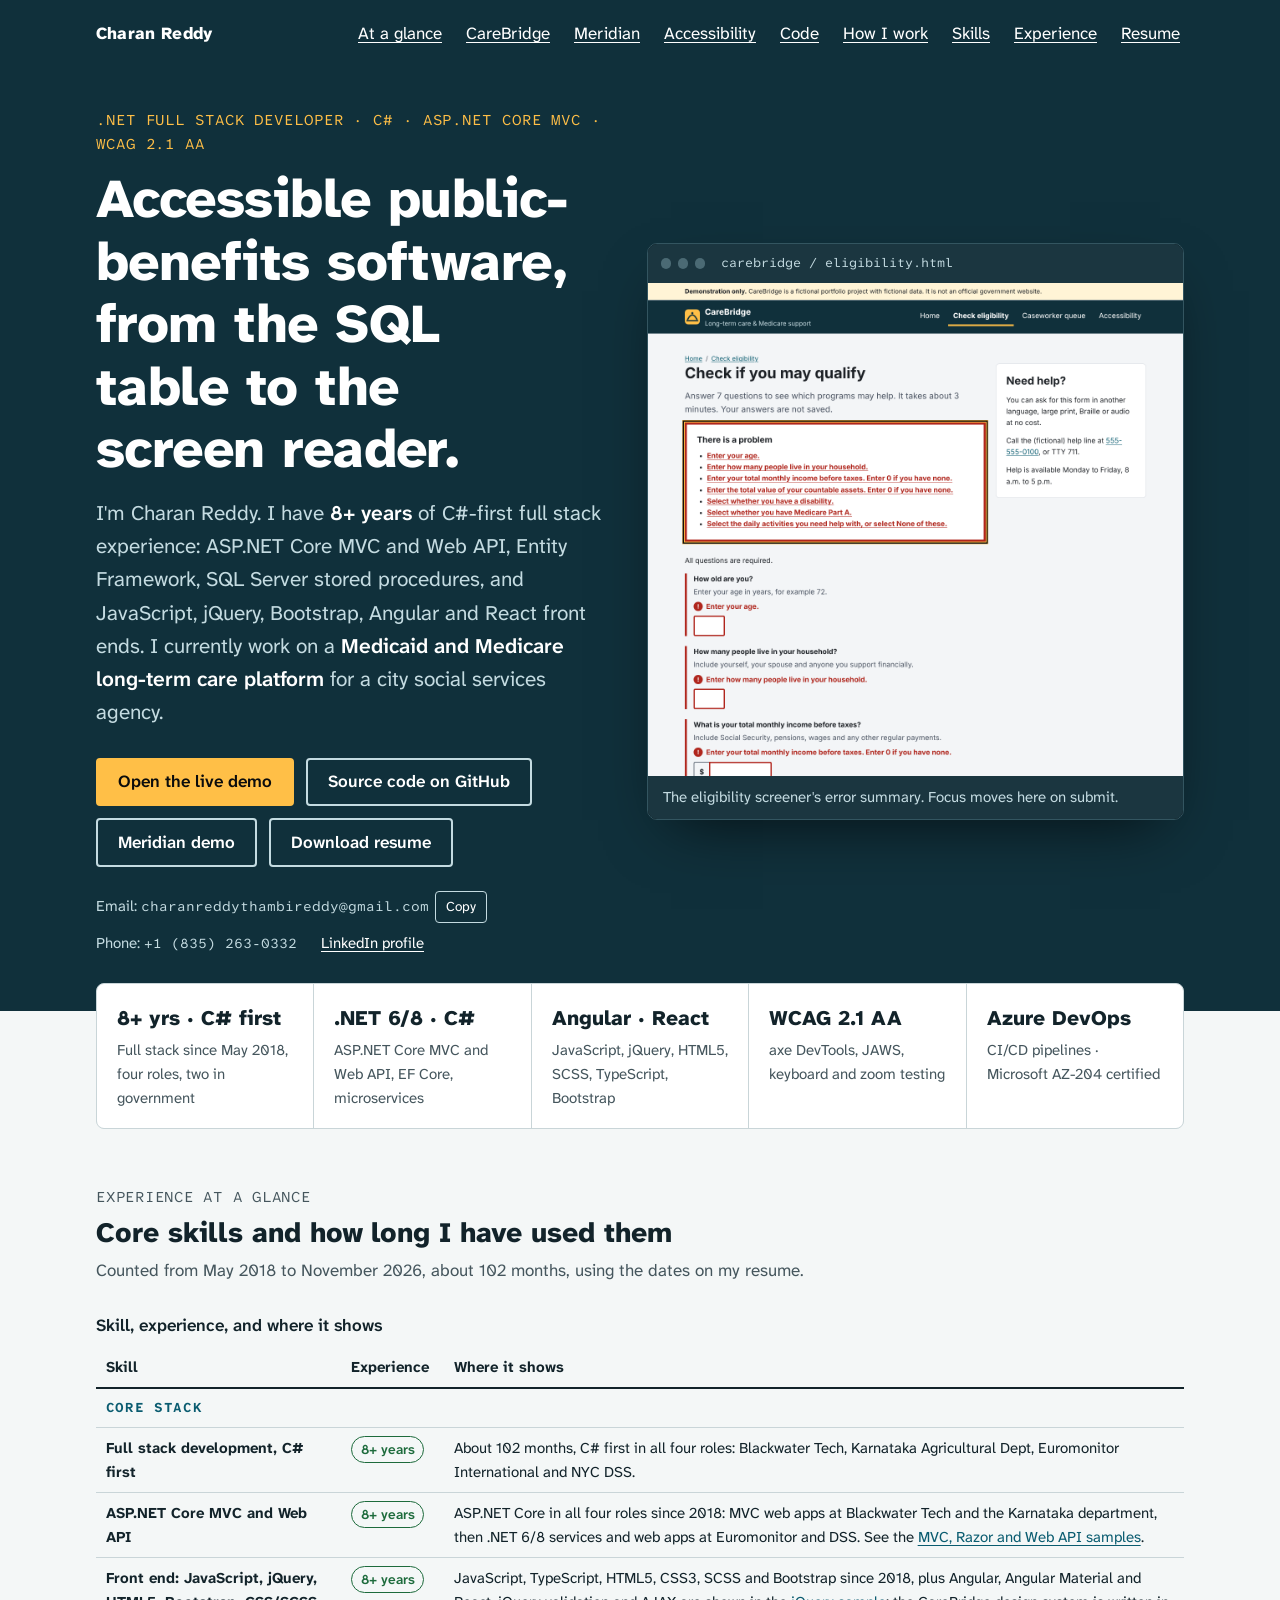
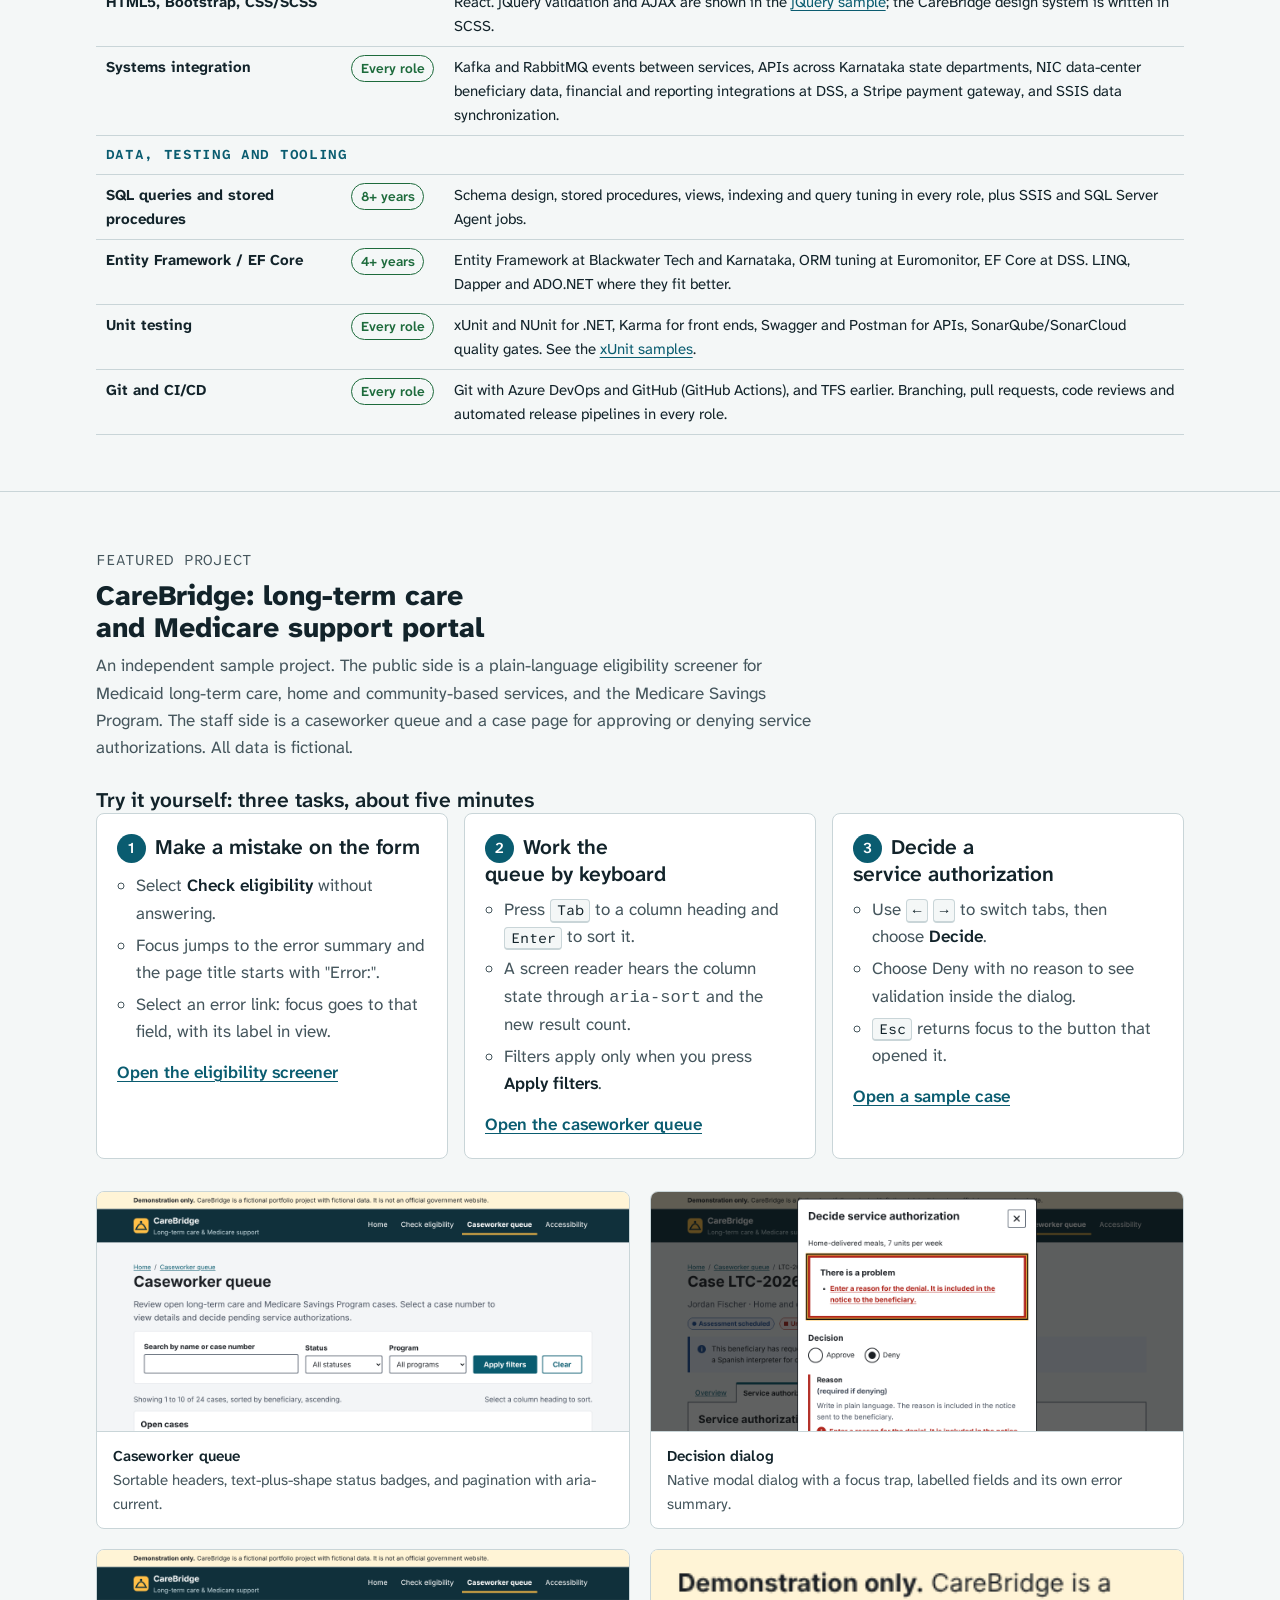
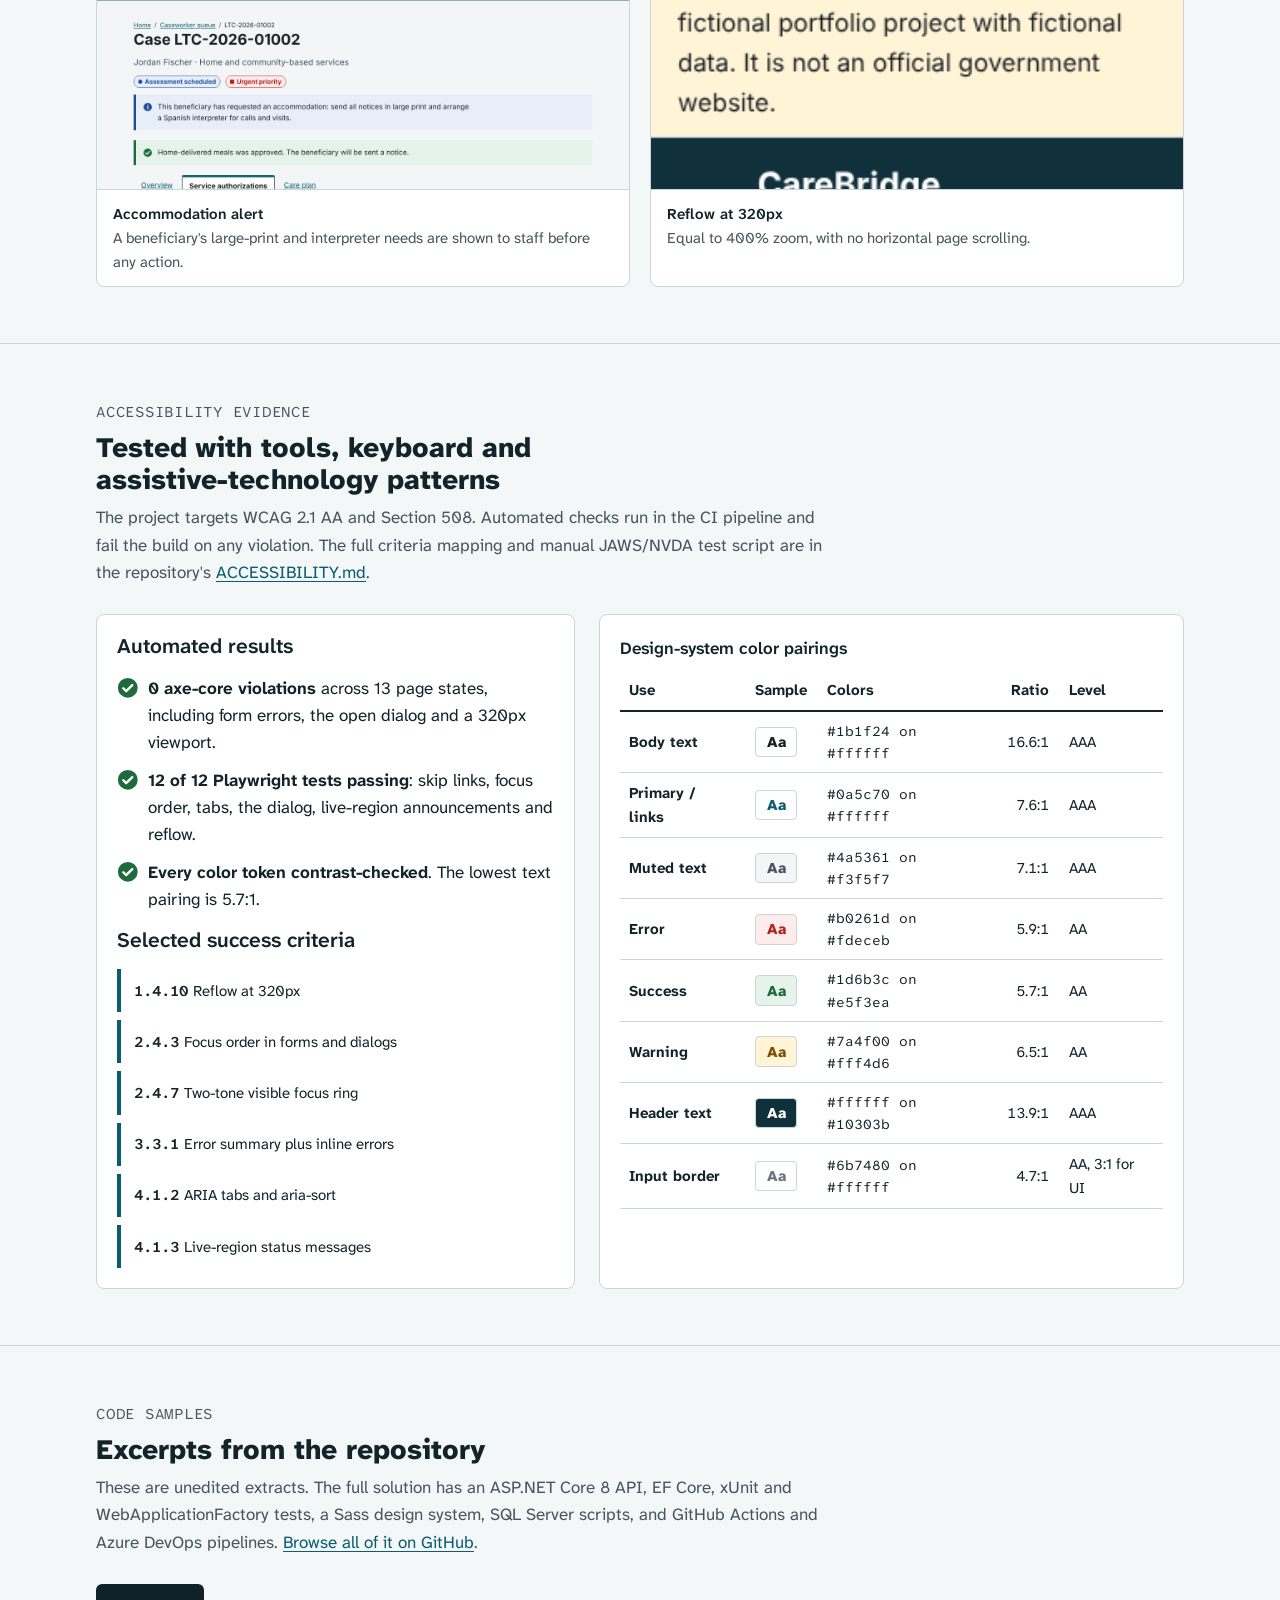
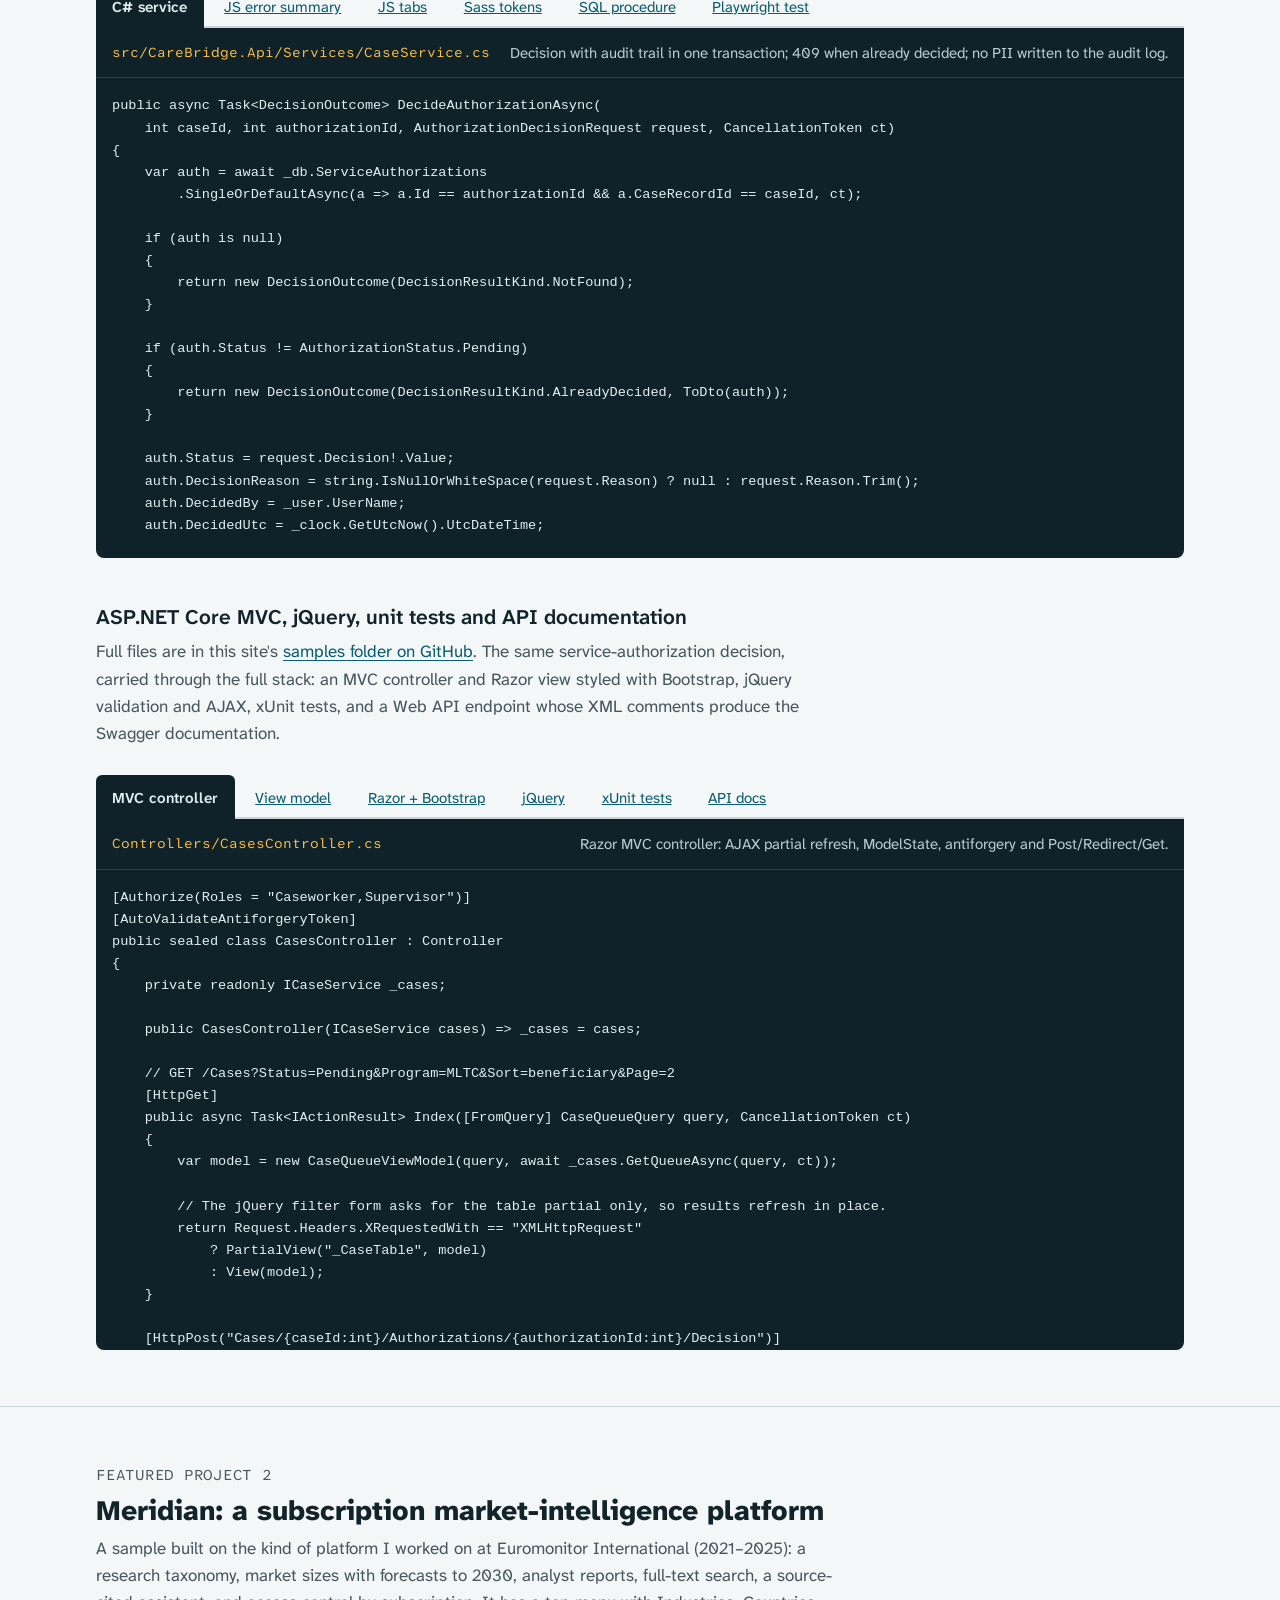
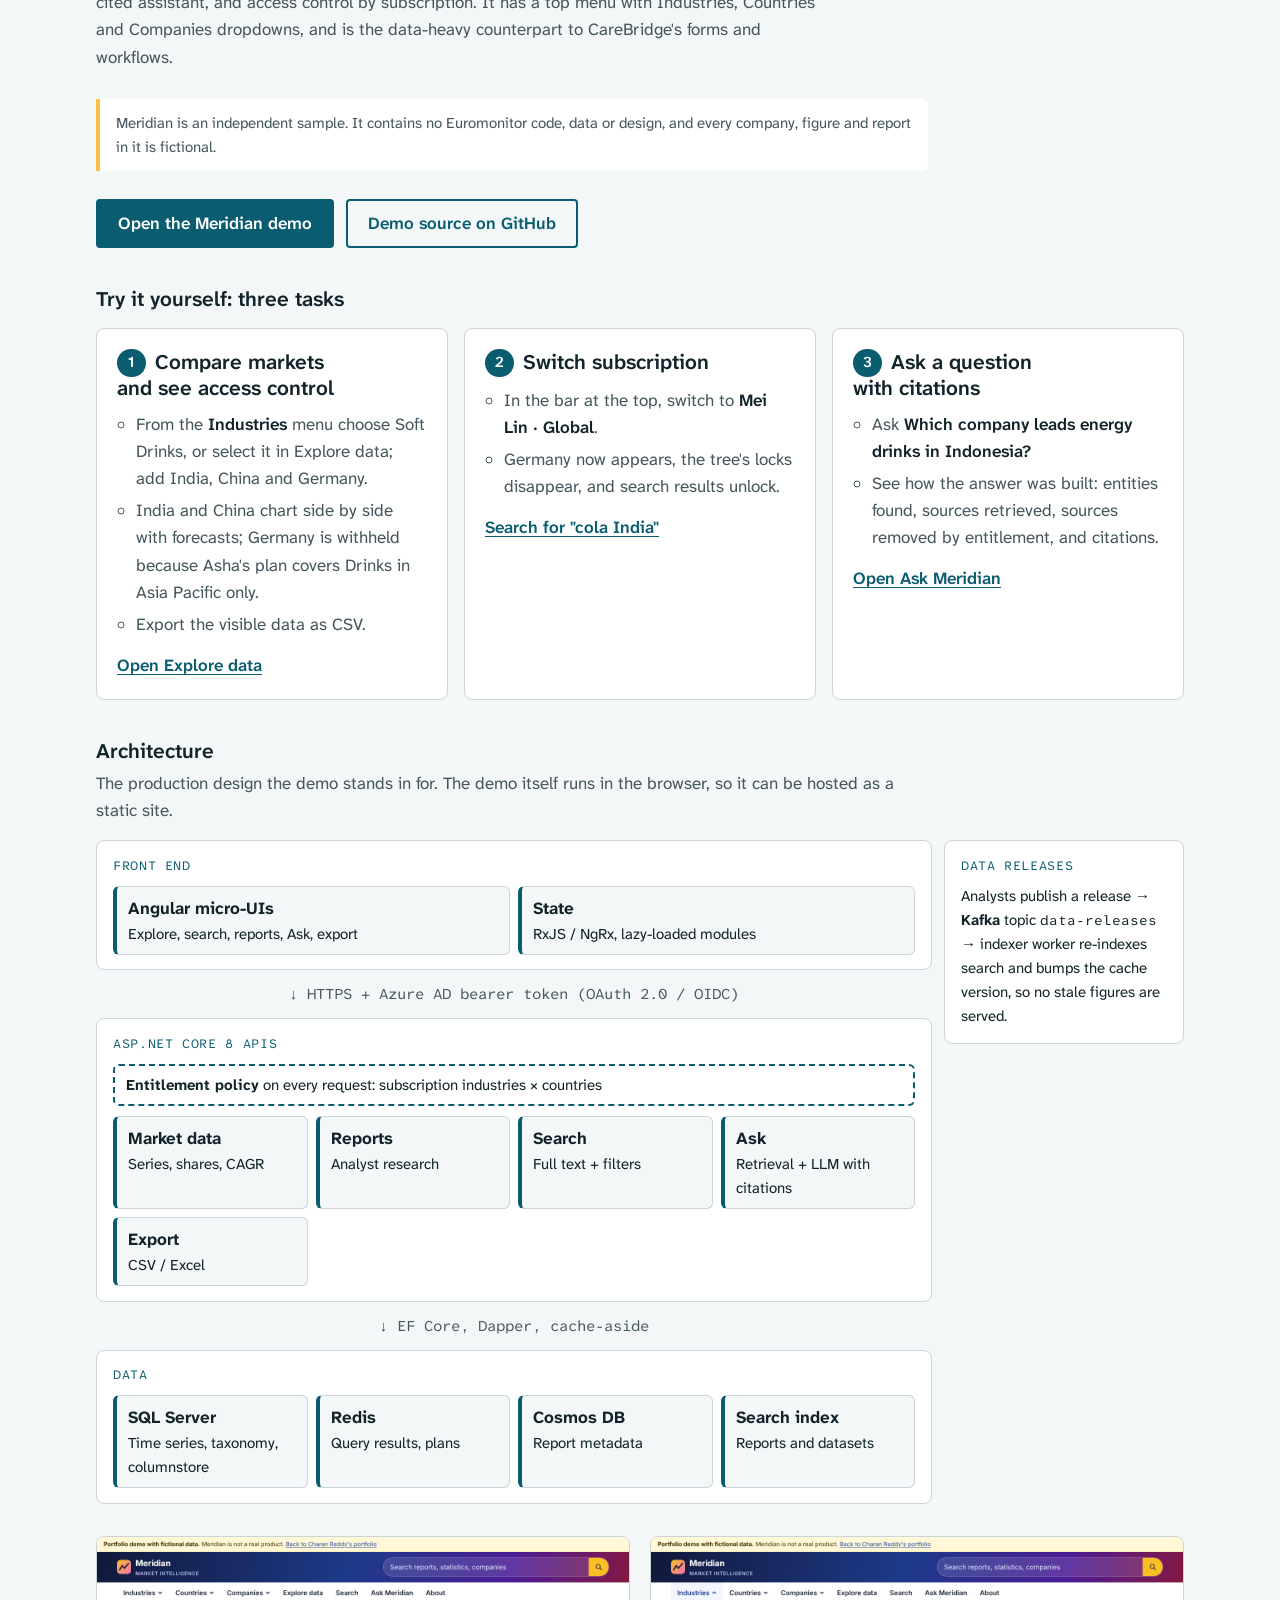
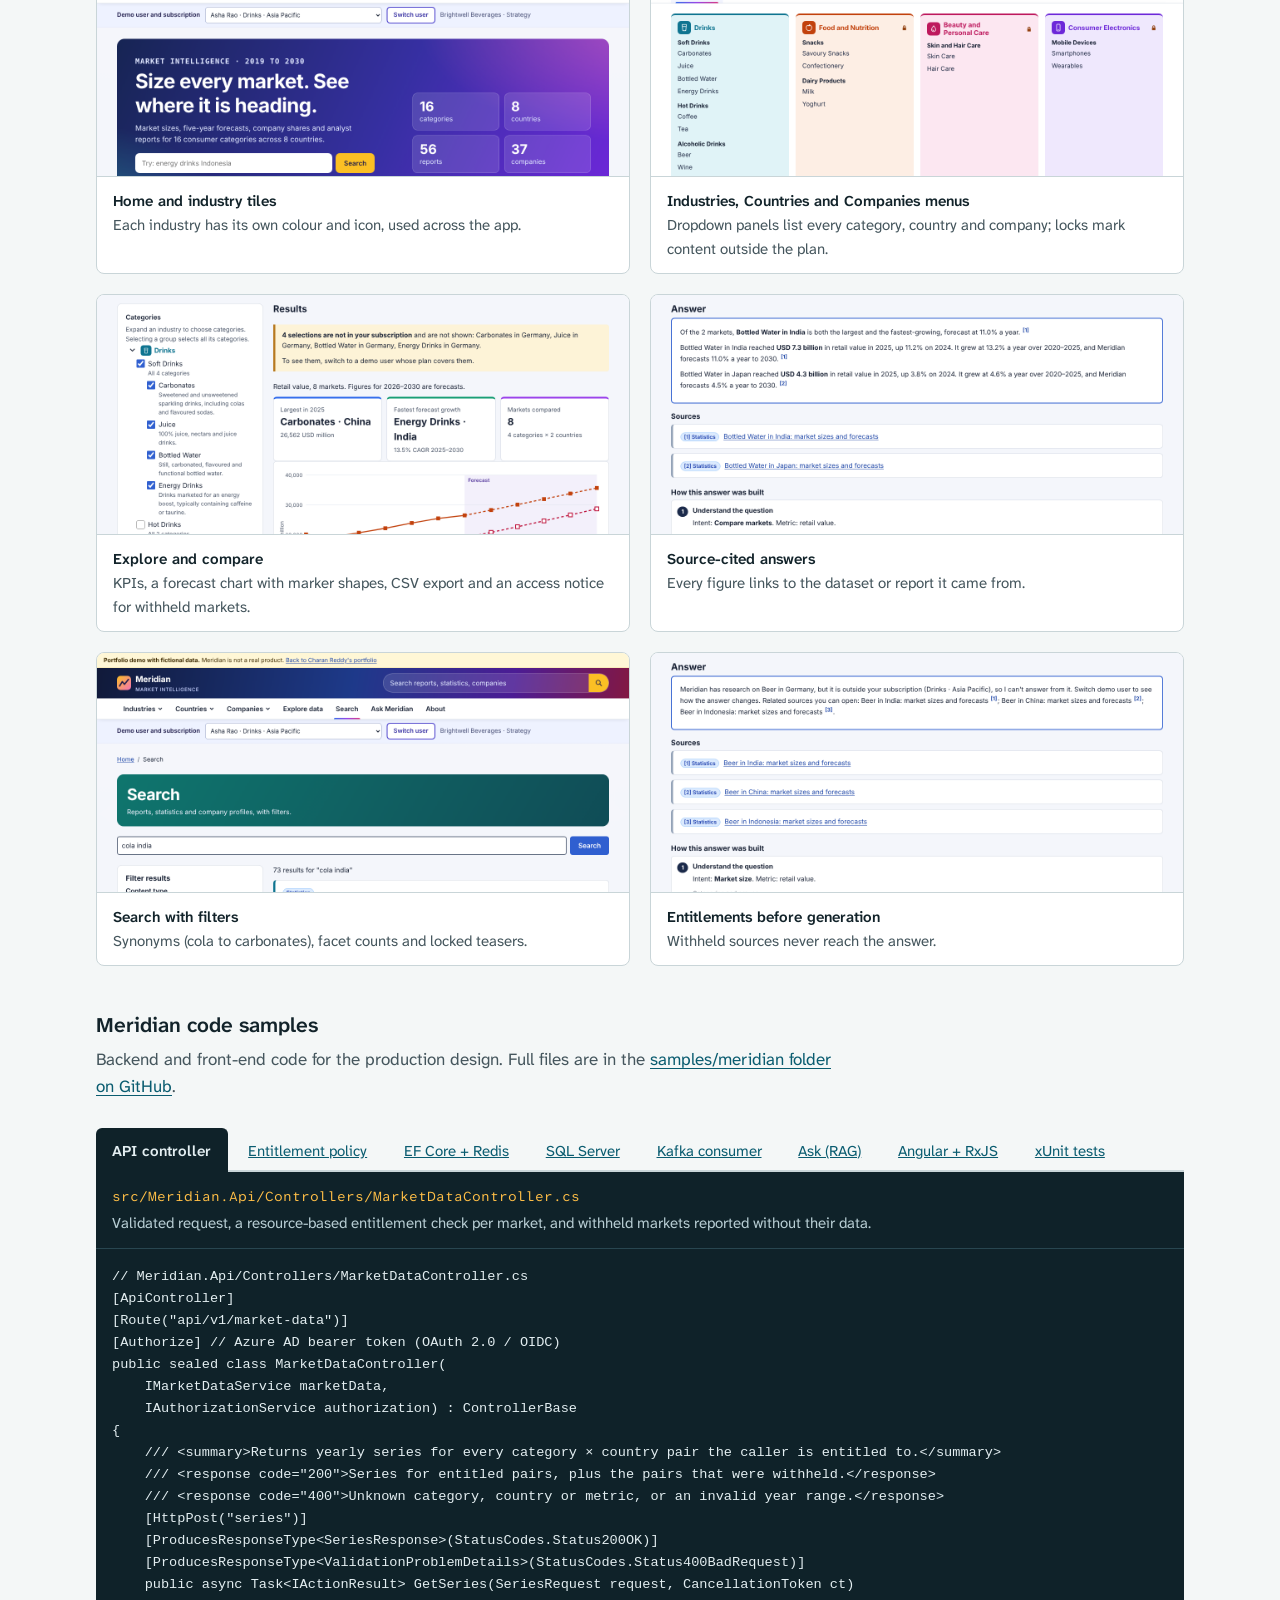
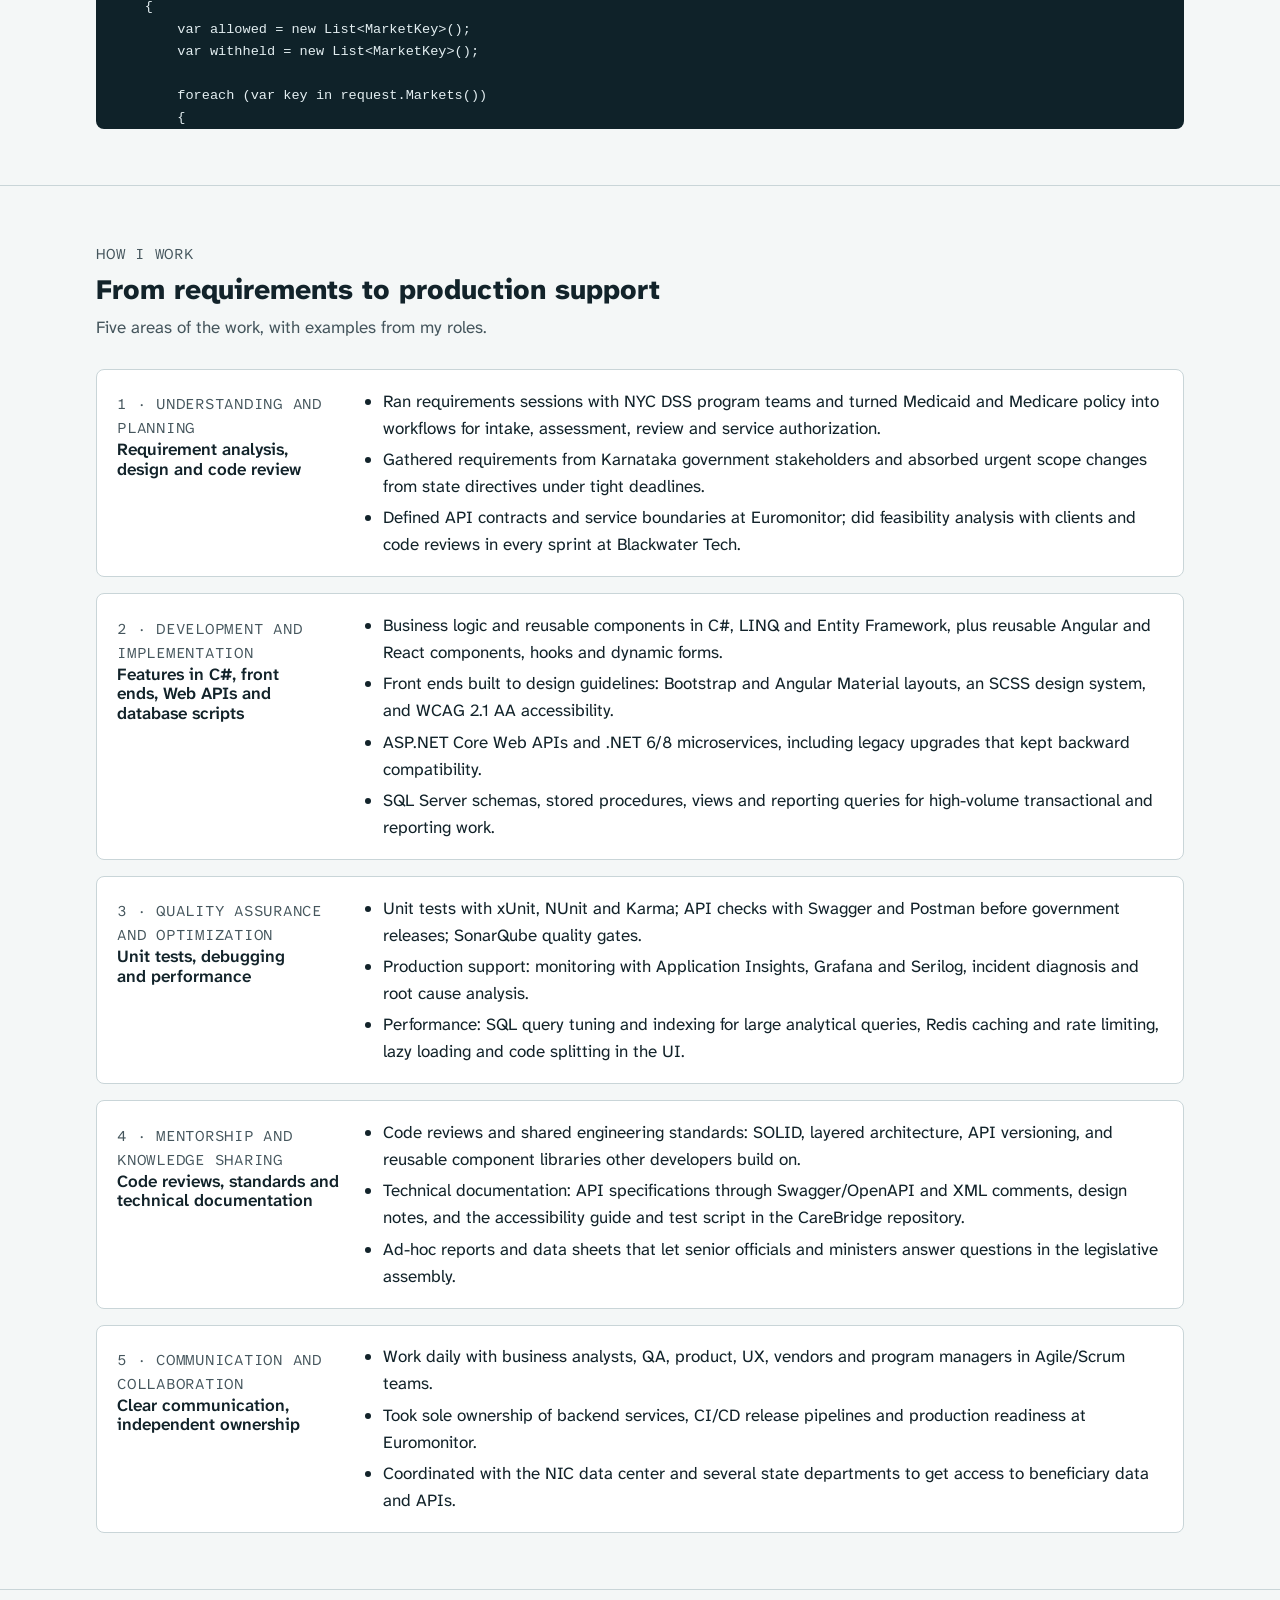
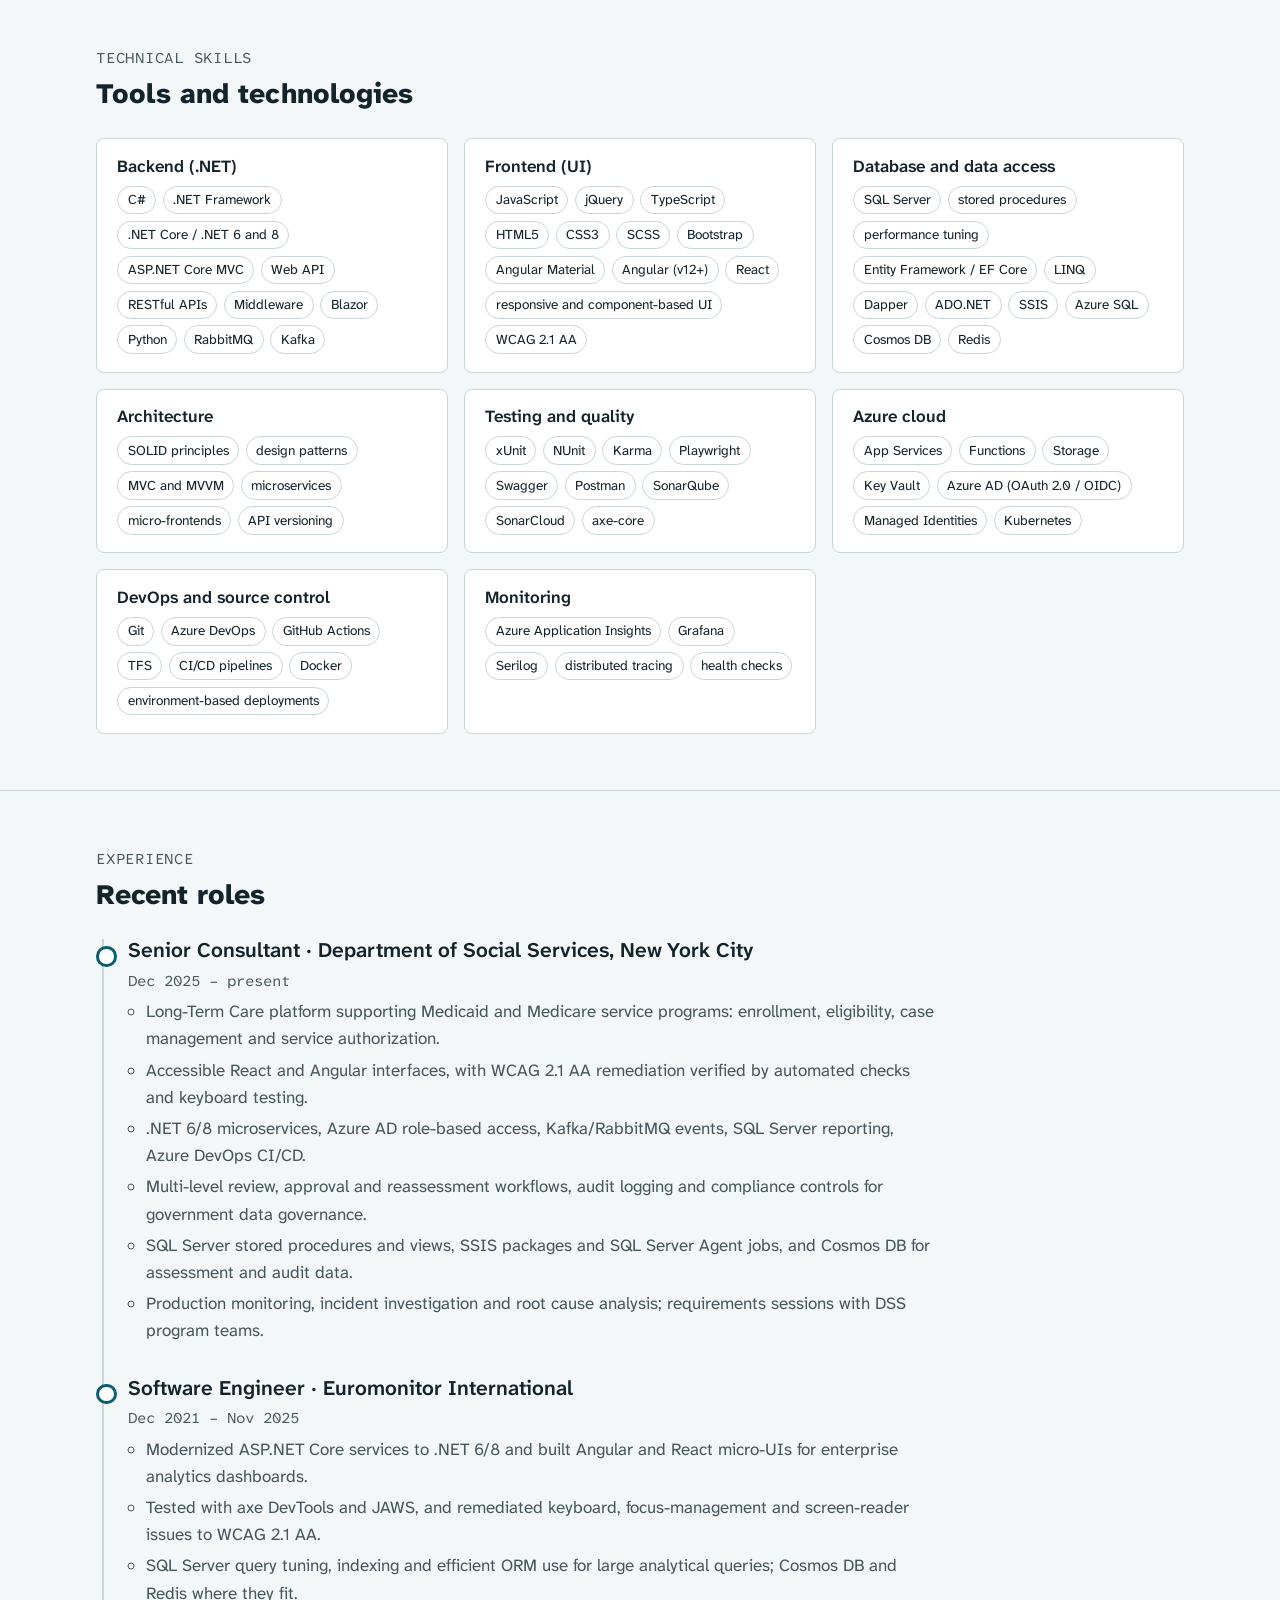
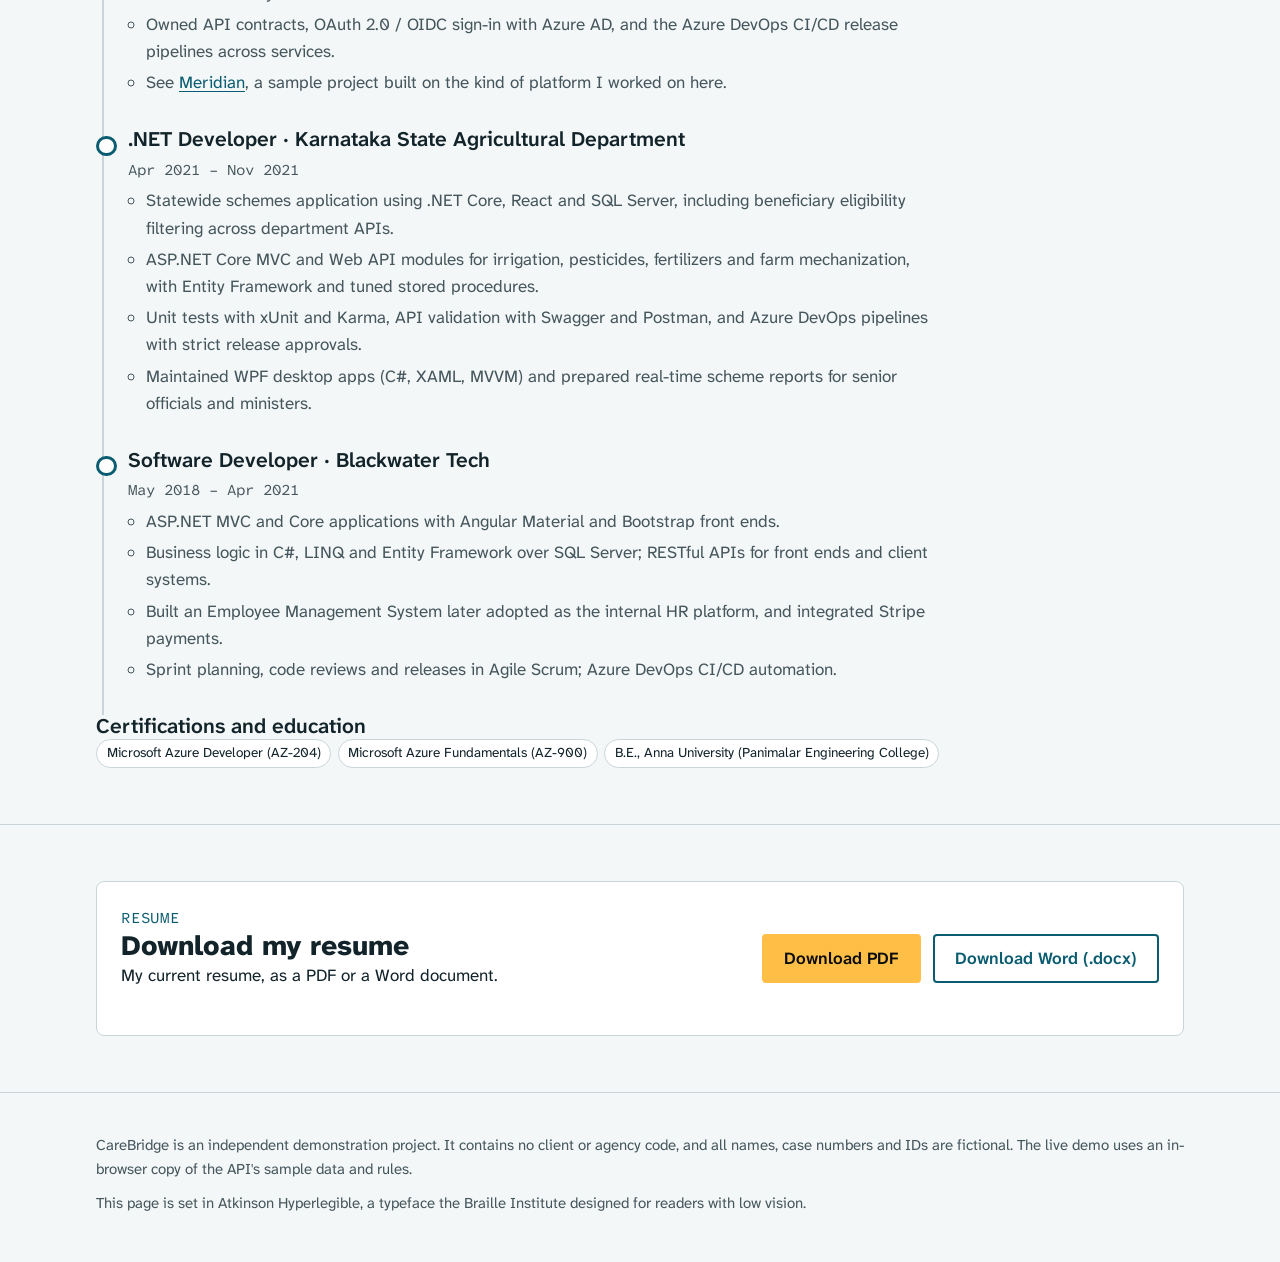
<file: index.html>
<!doctype html><html lang="en"><head><meta charset="utf-8"><meta name=viewport content="width=device-width,initial-scale=1,viewport-fit=cover"><style>:root{color-scheme:light;box-sizing:border-box;padding-top:env(safe-area-inset-top,0px);padding-bottom:env(safe-area-inset-bottom,0px)}html{scroll-padding-top:env(safe-area-inset-top,0px)}body{margin:0;padding:0;font:14px -apple-system,BlinkMacSystemFont,sans-serif;background:#fff;color:#000}img{max-width:100%}[hidden]:not([hidden=until-found i]){display:none!important}</style><title>Charan Reddy | .NET Full Stack Developer Portfolio</title>
<meta name="claude:viewport-fit-sides" content="cover">
<meta name="description" content="Charan Reddy, .NET Full Stack Developer: 8+ years of C# full stack work with ASP.NET Core MVC and Web API, Entity Framework, SQL Server stored procedures, JavaScript, jQuery, Bootstrap and SCSS, unit testing and Git.">
<link rel="preconnect" href="https://fonts.googleapis.com">
<link rel="preconnect" href="https://fonts.gstatic.com" crossorigin>
<link rel="stylesheet" href="https://fonts.googleapis.com/css2?family=Atkinson+Hyperlegible+Mono:wght@400;600&family=Atkinson+Hyperlegible+Next:ital,wght@0,400;0,600;0,800;1,400&display=swap">
<style>
/* Layout: one left-aligned reading column (max 70rem) with full-width bands; the live demo is the hero. */
:root {
  --bg: #f4f7f7;
  --surface: #ffffff;
  --ink: #12232a;
  --muted: #45565d;
  --line: #c9d5d8;
  --accent: #0a5c70;
  --accent-ink: #ffffff;
  --band: #10303b;
  --band-ink: #ffffff;
  --band-muted: #c4dbe1;
  --halo: #ffbf47;
  --halo-ink: #0b0c0c;
  --code-bg: #0f2229;
  --code-ink: #e3eef1;
  --ok: #1d6b3c;
  --font-body: "Atkinson Hyperlegible Next", "Atkinson Hyperlegible", Verdana, "Segoe UI", sans-serif;
  --font-mono: "Atkinson Hyperlegible Mono", ui-monospace, SFMono-Regular, Consolas, monospace;
  --step--1: 0.9375rem;
  --step-0: 1.0625rem;
  --step-1: 1.3rem;
  --step-2: 1.75rem;
  --step-3: clamp(2.1rem, 1.5rem + 2.6vw, 3.4rem);
}
@media (prefers-color-scheme: dark) {
  :root:not([data-theme="light"]) {
    --bg: #0c181d; --surface: #12242b; --ink: #e5eef0; --muted: #a8bcc2; --line: #2b4650;
    --accent: #7fd0e2; --accent-ink: #06222a; --band: #081216; --band-ink: #f1f7f8; --band-muted: #a9c5cc;
    --code-bg: #071216; --code-ink: #e3eef1; --ok: #7fd49b; color-scheme: dark;
  }
}
:root[data-theme="dark"] {
  --bg: #0c181d; --surface: #12242b; --ink: #e5eef0; --muted: #a8bcc2; --line: #2b4650;
  --accent: #7fd0e2; --accent-ink: #06222a; --band: #081216; --band-ink: #f1f7f8; --band-muted: #a9c5cc;
  --code-bg: #071216; --code-ink: #e3eef1; --ok: #7fd49b; color-scheme: dark;
}

* { box-sizing: border-box; }
body { background: var(--bg); color: var(--ink); font-family: var(--font-body); font-size: var(--step-0); line-height: 1.6; }
h1, h2, h3 { line-height: 1.15; text-wrap: balance; margin: 0; font-weight: 800; }
h2 { font-size: var(--step-2); }
h3 { font-size: var(--step-1); font-weight: 600; }
p, ul, ol { margin: 0; }
a { color: var(--accent); text-decoration-thickness: 1px; text-underline-offset: 0.18em; }
a:hover { text-decoration-thickness: 3px; }
:focus-visible { outline: 3px solid var(--halo-ink); outline-offset: 2px; box-shadow: 0 0 0 6px var(--halo); border-radius: 2px; }
.mono { font-family: var(--font-mono); font-size: 0.92em; }
.num { font-variant-numeric: tabular-nums; text-align: right; }
.sr-only { position: absolute; width: 1px; height: 1px; overflow: hidden; clip-path: inset(50%); white-space: nowrap; }

.wrap { max-width: 70rem; margin-inline: auto; padding-left: max(16px, env(safe-area-inset-left, 0px)); padding-right: max(16px, env(safe-area-inset-right, 0px)); }
.skip { position: absolute; left: 8px; top: 8px; z-index: 20; padding: 0.6rem 1rem; background: var(--halo); color: var(--halo-ink); font-weight: 600; transform: translateY(-200%); }
.skip:focus { transform: none; }

/* Top bar */
.topbar { background: var(--band); color: var(--band-ink); }
.topbar .wrap { display: flex; flex-wrap: wrap; align-items: center; justify-content: space-between; gap: 0.5rem 1.5rem; padding-block: 0.75rem; }
.topbar a { color: var(--band-ink); }
.brand { font-weight: 800; text-decoration: none; letter-spacing: 0.01em; display: inline-flex; align-items: center; min-height: 2.75rem; }
.topbar ul { display: flex; flex-wrap: wrap; gap: 0.25rem 1rem; list-style: none; padding: 0; }
.topbar li a { display: inline-flex; align-items: center; min-height: 2.75rem; padding-inline: 0.25rem; }

/* Hero */
.hero { background: var(--band); color: var(--band-ink); padding-block: 2.5rem 3.5rem; }
.hero .wrap { display: grid; gap: 2.5rem; align-items: center; }
@media (min-width: 60rem) { .hero .wrap { grid-template-columns: minmax(0, 1fr) minmax(0, 1.05fr); } }
.eyebrow { font-family: var(--font-mono); font-size: var(--step--1); letter-spacing: 0.06em; text-transform: uppercase; color: var(--halo); }
.hero h1 { font-size: var(--step-3); margin-block: 0.75rem 1rem; letter-spacing: -0.01em; }
.hero .lead { font-size: var(--step-1); color: var(--band-muted); max-width: 34rem; }
.hero .lead strong { color: var(--band-ink); font-weight: 600; }
.actions { display: flex; flex-wrap: wrap; gap: 0.75rem; margin-top: 1.75rem; }
.btn { display: inline-flex; align-items: center; justify-content: center; gap: 0.5rem; min-height: 2.75rem; padding: 0.55rem 1.25rem; border: 2px solid var(--halo); border-radius: 4px; background: var(--halo); color: var(--halo-ink); font-weight: 600; text-decoration: none; }
.btn:hover { text-decoration: underline; text-decoration-thickness: 2px; }
.btn.ghost { background: transparent; color: var(--band-ink); border-color: var(--band-muted); }
.contact { display: flex; flex-wrap: wrap; gap: 0.5rem 1.5rem; margin-top: 1.5rem; font-size: var(--step--1); color: var(--band-muted); }
.contact a { color: var(--band-ink); }
.contact > span { min-width: 0; max-width: 100%; }
.contact .mono { overflow-wrap: anywhere; word-break: break-all; }
.copy { min-height: 2rem; padding: 0.1rem 0.6rem; margin-left: 0.4rem; border: 1px solid var(--band-muted); border-radius: 4px; background: transparent; color: var(--band-ink); font: inherit; font-size: 0.85rem; cursor: pointer; }

/* Browser-framed screenshot of the demo */
.frame { margin: 0; border-radius: 10px; overflow: hidden; border: 1px solid #335560; background: #0a1418; box-shadow: 0 24px 60px -24px rgb(0 0 0 / 0.7); }
.frame-bar { display: flex; align-items: center; gap: 0.4rem; padding: 0.55rem 0.8rem; background: #1b3640; color: #c4dbe1; font-family: var(--font-mono); font-size: 0.8rem; }
.frame-bar i { width: 0.65rem; height: 0.65rem; border-radius: 50%; background: #4b6a74; }
.frame-bar span { margin-left: 0.6rem; overflow: hidden; text-overflow: ellipsis; white-space: nowrap; }
.frame img { display: block; width: 100%; height: auto; }
.frame figcaption { padding: 0.6rem 0.9rem; font-size: var(--step--1); color: #c4dbe1; background: #1b3640; }

/* Sections */
main section { padding-block: 3.5rem; border-bottom: 1px solid var(--line); }
.section-head { display: grid; gap: 0.5rem; margin-bottom: 1.75rem; max-width: 46rem; }
.section-head p { color: var(--muted); }
.kicker { font-family: var(--font-mono); font-size: var(--step--1); color: var(--accent); letter-spacing: 0.05em; text-transform: uppercase; }

/* Facts strip */
.facts { display: grid; grid-template-columns: repeat(auto-fit, minmax(13rem, 1fr)); gap: 1px; background: var(--line); border: 1px solid var(--line); border-radius: 8px; overflow: hidden; margin-top: -1.75rem; position: relative; }
.fact { background: var(--surface); padding: 1.1rem 1.25rem; display: grid; gap: 0.2rem; align-content: start; }
.fact b { font-size: var(--step-1); font-weight: 800; }
.fact span { color: var(--muted); font-size: var(--step--1); }

/* Try-it tasks */
.tasks { display: grid; gap: 1rem; grid-template-columns: repeat(auto-fit, minmax(17rem, 1fr)); list-style: none; padding: 0; counter-reset: task; }
.task { background: var(--surface); border: 1px solid var(--line); border-radius: 8px; padding: 1.25rem; display: grid; gap: 0.6rem; align-content: start; counter-increment: task; }
.task h3::before { content: counter(task); display: inline-grid; place-items: center; width: 1.8rem; height: 1.8rem; margin-right: 0.6rem; border-radius: 50%; background: var(--accent); color: var(--accent-ink); font-size: 0.95rem; vertical-align: 0.1em; }
.task ul { padding-left: 1.2rem; color: var(--muted); display: grid; gap: 0.3rem; }
.task ul strong { color: var(--ink); font-weight: 600; }
.task a.go { font-weight: 600; margin-top: 0.25rem; }
kbd { font-family: var(--font-mono); font-size: 0.85em; padding: 0.05rem 0.35rem; border: 1px solid var(--line); border-bottom-width: 2px; border-radius: 4px; background: var(--bg); color: var(--ink); }

/* Gallery */
.gallery { display: grid; gap: 1.25rem; margin-top: 2rem; }
@media (min-width: 44rem) { .gallery { grid-template-columns: repeat(2, minmax(0, 1fr)); } }
.shot--phone img { object-fit: contain; object-position: center top; background: var(--bg); }
.shot { margin: 0; background: var(--surface); border: 1px solid var(--line); border-radius: 8px; overflow: hidden; }
.shot img { display: block; width: 100%; height: 15rem; object-fit: cover; object-position: top left; border-bottom: 1px solid var(--line); }
.shot figcaption { padding: 0.75rem 1rem; font-size: var(--step--1); color: var(--muted); }
.shot figcaption b { color: var(--ink); display: block; font-weight: 600; }

/* Evidence */
.evidence { display: grid; gap: 1.5rem; }
@media (min-width: 56rem) { .evidence { grid-template-columns: minmax(0, 0.9fr) minmax(0, 1.1fr); } }
.panel { background: var(--surface); border: 1px solid var(--line); border-radius: 8px; padding: 1.25rem; display: grid; gap: 1rem; align-content: start; min-width: 0; }
.result-list { list-style: none; padding: 0; display: grid; gap: 0.65rem; }
.result-list li { display: grid; grid-template-columns: auto 1fr; gap: 0.6rem; align-items: start; }
.check { width: 1.35rem; height: 1.35rem; margin-top: 0.15rem; color: var(--ok); }
.table-scroll { overflow-x: auto; }
table { width: 100%; border-collapse: collapse; font-size: var(--step--1); }
caption { text-align: left; font-weight: 600; font-size: var(--step-0); padding-bottom: 0.5rem; }
th, td { text-align: left; padding: 0.5rem 0.6rem; border-bottom: 1px solid var(--line); vertical-align: middle; }
thead th { border-bottom: 2px solid var(--ink); white-space: nowrap; }
.swatch { display: inline-grid; place-items: center; width: 2.6rem; height: 1.9rem; border-radius: 4px; font-weight: 800; border: 1px solid var(--line); }
.wcag { display: grid; gap: 0.5rem; grid-template-columns: repeat(auto-fit, minmax(15rem, 1fr)); list-style: none; padding: 0; }
.wcag li { padding: 0.6rem 0.8rem; border-left: 4px solid var(--accent); background: var(--surface); border-radius: 0 6px 6px 0; font-size: var(--step--1); }
.wcag b { font-family: var(--font-mono); font-weight: 600; margin-right: 0.35rem; }

/* Code viewer */
.code-tabs { display: flex; flex-wrap: wrap; gap: 0.25rem; border-bottom: 2px solid var(--line); }
.code-tab { min-height: 2.75rem; padding: 0.4rem 0.9rem; border: 2px solid transparent; border-bottom: 0; border-radius: 6px 6px 0 0; margin-bottom: -2px; background: transparent; color: var(--accent); font: inherit; font-size: var(--step--1); text-decoration: underline; cursor: pointer; }
.code-tab[aria-selected="true"] { background: var(--code-bg); color: var(--code-ink); border-color: var(--code-bg); text-decoration: none; font-weight: 600; }
.code-panel { background: var(--code-bg); color: var(--code-ink); border-radius: 0 0 8px 8px; }
.code-meta { display: flex; flex-wrap: wrap; gap: 0.25rem 1rem; justify-content: space-between; padding: 0.8rem 1rem; border-bottom: 1px solid #284650; font-size: var(--step--1); color: #b7cdd3; }
.code-meta .mono { color: var(--halo); overflow-wrap: anywhere; min-width: 0; }
.code-scroll { overflow: auto; max-height: 30rem; }
.code-scroll pre { margin: 0; padding: 1rem; font-family: var(--font-mono); font-size: 0.85rem; line-height: 1.55; tab-size: 4; }

/* Skill cards */
.weights { display: grid; gap: 1rem; }
.weight { display: grid; gap: 0.5rem 1.5rem; background: var(--surface); border: 1px solid var(--line); border-radius: 8px; padding: 1.1rem 1.25rem; }
@media (min-width: 48rem) { .weight { grid-template-columns: 14rem minmax(0, 1fr); } }
.weight h3 { font-size: var(--step-0); }
.bar { height: 0.5rem; border-radius: 99px; background: var(--line); overflow: hidden; margin-top: 0.5rem; }
.bar span { display: block; height: 100%; background: var(--accent); }
.weight p { color: var(--muted); font-size: var(--step--1); margin-top: 0.3rem; }
.weight ul { padding-left: 1.1rem; display: grid; gap: 0.25rem; }

/* Experience timeline */
.timeline { list-style: none; padding: 0; display: grid; gap: 0; border-left: 2px solid var(--line); margin-left: 0.4rem; }
.role { position: relative; padding: 0 0 2rem 1.5rem; display: grid; gap: 0.35rem; max-width: 52rem; }
.role::before { content: ""; position: absolute; left: -0.5rem; top: 0.45rem; width: 0.9rem; height: 0.9rem; border-radius: 50%; background: var(--surface); border: 3px solid var(--accent); }
.role .when { font-family: var(--font-mono); font-size: var(--step--1); color: var(--muted); }
.role ul { padding-left: 1.1rem; display: grid; gap: 0.25rem; color: var(--muted); }
.chips { display: flex; flex-wrap: wrap; gap: 0.4rem; list-style: none; padding: 0; }
.chips li { padding: 0.15rem 0.6rem; border: 1px solid var(--line); border-radius: 99px; font-size: 0.85rem; background: var(--surface); }

footer { padding-block: 2.5rem 3rem; color: var(--muted); font-size: var(--step--1); }
footer .wrap { display: grid; gap: 0.6rem; }


/* Skills table, downloads, skill cards */
.req-table td, .req-table th { vertical-align: top; }
.req-table td:last-child { min-width: 16rem; }
.req-group th { background: var(--bg); font-family: var(--font-mono); font-size: 0.85rem; letter-spacing: 0.05em; text-transform: uppercase; color: var(--accent); }
.met { display: inline-flex; white-space: nowrap; align-items: center; gap: 0.35rem; padding: 0.1rem 0.55rem; border-radius: 99px; border: 1px solid var(--ok); color: var(--ok); font-weight: 600; font-size: 0.85rem; white-space: nowrap; }
.met svg { width: 0.9rem; height: 0.9rem; }
.note { color: var(--muted); font-size: var(--step--1); margin-top: 1rem; max-width: 52rem; }
.duty-tag { font-family: var(--font-mono); font-size: 0.8rem; color: var(--accent); letter-spacing: 0.05em; text-transform: uppercase; }
.skills-grid { display: grid; gap: 1rem; grid-template-columns: repeat(auto-fit, minmax(19rem, 1fr)); }
.skill-card { background: var(--surface); border: 1px solid var(--line); border-radius: 8px; padding: 1.1rem 1.25rem; display: grid; gap: 0.6rem; align-content: start; }
.skill-card h3 { font-size: var(--step-0); }
.resume-box { display: grid; gap: 1.25rem; background: var(--surface); border: 1px solid var(--line); border-radius: 8px; padding: 1.5rem; }
@media (min-width: 48rem) { .resume-box { grid-template-columns: minmax(0, 1fr) auto; align-items: center; } }
.resume-box .actions { margin-top: 0; }
.resume-box .btn.ghost { color: var(--accent); border-color: var(--accent); }
.dl-status { min-height: 1.5em; font-size: var(--step--1); color: var(--muted); }
.code-viewer + .code-viewer-head { margin-top: 3rem; }
.role h4 { font-size: var(--step--1); font-family: var(--font-mono); color: var(--muted); font-weight: 400; margin: 0.25rem 0 0; }


/* Meridian project */
.arch { display: grid; gap: 0.75rem; }
.arch-layer { border: 1px solid var(--line); border-radius: 8px; background: var(--surface); padding: 0.9rem 1rem; display: grid; gap: 0.6rem; }
.arch-layer > p:first-child { font-family: var(--font-mono); font-size: 0.8rem; letter-spacing: 0.05em; text-transform: uppercase; color: var(--accent); }
.arch-boxes { display: grid; gap: 0.5rem; grid-template-columns: repeat(auto-fit, minmax(10.5rem, 1fr)); list-style: none; padding: 0; }
.arch-boxes li { border: 1px solid var(--line); border-left: 4px solid var(--accent); border-radius: 6px; padding: 0.5rem 0.7rem; background: var(--bg); font-size: var(--step--1); }
.arch-boxes b { display: block; font-size: var(--step-0); }
.arch-policy { border: 2px dashed var(--accent); border-radius: 6px; padding: 0.45rem 0.7rem; font-size: var(--step--1); }
.arch-arrow { text-align: center; color: var(--muted); font-size: var(--step--1); font-family: var(--font-mono); }
.arch-arrow::before { content: "\2193  "; color: var(--accent); font-weight: 800; }
.arch-side { border: 1px solid var(--line); border-radius: 8px; background: var(--surface); padding: 0.9rem 1rem; font-size: var(--step--1); }
@media (min-width: 60rem) { .arch-wrap { display: grid; grid-template-columns: minmax(0, 1fr) 15rem; gap: 0.75rem; align-items: start; } }
.project-note { border-left: 4px solid var(--halo); background: var(--surface); padding: 0.75rem 1rem; border-radius: 0 6px 6px 0; font-size: var(--step--1); color: var(--muted); max-width: 52rem; }

@media (prefers-reduced-motion: reduce) { * { transition: none !important; animation: none !important; scroll-behavior: auto !important; } }
@media (forced-colors: active) { .task, .panel, .shot, .weight, .fact { border: 1px solid CanvasText; } :focus-visible { outline-color: Highlight; box-shadow: none; } }
</style>

</head><body>
<a class="skip" href="#main">Skip to main content</a>

<header class="topbar">
  <div class="wrap">
    <a class="brand" href="#top">Charan Reddy</a>
    <nav aria-label="Portfolio sections">
      <ul>
        <li><a href="#at-a-glance">At a glance</a></li>
        <li><a href="#project">CareBridge</a></li>
        <li><a href="#meridian">Meridian</a></li>
        <li><a href="#accessibility">Accessibility</a></li>
        <li><a href="#code">Code</a></li>
        <li><a href="#fit">How I work</a></li>
        <li><a href="#skills">Skills</a></li>
        <li><a href="#experience">Experience</a></li>
        <li><a href="#resume">Resume</a></li>
      </ul>
    </nav>
  </div>
</header>

<main id="main" tabindex="-1">
  <div class="hero" id="top">
    <div class="wrap">
      <div>
        <p class="eyebrow">.NET Full Stack Developer &#183; C# &#183; ASP.NET Core MVC &#183; WCAG 2.1 AA</p>
        <h1>Accessible public-benefits software, from the SQL table to the screen reader.</h1>
        <p class="lead">I'm Charan Reddy. I have <strong>8+ years</strong> of C#-first full stack experience: ASP.NET Core MVC and Web API, Entity Framework, SQL Server stored procedures, and JavaScript, jQuery, Bootstrap, Angular and React front ends. I currently work on a <strong>Medicaid and Medicare long-term care platform</strong> for a city social services agency.</p>
        <div class="actions">
          <a class="btn" href="demo/index.html">Open the live demo</a>
          <a class="btn ghost" href="https://github.com/Charan-Reddy-Thambireddy/carebridge-ltc-portal">Source code on GitHub</a>
          <a class="btn ghost" href="meridian/index.html">Meridian demo</a>
          <a class="btn ghost" href="#resume">Download resume</a>
        </div>
        <p class="contact">
          <span>Email: <span class="mono" id="email">charanreddythambireddy@gmail.com</span><button class="copy" type="button" data-copy="email" aria-label="Copy email address">Copy</button></span>
          <span>Phone: <span class="mono">+1 (835) 263-0332</span></span>
          <a href="https://www.linkedin.com/in/charan-reddy-thambireddy-729a70211/">LinkedIn profile</a>
        </p>
      </div>
      <figure class="frame">
        <div class="frame-bar" aria-hidden="true"><i></i><i></i><i></i><span>carebridge / eligibility.html</span></div>
        <img src="images/hero-eligibility.png" alt="CareBridge eligibility screener after an empty submit: a red-bordered 'There is a problem' summary lists seven errors as links, and each question shows its own inline error message." width="1280" height="1180">
        <figcaption>The eligibility screener's error summary. Focus moves here on submit.</figcaption>
      </figure>
    </div>
  </div>

  <div class="wrap">
    <div class="facts" role="list" aria-label="At a glance">
      <div class="fact" role="listitem"><b>8+ yrs &#183; C# first</b><span>Full stack since May 2018, four roles, two in government</span></div>
      <div class="fact" role="listitem"><b>.NET 6/8 &#183; C#</b><span>ASP.NET Core MVC and Web API, EF Core, microservices</span></div>
      <div class="fact" role="listitem"><b>Angular &#183; React</b><span>JavaScript, jQuery, HTML5, SCSS, TypeScript, Bootstrap</span></div>
      <div class="fact" role="listitem"><b>WCAG 2.1 AA</b><span>axe DevTools, JAWS, keyboard and zoom testing</span></div>
      <div class="fact" role="listitem"><b>Azure DevOps</b><span>CI/CD pipelines &#183; Microsoft AZ-204 certified</span></div>
    </div>
  </div>


  <section id="at-a-glance" aria-labelledby="glance-heading">
    <div class="wrap">
      <div class="section-head">
        <p class="kicker">Experience at a glance</p>
        <h2 id="glance-heading">Core skills and how long I have used them</h2>
        <p>Counted from May 2018 to November 2026, about 102 months, using the dates on my resume.</p>
      </div>
      <div class="table-scroll" role="region" aria-labelledby="glance-caption" tabindex="0">
        <table class="req-table">
          <caption id="glance-caption">Skill, experience, and where it shows</caption>
          <thead><tr><th scope="col">Skill</th><th scope="col">Experience</th><th scope="col">Where it shows</th></tr></thead>
          <tbody>
            <tr class="req-group"><th scope="rowgroup" colspan="3">Core stack</th></tr>
            <tr><th scope="row">Full stack development, C# first</th><td><span class="met">8+ years</span></td><td>About 102 months, C# first in all four roles: Blackwater Tech, Karnataka Agricultural Dept, Euromonitor International and NYC DSS.</td></tr>
            <tr><th scope="row">ASP.NET Core MVC and Web API</th><td><span class="met">8+ years</span></td><td>ASP.NET Core in all four roles since 2018: MVC web apps at Blackwater Tech and the Karnataka department, then .NET 6/8 services and web apps at Euromonitor and DSS. See the <a href="#mvc-heading">MVC, Razor and Web API samples</a>.</td></tr>
            <tr><th scope="row">Front end: JavaScript, jQuery, HTML5, Bootstrap, CSS/SCSS</th><td><span class="met">8+ years</span></td><td>JavaScript, TypeScript, HTML5, CSS3, SCSS and Bootstrap since 2018, plus Angular, Angular Material and React. jQuery validation and AJAX are shown in the <a href="#mvc-heading">jQuery sample</a>; the CareBridge design system is written in SCSS.</td></tr>
            <tr><th scope="row">Systems integration</th><td><span class="met">Every role</span></td><td>Kafka and RabbitMQ events between services, APIs across Karnataka state departments, NIC data-center beneficiary data, financial and reporting integrations at DSS, a Stripe payment gateway, and SSIS data synchronization.</td></tr>
            <tr class="req-group"><th scope="rowgroup" colspan="3">Data, testing and tooling</th></tr>
            <tr><th scope="row">SQL queries and stored procedures</th><td><span class="met">8+ years</span></td><td>Schema design, stored procedures, views, indexing and query tuning in every role, plus SSIS and SQL Server Agent jobs.</td></tr>
            <tr><th scope="row">Entity Framework / EF Core</th><td><span class="met">4+ years</span></td><td>Entity Framework at Blackwater Tech and Karnataka, ORM tuning at Euromonitor, EF Core at DSS. LINQ, Dapper and ADO.NET where they fit better.</td></tr>
            <tr><th scope="row">Unit testing</th><td><span class="met">Every role</span></td><td>xUnit and NUnit for .NET, Karma for front ends, Swagger and Postman for APIs, SonarQube/SonarCloud quality gates. See the <a href="#mvc-heading">xUnit samples</a>.</td></tr>
            <tr><th scope="row">Git and CI/CD</th><td><span class="met">Every role</span></td><td>Git with Azure DevOps and GitHub (GitHub Actions), and TFS earlier. Branching, pull requests, code reviews and automated release pipelines in every role.</td></tr>
          </tbody>
        </table>
      </div>
    </div>
  </section>

  <section id="project" aria-labelledby="project-heading">
    <div class="wrap">
      <div class="section-head">
        <p class="kicker">Featured project</p>
        <h2 id="project-heading">CareBridge: long-term care and Medicare support portal</h2>
        <p>An independent sample project. The public side is a plain-language eligibility screener for Medicaid long-term care, home and community-based services, and the Medicare Savings Program. The staff side is a caseworker queue and a case page for approving or denying service authorizations. All data is fictional.</p>
      </div>

      <h3 id="try-heading">Try it yourself: three tasks, about five minutes</h3>
      <p class="sr-only">Each task opens a page of the live demo.</p>
      <ol class="tasks" aria-labelledby="try-heading">
        <li class="task">
          <h3>Make a mistake on the form</h3>
          <ul>
            <li>Select <strong>Check eligibility</strong> without answering.</li>
            <li>Focus jumps to the error summary and the page title starts with "Error:".</li>
            <li>Select an error link: focus goes to that field, with its label in view.</li>
          </ul>
          <a class="go" href="demo/eligibility.html">Open the eligibility screener</a>
        </li>
        <li class="task">
          <h3>Work the queue by keyboard</h3>
          <ul>
            <li>Press <kbd>Tab</kbd> to a column heading and <kbd>Enter</kbd> to sort it.</li>
            <li>A screen reader hears the column state through <code>aria-sort</code> and the new result count.</li>
            <li>Filters apply only when you press <strong>Apply filters</strong>.</li>
          </ul>
          <a class="go" href="demo/cases.html">Open the caseworker queue</a>
        </li>
        <li class="task">
          <h3>Decide a service authorization</h3>
          <ul>
            <li>Use <kbd>&#8592;</kbd> <kbd>&#8594;</kbd> to switch tabs, then choose <strong>Decide</strong>.</li>
            <li>Choose Deny with no reason to see validation inside the dialog.</li>
            <li><kbd>Esc</kbd> returns focus to the button that opened it.</li>
          </ul>
          <a class="go" href="demo/case.html?id=6">Open a sample case</a>
        </li>
      </ol>

      <div class="gallery">
        <figure class="shot"><img src="images/05-caseworker-queue.png" alt="Caseworker queue table sorted by beneficiary, with status and priority badges that use both text and shape." loading="lazy" width="1280" height="1964"><figcaption><b>Caseworker queue</b>Sortable headers, text-plus-shape status badges, and pagination with aria-current.</figcaption></figure>
        <figure class="shot"><img src="images/07-decision-dialog-error.png" alt="Modal dialog titled Decide service authorization showing an error summary because Deny was selected without a reason." loading="lazy" width="1280" height="900"><figcaption><b>Decision dialog</b>Native modal dialog with a focus trap, labelled fields and its own error summary.</figcaption></figure>
        <figure class="shot"><img src="images/08-decision-confirmed.png" alt="Case page with an accommodation alert asking for large-print notices and a Spanish interpreter, and a confirmation that home-delivered meals was approved." loading="lazy" width="1280" height="1210"><figcaption><b>Accommodation alert</b>A beneficiary's large-print and interpreter needs are shown to staff before any action.</figcaption></figure>
        <figure class="shot shot--phone"><img src="images/10-mobile-320-queue.png" alt="The caseworker queue at 320 pixels wide, showing a collapsed menu button and the filter form stacked in one column." loading="lazy" width="320" height="720"><figcaption><b>Reflow at 320px</b>Equal to 400% zoom, with no horizontal page scrolling.</figcaption></figure>
      </div>
    </div>
  </section>

  <section id="accessibility" aria-labelledby="a11y-heading">
    <div class="wrap">
      <div class="section-head">
        <p class="kicker">Accessibility evidence</p>
        <h2 id="a11y-heading">Tested with tools, keyboard and assistive-technology patterns</h2>
        <p>The project targets WCAG 2.1 AA and Section 508. Automated checks run in the CI pipeline and fail the build on any violation. The full criteria mapping and manual JAWS/NVDA test script are in the repository's <a href="https://github.com/Charan-Reddy-Thambireddy/carebridge-ltc-portal/blob/main/ACCESSIBILITY.md">ACCESSIBILITY.md</a>.</p>
      </div>
      <div class="evidence">
        <div class="panel">
          <h3>Automated results</h3>
          <ul class="result-list">
            <li><svg class="check" viewBox="0 0 24 24" aria-hidden="true" focusable="false"><circle cx="12" cy="12" r="11" fill="currentColor"/><path d="m7 12.5 3.2 3.2L17 9" fill="none" stroke="var(--surface)" stroke-width="2.6" stroke-linecap="round" stroke-linejoin="round"/></svg><span><b>0 axe-core violations</b> across 13 page states, including form errors, the open dialog and a 320px viewport.</span></li>
            <li><svg class="check" viewBox="0 0 24 24" aria-hidden="true" focusable="false"><circle cx="12" cy="12" r="11" fill="currentColor"/><path d="m7 12.5 3.2 3.2L17 9" fill="none" stroke="var(--surface)" stroke-width="2.6" stroke-linecap="round" stroke-linejoin="round"/></svg><span><b>12 of 12 Playwright tests passing</b>: skip links, focus order, tabs, the dialog, live-region announcements and reflow.</span></li>
            <li><svg class="check" viewBox="0 0 24 24" aria-hidden="true" focusable="false"><circle cx="12" cy="12" r="11" fill="currentColor"/><path d="m7 12.5 3.2 3.2L17 9" fill="none" stroke="var(--surface)" stroke-width="2.6" stroke-linecap="round" stroke-linejoin="round"/></svg><span><b>Every color token contrast-checked</b>. The lowest text pairing is 5.7:1.</span></li>
          </ul>
          <h3>Selected success criteria</h3>
          <ul class="wcag">
            <li><b>1.4.10</b>Reflow at 320px</li>
            <li><b>2.4.3</b>Focus order in forms and dialogs</li>
            <li><b>2.4.7</b>Two-tone visible focus ring</li>
            <li><b>3.3.1</b>Error summary plus inline errors</li>
            <li><b>4.1.2</b>ARIA tabs and aria-sort</li>
            <li><b>4.1.3</b>Live-region status messages</li>
          </ul>
        </div>
        <div class="panel">
          <div class="table-scroll" role="region" aria-labelledby="contrast-caption" tabindex="0">
            <table>
              <caption id="contrast-caption">Design-system color pairings</caption>
              <thead><tr><th scope="col">Use</th><th scope="col">Sample</th><th scope="col">Colors</th><th scope="col" class="num">Ratio</th><th scope="col">Level</th></tr></thead>
              <tbody><tr><th scope="row">Body text</th><td><span class="swatch" data-fg="#1b1f24" data-bg="#ffffff">Aa</span></td><td class="mono">#1b1f24 on #ffffff</td><td class="num">16.6:1</td><td>AAA</td></tr><tr><th scope="row">Primary / links</th><td><span class="swatch" data-fg="#0a5c70" data-bg="#ffffff">Aa</span></td><td class="mono">#0a5c70 on #ffffff</td><td class="num">7.6:1</td><td>AAA</td></tr><tr><th scope="row">Muted text</th><td><span class="swatch" data-fg="#4a5361" data-bg="#f3f5f7">Aa</span></td><td class="mono">#4a5361 on #f3f5f7</td><td class="num">7.1:1</td><td>AAA</td></tr><tr><th scope="row">Error</th><td><span class="swatch" data-fg="#b0261d" data-bg="#fdeceb">Aa</span></td><td class="mono">#b0261d on #fdeceb</td><td class="num">5.9:1</td><td>AA</td></tr><tr><th scope="row">Success</th><td><span class="swatch" data-fg="#1d6b3c" data-bg="#e5f3ea">Aa</span></td><td class="mono">#1d6b3c on #e5f3ea</td><td class="num">5.7:1</td><td>AA</td></tr><tr><th scope="row">Warning</th><td><span class="swatch" data-fg="#7a4f00" data-bg="#fff4d6">Aa</span></td><td class="mono">#7a4f00 on #fff4d6</td><td class="num">6.5:1</td><td>AA</td></tr><tr><th scope="row">Header text</th><td><span class="swatch" data-fg="#ffffff" data-bg="#10303b">Aa</span></td><td class="mono">#ffffff on #10303b</td><td class="num">13.9:1</td><td>AAA</td></tr><tr><th scope="row">Input border</th><td><span class="swatch" data-fg="#6b7480" data-bg="#ffffff">Aa</span></td><td class="mono">#6b7480 on #ffffff</td><td class="num">4.7:1</td><td>AA, 3:1 for UI</td></tr></tbody>
            </table>
          </div>
        </div>
      </div>
    </div>
  </section>

  <section id="code" aria-labelledby="code-heading">
    <div class="wrap">
      <div class="section-head">
        <p class="kicker">Code samples</p>
        <h2 id="code-heading">Excerpts from the repository</h2>
        <p>These are unedited extracts. The full solution has an ASP.NET Core 8 API, EF Core, xUnit and WebApplicationFactory tests, a Sass design system, SQL Server scripts, and GitHub Actions and Azure DevOps pipelines. <a href="https://github.com/Charan-Reddy-Thambireddy/carebridge-ltc-portal">Browse all of it on GitHub</a>.</p>
      </div>
      <div class="code-viewer">
        <div class="code-tabs" role="tablist" aria-label="Code samples"><button type="button" role="tab" class="code-tab" id="code-tab-csharp" aria-controls="code-panel-csharp" aria-selected="true">C# service</button><button type="button" role="tab" class="code-tab" id="code-tab-js" aria-controls="code-panel-js" aria-selected="false" tabindex="-1">JS error summary</button><button type="button" role="tab" class="code-tab" id="code-tab-tabs" aria-controls="code-panel-tabs" aria-selected="false" tabindex="-1">JS tabs</button><button type="button" role="tab" class="code-tab" id="code-tab-sass" aria-controls="code-panel-sass" aria-selected="false" tabindex="-1">Sass tokens</button><button type="button" role="tab" class="code-tab" id="code-tab-sql" aria-controls="code-panel-sql" aria-selected="false" tabindex="-1">SQL procedure</button><button type="button" role="tab" class="code-tab" id="code-tab-test" aria-controls="code-panel-test" aria-selected="false" tabindex="-1">Playwright test</button></div>
          <div role="tabpanel" class="code-panel" id="code-panel-csharp" aria-labelledby="code-tab-csharp">
            <p class="code-meta"><span class="mono">src/CareBridge.Api/Services/CaseService.cs</span><span>Decision with audit trail in one transaction; 409 when already decided; no PII written to the audit log.</span></p>
            <div class="code-scroll" role="region" aria-label="C# service source code" tabindex="0"><pre><code>public async Task&lt;DecisionOutcome&gt; DecideAuthorizationAsync(
    int caseId, int authorizationId, AuthorizationDecisionRequest request, CancellationToken ct)
{
    var auth = await _db.ServiceAuthorizations
        .SingleOrDefaultAsync(a =&gt; a.Id == authorizationId &amp;&amp; a.CaseRecordId == caseId, ct);

    if (auth is null)
    {
        return new DecisionOutcome(DecisionResultKind.NotFound);
    }

    if (auth.Status != AuthorizationStatus.Pending)
    {
        return new DecisionOutcome(DecisionResultKind.AlreadyDecided, ToDto(auth));
    }

    auth.Status = request.Decision!.Value;
    auth.DecisionReason = string.IsNullOrWhiteSpace(request.Reason) ? null : request.Reason.Trim();
    auth.DecidedBy = _user.UserName;
    auth.DecidedUtc = _clock.GetUtcNow().UtcDateTime;

    // Never write PII into audit details; reference records by ID only.
    _audit.Record(
        action: $&quot;Authorization{auth.Status}&quot;,
        entityType: nameof(ServiceAuthorization),
        entityId: auth.Id.ToString(System.Globalization.CultureInfo.InvariantCulture),
        details: $&quot;Case {caseId}; service {auth.ServiceCode}&quot;);

    await _db.SaveChangesAsync(ct);
    return new DecisionOutcome(DecisionResultKind.Success, ToDto(auth));
}</code></pre></div>
          </div>
          <div role="tabpanel" class="code-panel" id="code-panel-js" aria-labelledby="code-tab-js" hidden>
            <p class="code-meta"><span class="mono">src/CareBridge.Api/wwwroot/js/a11y/form-errors.js</span><span>Error summary that takes focus, links to each field, and wires aria-invalid and aria-describedby.</span></p>
            <div class="code-scroll" role="region" aria-label="JS error summary source code" tabindex="0"><pre><code>export function showErrors(form, summary, errors) {
  clearErrors(form, summary);
  if (!errors.length) {
    return;
  }

  const list = summary.querySelector(&quot;ul&quot;);

  for (const { field, message } of errors) {
    const control = form.querySelector(`#${CSS.escape(field)}`);
    if (!control) {
      continue;
    }

    const group = control.closest(&quot;.bcn-form-group&quot;);
    const owner = describedElementFor(control);
    const messageEl = group?.querySelector(&quot;.bcn-error-message&quot;);

    group?.classList.add(&quot;bcn-form-group--error&quot;);

    // Mark every control in a radio/checkbox group invalid, not just the first.
    const controls = owner.tagName === &quot;FIELDSET&quot; ? owner.querySelectorAll(&quot;input&quot;) : [control];
    controls.forEach((c) =&gt; c.setAttribute(&quot;aria-invalid&quot;, &quot;true&quot;));

    if (messageEl) {
      messageEl.querySelector(&quot;[data-error-text]&quot;).textContent = message;
      messageEl.hidden = false;
      addToken(owner, &quot;aria-describedby&quot;, messageEl.id);
    }

    const item = document.createElement(&quot;li&quot;);
    const link = document.createElement(&quot;a&quot;);
    link.href = `#${field}`;
    link.textContent = message;
    link.addEventListener(&quot;click&quot;, (event) =&gt; {
      // Default anchor behaviour scrolls but does not reliably focus form controls, and it
      // hides the label/legend above the input. Focus the control and scroll its label into view.
      event.preventDefault();
      const label = owner.tagName === &quot;FIELDSET&quot;
        ? owner.querySelector(&quot;legend&quot;)
        : form.querySelector(`label[for=&quot;${CSS.escape(field)}&quot;]`);
      (label || control).scrollIntoView({ block: &quot;start&quot; });
      control.focus({ preventScroll: true });
    });
    item.append(link);
    list.append(item);
  }

  if (!document.title.startsWith(ERROR_TITLE_PREFIX)) {
    document.title = ERROR_TITLE_PREFIX + document.title;
  }

  summary.hidden = false;
  summary.focus();
}</code></pre></div>
          </div>
          <div role="tabpanel" class="code-panel" id="code-panel-tabs" aria-labelledby="code-tab-tabs" hidden>
            <p class="code-meta"><span class="mono">src/CareBridge.Api/wwwroot/js/a11y/tabs.js</span><span>WAI-ARIA tabs with roving tabindex, arrow keys, Home and End.</span></p>
            <div class="code-scroll" role="region" aria-label="JS tabs source code" tabindex="0"><pre><code>tab.addEventListener(&quot;keydown&quot;, (event) =&gt; {
  let next = null;
  switch (event.key) {
    case &quot;ArrowRight&quot;:
      next = (index + 1) % tabs.length;
      break;
    case &quot;ArrowLeft&quot;:
      next = (index - 1 + tabs.length) % tabs.length;
      break;
    case &quot;Home&quot;:
      next = 0;
      break;
    case &quot;End&quot;:
      next = tabs.length - 1;
      break;
    default:
      return;
  }
  event.preventDefault();
  select(next);
});</code></pre></div>
          </div>
          <div role="tabpanel" class="code-panel" id="code-panel-sass" aria-labelledby="code-tab-sass" hidden>
            <p class="code-meta"><span class="mono">src/CareBridge.Api/Styles/tokens/_mixins.scss</span><span>Two-tone focus ring and screen-reader-only utility from the design system.</span></p>
            <div class="code-scroll" role="region" aria-label="Sass tokens source code" tabindex="0"><pre><code>// Two-tone focus indicator (WCAG 2.4.7 Focus Visible, 2.4.11/2.4.13 in WCAG 2.2):
// a dark outline plus a yellow halo stays visible on light, dark and brand backgrounds.
@mixin focus-ring {
  outline: 3px solid var(--bcn-color-focus-ink);
  outline-offset: 2px;
  box-shadow: 0 0 0 6px var(--bcn-color-focus);
}

// Hides content visually while keeping it available to screen readers.
@mixin visually-hidden {
  position: absolute !important;
  width: 1px !important;
  height: 1px !important;
  margin: -1px !important;
  padding: 0 !important;
  overflow: hidden !important;
  clip: rect(0 0 0 0) !important;
  clip-path: inset(50%) !important;
  white-space: nowrap !important;
  border: 0 !important;
}</code></pre></div>
          </div>
          <div role="tabpanel" class="code-panel" id="code-panel-sql" aria-labelledby="code-tab-sql" hidden>
            <p class="code-meta"><span class="mono">database/002_stored_procedures.sql</span><span>Atomic decision + audit insert with UPDLOCK to serialize concurrent reviewers.</span></p>
            <div class="code-scroll" role="region" aria-label="SQL procedure source code" tabindex="0"><pre><code>CREATE OR ALTER PROCEDURE dbo.usp_DecideServiceAuthorization
    @CaseRecordId     INT,
    @AuthorizationId  INT,
    @Decision         NVARCHAR(20),
    @Reason           NVARCHAR(500) = NULL,
    @Actor            NVARCHAR(120),
    @CorrelationId    NVARCHAR(64)  = NULL
AS
BEGIN
    SET NOCOUNT ON;
    SET XACT_ABORT ON;

    IF @Decision NOT IN (N&#x27;Approved&#x27;, N&#x27;Denied&#x27;)
        THROW 50001, N&#x27;Decision must be Approved or Denied.&#x27;, 1;
    IF @Decision = N&#x27;Denied&#x27; AND NULLIF(LTRIM(RTRIM(@Reason)), N&#x27;&#x27;) IS NULL
        THROW 50002, N&#x27;A denial requires a reason.&#x27;, 1;

    BEGIN TRANSACTION;

    DECLARE @Current NVARCHAR(20);
    SELECT  @Current = Status
    FROM    dbo.ServiceAuthorization WITH (UPDLOCK, HOLDLOCK)   -- serialize concurrent decisions
    WHERE   Id = @AuthorizationId AND CaseRecordId = @CaseRecordId;

    IF @Current IS NULL BEGIN ROLLBACK; RETURN 1; END;
    IF @Current &lt;&gt; N&#x27;Pending&#x27; BEGIN ROLLBACK; RETURN 2; END;

    UPDATE  dbo.ServiceAuthorization
    SET     Status = @Decision,
            DecisionReason = NULLIF(LTRIM(RTRIM(@Reason)), N&#x27;&#x27;),
            DecidedBy = @Actor,
            DecidedUtc = SYSUTCDATETIME()
    WHERE   Id = @AuthorizationId;

    INSERT dbo.AuditEntry (TimestampUtc, Actor, Action, EntityType, EntityId, Details, CorrelationId)
    VALUES (SYSUTCDATETIME(), @Actor, N&#x27;Authorization&#x27; + @Decision, N&#x27;ServiceAuthorization&#x27;,
            CAST(@AuthorizationId AS NVARCHAR(40)), N&#x27;Case &#x27; + CAST(@CaseRecordId AS NVARCHAR(20)), @CorrelationId);

    COMMIT;
    RETURN 0;
END;</code></pre></div>
          </div>
          <div role="tabpanel" class="code-panel" id="code-panel-test" aria-labelledby="code-tab-test" hidden>
            <p class="code-meta"><span class="mono">tests/accessibility/a11y.spec.js</span><span>Automated check that the dialog manages focus, validates, and passes axe in its error state.</span></p>
            <div class="code-scroll" role="region" aria-label="Playwright test source code" tabindex="0"><pre><code>test(&quot;decision dialog manages focus, validates, and returns focus&quot;, async ({ page }) =&gt; {
  await page.goto(&quot;/case.html?id=5#tab-authorizations&quot;);
  const decide = page.getByRole(&quot;button&quot;, { name: /^Decide on / }).first();
  await decide.click();

  const dialog = page.getByRole(&quot;dialog&quot;, { name: &quot;Decide service authorization&quot; });
  await expect(dialog).toBeVisible();
  await expect(page.locator(&quot;#decision-approve&quot;)).toBeFocused();

  await page.getByLabel(&quot;Deny&quot;, { exact: true }).check();
  await dialog.getByRole(&quot;button&quot;, { name: &quot;Submit decision&quot; }).click();
  await expect(page.locator(&quot;#decision-error-summary&quot;)).toBeFocused();
  await expectNoViolations(page, &quot;decision dialog error state&quot;);

  await page.keyboard.press(&quot;Escape&quot;);
  await expect(dialog).toBeHidden();
  await expect(decide).toBeFocused();

  await decide.click();
  await page.getByLabel(&quot;Approve&quot;, { exact: true }).check();
  await dialog.getByRole(&quot;button&quot;, { name: &quot;Submit decision&quot; }).click();
  await expect(page.locator(&quot;#decision-notice&quot;)).toBeFocused();
  await expect(page.locator(&quot;#decision-notice&quot;)).toContainText(&quot;was approved&quot;);
});</code></pre></div>
          </div>
      </div>
      <div class="section-head code-viewer-head">
        <h3 id="mvc-heading">ASP.NET Core MVC, jQuery, unit tests and API documentation</h3>
        <p>Full files are in this site's <a href="https://github.com/Charan-Reddy-Thambireddy/portfolio/tree/main/samples">samples folder on GitHub</a>. The same service-authorization decision, carried through the full stack: an MVC controller and Razor view styled with Bootstrap, jQuery validation and AJAX, xUnit tests, and a Web API endpoint whose XML comments produce the Swagger documentation.</p>
      </div>
      <div class="code-viewer">
        <div class="code-tabs" role="tablist" aria-label="MVC, jQuery and testing samples"><button type="button" role="tab" class="code-tab" id="code-tab-mvc-ctrl" aria-controls="code-panel-mvc-ctrl" aria-selected="true">MVC controller</button><button type="button" role="tab" class="code-tab" id="code-tab-mvc-model" aria-controls="code-panel-mvc-model" aria-selected="false" tabindex="-1">View model</button><button type="button" role="tab" class="code-tab" id="code-tab-mvc-razor" aria-controls="code-panel-mvc-razor" aria-selected="false" tabindex="-1">Razor + Bootstrap</button><button type="button" role="tab" class="code-tab" id="code-tab-mvc-jq" aria-controls="code-panel-mvc-jq" aria-selected="false" tabindex="-1">jQuery</button><button type="button" role="tab" class="code-tab" id="code-tab-mvc-xunit" aria-controls="code-panel-mvc-xunit" aria-selected="false" tabindex="-1">xUnit tests</button><button type="button" role="tab" class="code-tab" id="code-tab-mvc-doc" aria-controls="code-panel-mvc-doc" aria-selected="false" tabindex="-1">API docs</button></div>
          <div role="tabpanel" class="code-panel" id="code-panel-mvc-ctrl" aria-labelledby="code-tab-mvc-ctrl">
            <p class="code-meta"><span class="mono">Controllers/CasesController.cs</span><span>Razor MVC controller: AJAX partial refresh, ModelState, antiforgery and Post/Redirect/Get.</span></p>
            <div class="code-scroll" role="region" aria-label="MVC controller source code" tabindex="0"><pre><code>[Authorize(Roles = &quot;Caseworker,Supervisor&quot;)]
[AutoValidateAntiforgeryToken]
public sealed class CasesController : Controller
{
    private readonly ICaseService _cases;

    public CasesController(ICaseService cases) =&gt; _cases = cases;

    // GET /Cases?Status=Pending&amp;Program=MLTC&amp;Sort=beneficiary&amp;Page=2
    [HttpGet]
    public async Task&lt;IActionResult&gt; Index([FromQuery] CaseQueueQuery query, CancellationToken ct)
    {
        var model = new CaseQueueViewModel(query, await _cases.GetQueueAsync(query, ct));

        // The jQuery filter form asks for the table partial only, so results refresh in place.
        return Request.Headers.XRequestedWith == &quot;XMLHttpRequest&quot;
            ? PartialView(&quot;_CaseTable&quot;, model)
            : View(model);
    }

    [HttpPost(&quot;Cases/{caseId:int}/Authorizations/{authorizationId:int}/Decision&quot;)]
    public async Task&lt;IActionResult&gt; Decide(
        int caseId, int authorizationId, DecisionFormModel form, CancellationToken ct)
    {
        if (!ModelState.IsValid)
        {
            // Redisplay with server-side errors; the same rules also run client-side.
            ViewData[&quot;CaseId&quot;] = caseId;
            ViewData[&quot;AuthorizationId&quot;] = authorizationId;
            return View(&quot;Details&quot;, await _cases.GetDetailsAsync(caseId, form, ct));
        }

        var outcome = await _cases.DecideAuthorizationAsync(caseId, authorizationId, form.ToRequest(), ct);

        switch (outcome.Kind)
        {
            case DecisionResultKind.NotFound:
                return NotFound();
            case DecisionResultKind.AlreadyDecided:
                TempData[&quot;Notice&quot;] = &quot;Another reviewer already decided this authorization.&quot;;
                break;
            default:
                TempData[&quot;Notice&quot;] = $&quot;{outcome.Authorization!.ServiceName} was {outcome.Authorization.Status.ToString().ToLowerInvariant()}.&quot;;
                break;
        }

        // Post/Redirect/Get: a browser refresh never re-submits the decision.
        return RedirectToAction(nameof(Details), new { id = caseId });
    }
}</code></pre></div>
          </div>
          <div role="tabpanel" class="code-panel" id="code-panel-mvc-model" aria-labelledby="code-tab-mvc-model" hidden>
            <p class="code-meta"><span class="mono">Models/DecisionFormModel.cs</span><span>Data annotations plus a cross-field rule through IValidatableObject.</span></p>
            <div class="code-scroll" role="region" aria-label="View model source code" tabindex="0"><pre><code>public sealed class DecisionFormModel : IValidatableObject
{
    [Required(ErrorMessage = &quot;Select approve or deny.&quot;)]
    public AuthorizationStatus? Decision { get; set; }

    [Display(Name = &quot;Reason&quot;)]
    [StringLength(500, ErrorMessage = &quot;The reason must be 500 characters or fewer.&quot;)]
    public string? Reason { get; set; }

    // Cross-field rule. jQuery mirrors it client-side through the &quot;requiredif&quot; adapter.
    public IEnumerable&lt;ValidationResult&gt; Validate(ValidationContext context)
    {
        if (Decision == AuthorizationStatus.Denied &amp;&amp; string.IsNullOrWhiteSpace(Reason))
        {
            yield return new ValidationResult(
                &quot;Enter a reason for the denial. It is included in the notice to the beneficiary.&quot;,
                new[] { nameof(Reason) });
        }
    }

    public AuthorizationDecisionRequest ToRequest() =&gt; new()
    {
        Decision = Decision,
        Reason = Reason
    };
}</code></pre></div>
          </div>
          <div role="tabpanel" class="code-panel" id="code-panel-mvc-razor" aria-labelledby="code-tab-mvc-razor" hidden>
            <p class="code-meta"><span class="mono">Views/Cases/_DecisionForm.cshtml</span><span>Tag helpers, Bootstrap 5 form classes, validation summary and data-val attributes.</span></p>
            <div class="code-scroll" role="region" aria-label="Razor + Bootstrap source code" tabindex="0"><pre><code>@model DecisionFormModel
@{
    var caseId = (int)ViewData[&quot;CaseId&quot;]!;
    var authorizationId = (int)ViewData[&quot;AuthorizationId&quot;]!;
}

@* The form tag helper adds the antiforgery token; tag helpers emit data-val-* for jQuery. *@
&lt;form asp-controller=&quot;Cases&quot; asp-action=&quot;Decide&quot;
      asp-route-caseId=&quot;@caseId&quot; asp-route-authorizationId=&quot;@authorizationId&quot;
      method=&quot;post&quot; id=&quot;decision-form&quot; novalidate&gt;

    &lt;div asp-validation-summary=&quot;All&quot; id=&quot;decision-error-summary&quot;
         class=&quot;alert alert-danger&quot; role=&quot;alert&quot; tabindex=&quot;-1&quot;&gt;&lt;/div&gt;

    &lt;fieldset class=&quot;mb-3&quot;&gt;
        &lt;legend class=&quot;h5&quot;&gt;Decision&lt;/legend&gt;
        &lt;div class=&quot;form-check form-check-inline&quot;&gt;
            &lt;input asp-for=&quot;Decision&quot; type=&quot;radio&quot; value=&quot;Approved&quot; id=&quot;decision-approve&quot; class=&quot;form-check-input&quot; /&gt;
            &lt;label class=&quot;form-check-label&quot; for=&quot;decision-approve&quot;&gt;Approve&lt;/label&gt;
        &lt;/div&gt;
        &lt;div class=&quot;form-check form-check-inline&quot;&gt;
            &lt;input asp-for=&quot;Decision&quot; type=&quot;radio&quot; value=&quot;Denied&quot; id=&quot;decision-deny&quot; class=&quot;form-check-input&quot; /&gt;
            &lt;label class=&quot;form-check-label&quot; for=&quot;decision-deny&quot;&gt;Deny&lt;/label&gt;
        &lt;/div&gt;
        &lt;span asp-validation-for=&quot;Decision&quot; class=&quot;invalid-feedback d-block&quot;&gt;&lt;/span&gt;
    &lt;/fieldset&gt;

    &lt;div class=&quot;mb-3&quot;&gt;
        &lt;label asp-for=&quot;Reason&quot; class=&quot;form-label&quot;&gt;&lt;/label&gt;
        &lt;div id=&quot;reason-hint&quot; class=&quot;form-text&quot;&gt;Required if denying. Write in plain language.&lt;/div&gt;
        &lt;textarea asp-for=&quot;Reason&quot; class=&quot;form-control&quot; rows=&quot;4&quot; maxlength=&quot;500&quot;
                  aria-describedby=&quot;reason-hint reason-count&quot;
                  data-val-requiredif=&quot;Enter a reason for the denial. It is included in the notice to the beneficiary.&quot;
                  data-val-requiredif-dependson=&quot;Decision&quot;
                  data-val-requiredif-value=&quot;Denied&quot;&gt;&lt;/textarea&gt;
        &lt;span asp-validation-for=&quot;Reason&quot; class=&quot;invalid-feedback d-block&quot;&gt;&lt;/span&gt;
        &lt;div id=&quot;reason-count&quot; class=&quot;form-text&quot;&gt;You have 500 characters remaining&lt;/div&gt;
    &lt;/div&gt;

    &lt;button type=&quot;submit&quot; class=&quot;btn btn-primary&quot;&gt;Submit decision&lt;/button&gt;
    &lt;a asp-action=&quot;Details&quot; asp-route-id=&quot;@caseId&quot; class=&quot;btn btn-outline-secondary&quot;&gt;Cancel&lt;/a&gt;
&lt;/form&gt;</code></pre></div>
          </div>
          <div role="tabpanel" class="code-panel" id="code-panel-mvc-jq" aria-labelledby="code-tab-mvc-jq" hidden>
            <p class="code-meta"><span class="mono">wwwroot/js/case-queue.js</span><span>A custom unobtrusive-validation adapter, error-summary focus, and AJAX filtering.</span></p>
            <div class="code-scroll" role="region" aria-label="jQuery source code" tabindex="0"><pre><code>// wwwroot/js/case-queue.js (jQuery 3.7, jquery.validate and jquery.validate.unobtrusive)
$(function () {
  // 1. Client-side mirror of DecisionFormModel.Validate: a reason is required when denying.
  $.validator.addMethod(&quot;requiredif&quot;, function (value, element, params) {
    const chosen = $(element).closest(&quot;form&quot;).find(`input[name=&quot;${params.dependsOn}&quot;]:checked`).val();
    return chosen !== params.value || $.trim(value).length &gt; 0;
  });
  $.validator.unobtrusive.adapters.add(&quot;requiredif&quot;, [&quot;dependson&quot;, &quot;value&quot;], function (options) {
    options.rules.requiredif = { dependsOn: options.params.dependson, value: options.params.value };
    options.messages.requiredif = options.message;
  });

  const $decision = $(&quot;#decision-form&quot;);

  // Re-check the reason when the decision changes, but only once an error is showing.
  $decision.on(&quot;change&quot;, &#x27;input[name=&quot;Decision&quot;]&#x27;, function () {
    const $reason = $decision.find(&quot;#Reason&quot;);
    if ($reason.hasClass(&quot;input-validation-error&quot;)) {
      $reason.valid();
    }
  });

  // Unobtrusive validation fills the summary first; then move focus to it (WCAG 3.3.1).
  $decision.on(&quot;invalid-form.validate&quot;, function () {
    setTimeout(() =&gt; $(&quot;#decision-error-summary&quot;).trigger(&quot;focus&quot;), 0);
  });

  $decision.on(&quot;input&quot;, &quot;#Reason&quot;, function () {
    $(&quot;#reason-count&quot;).text(`You have ${500 - this.value.length} characters remaining`);
  });

  // 2. Queue filters: fetch the table partial with AJAX instead of reloading the page.
  $(&quot;#queue-filters&quot;).on(&quot;submit&quot;, function (event) {
    event.preventDefault();
    const $form = $(this);
    const $table = $(&quot;#case-table&quot;).attr(&quot;aria-busy&quot;, &quot;true&quot;);
    const query = $form.serialize();

    $.ajax({ url: $form.attr(&quot;action&quot;), data: query, cache: false })
      .done(function (html) {
        $table.html(html);
        history.replaceState(null, &quot;&quot;, `${$form.attr(&quot;action&quot;)}?${query}`);
        // Polite live region: &quot;Showing 1 to 10 of 24 cases, sorted by beneficiary.&quot;
        $(&quot;#queue-status&quot;).text($table.find(&quot;[data-result-summary]&quot;).text());
      })
      .fail(function () {
        $(&quot;#queue-status&quot;).text(&quot;Cases could not be loaded. Try again.&quot;);
      })
      .always(function () {
        $table.attr(&quot;aria-busy&quot;, &quot;false&quot;);
      });
  });
});</code></pre></div>
          </div>
          <div role="tabpanel" class="code-panel" id="code-panel-mvc-xunit" aria-labelledby="code-tab-mvc-xunit" hidden>
            <p class="code-meta"><span class="mono">tests/CareBridge.Tests/CaseServiceTests.cs</span><span>Unit tests for the decision service (EF Core in-memory, FakeTimeProvider) and the view model.</span></p>
            <div class="code-scroll" role="region" aria-label="xUnit tests source code" tabindex="0"><pre><code>public sealed class CaseServiceTests
{
    private readonly CareBridgeDbContext _db = new(
        new DbContextOptionsBuilder&lt;CareBridgeDbContext&gt;()
            .UseInMemoryDatabase(Guid.NewGuid().ToString())
            .Options);

    private readonly FakeAuditLog _audit = new();

    private CaseService CreateSut() =&gt; new(
        _db,
        _audit,
        new FakeCurrentUser(&quot;demo.caseworker&quot;),
        new FakeTimeProvider(new DateTimeOffset(2026, 3, 10, 14, 0, 0, TimeSpan.Zero)));

    private async Task SeedPendingAsync(AuthorizationStatus status = AuthorizationStatus.Pending)
    {
        _db.ServiceAuthorizations.Add(new ServiceAuthorization
        {
            Id = 7, CaseRecordId = 2, ServiceCode = &quot;HDM&quot;, Status = status
        });
        await _db.SaveChangesAsync();
    }

    [Fact]
    public async Task Deny_records_trimmed_reason_reviewer_and_audit_entry()
    {
        await SeedPendingAsync();

        var outcome = await CreateSut().DecideAuthorizationAsync(2, 7,
            new AuthorizationDecisionRequest
            {
                Decision = AuthorizationStatus.Denied,
                Reason = &quot;  Needs are met by adult day health.  &quot;
            },
            CancellationToken.None);

        Assert.Equal(DecisionResultKind.Success, outcome.Kind);
        var saved = await _db.ServiceAuthorizations.SingleAsync(a =&gt; a.Id == 7);
        Assert.Equal(AuthorizationStatus.Denied, saved.Status);
        Assert.Equal(&quot;Needs are met by adult day health.&quot;, saved.DecisionReason);
        Assert.Equal(&quot;demo.caseworker&quot;, saved.DecidedBy);

        var entry = Assert.Single(_audit.Entries);
        Assert.Equal(&quot;AuthorizationDenied&quot;, entry.Action);
        Assert.Equal(&quot;Case 2; service HDM&quot;, entry.Details); // IDs only, never PII
    }

    [Theory]
    [InlineData(AuthorizationStatus.Approved)]
    [InlineData(AuthorizationStatus.Denied)]
    public async Task Already_decided_authorization_is_left_unchanged(AuthorizationStatus existing)
    {
        await SeedPendingAsync(existing);

        var outcome = await CreateSut().DecideAuthorizationAsync(2, 7,
            new AuthorizationDecisionRequest { Decision = AuthorizationStatus.Approved },
            CancellationToken.None);

        Assert.Equal(DecisionResultKind.AlreadyDecided, outcome.Kind);
        Assert.Empty(_audit.Entries);
    }

    [Fact]
    public async Task Authorization_on_a_different_case_is_not_found()
    {
        await SeedPendingAsync();

        var outcome = await CreateSut().DecideAuthorizationAsync(99, 7,
            new AuthorizationDecisionRequest { Decision = AuthorizationStatus.Approved },
            CancellationToken.None);

        Assert.Equal(DecisionResultKind.NotFound, outcome.Kind);
    }

    [Fact]
    public void Denial_without_a_reason_fails_model_validation()
    {
        var form = new DecisionFormModel { Decision = AuthorizationStatus.Denied, Reason = &quot; &quot; };
        var results = new List&lt;ValidationResult&gt;();

        var valid = Validator.TryValidateObject(form, new ValidationContext(form), results, validateAllProperties: true);

        Assert.False(valid);
        Assert.Contains(results, r =&gt; r.MemberNames.Contains(nameof(DecisionFormModel.Reason)));
    }
}</code></pre></div>
          </div>
          <div role="tabpanel" class="code-panel" id="code-panel-mvc-doc" aria-labelledby="code-tab-mvc-doc" hidden>
            <p class="code-meta"><span class="mono">Controllers/Api/AuthorizationsController.cs</span><span>XML comments and response types that generate the Swagger/OpenAPI documentation.</span></p>
            <div class="code-scroll" role="region" aria-label="API docs source code" tabindex="0"><pre><code>// Program.cs: XML comments feed the Swagger UI and the published OpenAPI spec.
builder.Services.AddSwaggerGen(options =&gt;
{
    options.SwaggerDoc(&quot;v1&quot;, new OpenApiInfo { Title = &quot;CareBridge API&quot;, Version = &quot;v1&quot; });
    options.IncludeXmlComments(
        Path.Combine(AppContext.BaseDirectory, $&quot;{typeof(Program).Assembly.GetName().Name}.xml&quot;));
});

// Controllers/Api/AuthorizationsController.cs
[ApiController]
[Route(&quot;api/v1/cases&quot;)]
[Produces(&quot;application/json&quot;)]
public sealed class AuthorizationsController(ICaseService cases) : ControllerBase
{
    /// &lt;summary&gt;Records an approve or deny decision on a pending service authorization.&lt;/summary&gt;
    /// &lt;param name=&quot;caseId&quot;&gt;Case record ID.&lt;/param&gt;
    /// &lt;param name=&quot;authorizationId&quot;&gt;Service authorization ID on that case.&lt;/param&gt;
    /// &lt;param name=&quot;request&quot;&gt;The decision, plus a plain-language reason when denying.&lt;/param&gt;
    /// &lt;param name=&quot;ct&quot;&gt;Request cancellation.&lt;/param&gt;
    /// &lt;response code=&quot;200&quot;&gt;Decision recorded; returns the updated authorization.&lt;/response&gt;
    /// &lt;response code=&quot;400&quot;&gt;Validation failed, for example a denial without a reason.&lt;/response&gt;
    /// &lt;response code=&quot;404&quot;&gt;No such authorization on this case.&lt;/response&gt;
    /// &lt;response code=&quot;409&quot;&gt;Another reviewer already decided this authorization.&lt;/response&gt;
    [HttpPost(&quot;{caseId:int}/authorizations/{authorizationId:int}/decision&quot;)]
    [Authorize(Policy = &quot;CanDecideAuthorizations&quot;)]
    [ProducesResponseType&lt;ServiceAuthorizationDto&gt;(StatusCodes.Status200OK)]
    [ProducesResponseType&lt;ValidationProblemDetails&gt;(StatusCodes.Status400BadRequest)]
    [ProducesResponseType(StatusCodes.Status404NotFound)]
    [ProducesResponseType&lt;ProblemDetails&gt;(StatusCodes.Status409Conflict)]
    public async Task&lt;IActionResult&gt; Decide(
        int caseId, int authorizationId, AuthorizationDecisionRequest request, CancellationToken ct)
    {
        var outcome = await cases.DecideAuthorizationAsync(caseId, authorizationId, request, ct);

        return outcome.Kind switch
        {
            DecisionResultKind.Success =&gt; Ok(outcome.Authorization),
            DecisionResultKind.NotFound =&gt; NotFound(),
            DecisionResultKind.AlreadyDecided =&gt; Problem(
                statusCode: StatusCodes.Status409Conflict,
                title: &quot;Authorization already decided&quot;),
            _ =&gt; throw new UnreachableException()
        };
    }
}</code></pre></div>
          </div>
      </div>
    </div>
  </section>


  <section id="meridian" aria-labelledby="meridian-heading">
    <div class="wrap">
      <div class="section-head">
        <p class="kicker">Featured project 2</p>
        <h2 id="meridian-heading">Meridian: a subscription market-intelligence platform</h2>
        <p>A sample built on the kind of platform I worked on at Euromonitor International (2021–2025): a research taxonomy, market sizes with forecasts to 2030, analyst reports, full-text search, a source-cited assistant, and access control by subscription. It has a top menu with Industries, Countries and Companies dropdowns, and is the data-heavy counterpart to CareBridge's forms and workflows.</p>
      </div>
      <p class="project-note">Meridian is an independent sample. It contains no Euromonitor code, data or design, and every company, figure and report in it is fictional.</p>
      <div class="actions">
        <a class="btn" href="meridian/index.html" style="border-color:var(--accent);background:var(--accent);color:var(--accent-ink)">Open the Meridian demo</a>
        <a class="btn ghost" href="https://github.com/Charan-Reddy-Thambireddy/portfolio/tree/main/meridian" style="color:var(--accent);border-color:var(--accent)">Demo source on GitHub</a>
      </div>

      <h3 id="mer-try-heading" style="margin-top:2.5rem">Try it yourself: three tasks</h3>
      <ol class="tasks" aria-labelledby="mer-try-heading" style="margin-top:1rem">
        <li class="task">
          <h3>Compare markets and see access control</h3>
          <ul>
            <li>From the <strong>Industries</strong> menu choose Soft Drinks, or select it in Explore data; add India, China and Germany.</li>
            <li>India and China chart side by side with forecasts; Germany is withheld because Asha's plan covers Drinks in Asia Pacific only.</li>
            <li>Export the visible data as CSV.</li>
          </ul>
          <a class="go" href="meridian/explore.html">Open Explore data</a>
        </li>
        <li class="task">
          <h3>Switch subscription</h3>
          <ul>
            <li>In the bar at the top, switch to <strong>Mei Lin · Global</strong>.</li>
            <li>Germany now appears, the tree's locks disappear, and search results unlock.</li>
          </ul>
          <a class="go" href="meridian/search.html?q=cola%20india">Search for "cola India"</a>
        </li>
        <li class="task">
          <h3>Ask a question with citations</h3>
          <ul>
            <li>Ask <strong>Which company leads energy drinks in Indonesia?</strong></li>
            <li>See how the answer was built: entities found, sources retrieved, sources removed by entitlement, and citations.</li>
          </ul>
          <a class="go" href="meridian/ask.html">Open Ask Meridian</a>
        </li>
      </ol>

      <h3 style="margin-top:2.5rem">Architecture</h3>
      <p style="color:var(--muted);margin:0.4rem 0 1rem;max-width:52rem">The production design the demo stands in for. The demo itself runs in the browser, so it can be hosted as a static site.</p>
      <div class="arch-wrap">
        <div class="arch" role="group" aria-label="Meridian architecture, top to bottom">
          <div class="arch-layer"><p>Front end</p><ul class="arch-boxes">
            <li><b>Angular micro-UIs</b>Explore, search, reports, Ask, export</li>
            <li><b>State</b>RxJS / NgRx, lazy-loaded modules</li></ul></div>
          <p class="arch-arrow">HTTPS + Azure AD bearer token (OAuth 2.0 / OIDC)</p>
          <div class="arch-layer"><p>ASP.NET Core 8 APIs</p>
            <div class="arch-policy"><b>Entitlement policy</b> on every request: subscription industries × countries</div>
            <ul class="arch-boxes">
              <li><b>Market data</b>Series, shares, CAGR</li><li><b>Reports</b>Analyst research</li><li><b>Search</b>Full text + filters</li>
              <li><b>Ask</b>Retrieval + LLM with citations</li><li><b>Export</b>CSV / Excel</li></ul></div>
          <p class="arch-arrow">EF Core, Dapper, cache-aside</p>
          <div class="arch-layer"><p>Data</p><ul class="arch-boxes">
            <li><b>SQL Server</b>Time series, taxonomy, columnstore</li><li><b>Redis</b>Query results, plans</li>
            <li><b>Cosmos DB</b>Report metadata</li><li><b>Search index</b>Reports and datasets</li></ul></div>
        </div>
        <aside class="arch-side" aria-label="Data releases">
          <p style="font-family:var(--font-mono);font-size:0.8rem;letter-spacing:0.05em;text-transform:uppercase;color:var(--accent);margin-bottom:0.5rem">Data releases</p>
          <p>Analysts publish a release → <b>Kafka</b> topic <span class="mono">data-releases</span> → indexer worker re-indexes search and bumps the cache version, so no stale figures are served.</p>
        </aside>
      </div>

      <div class="gallery">
        <figure class="shot"><img src="images/meridian-home.png" alt="Meridian home page: gradient hero with search and coverage figures, then colour-coded industry tiles for Drinks, Food and Nutrition, Beauty and Personal Care and Consumer Electronics." loading="lazy" width="1280" height="900"><figcaption><b>Home and industry tiles</b>Each industry has its own colour and icon, used across the app.</figcaption></figure>
        <figure class="shot"><img src="images/meridian-menu.png" alt="The Industries menu open: four coloured columns listing every category group and category, with lock icons on industries outside the subscription." loading="lazy" width="1280" height="900"><figcaption><b>Industries, Countries and Companies menus</b>Dropdown panels list every category, country and company; locks mark content outside the plan.</figcaption></figure>
        <figure class="shot"><img src="images/meridian-explore.png" alt="Explore data: soft drinks for India, China and Germany; a notice says the Germany selections are not in the subscription; KPI cards, a forecast chart and a data table." loading="lazy" width="1280" height="1100"><figcaption><b>Explore and compare</b>KPIs, a forecast chart with marker shapes, CSV export and an access notice for withheld markets.</figcaption></figure>
        <figure class="shot"><img src="images/meridian-ask.png" alt="Ask Meridian answer comparing bottled water in India and Japan, with citation numbers and a list of sources." loading="lazy" width="1280" height="900"><figcaption><b>Source-cited answers</b>Every figure links to the dataset or report it came from.</figcaption></figure>
        <figure class="shot"><img src="images/meridian-search.png" alt="Search results for cola India with filters for content type, industry and country, colour-coded result types and Not in subscription badges." loading="lazy" width="1280" height="900"><figcaption><b>Search with filters</b>Synonyms (cola to carbonates), facet counts and locked teasers.</figcaption></figure>
        <figure class="shot"><img src="images/meridian-ask-restricted.png" alt="Ask Meridian explaining that research on beer in Germany is outside the current subscription, with related sources the user can open." loading="lazy" width="1280" height="900"><figcaption><b>Entitlements before generation</b>Withheld sources never reach the answer.</figcaption></figure>
      </div>

      <div class="section-head code-viewer-head" style="margin-top:3rem">
        <h3 id="meridian-code-heading">Meridian code samples</h3>
        <p>Backend and front-end code for the production design. Full files are in the <a href="https://github.com/Charan-Reddy-Thambireddy/portfolio/tree/main/samples/meridian">samples/meridian folder on GitHub</a>.</p>
      </div>
      <div class="code-viewer">
        <div class="code-tabs" role="tablist" aria-label="Meridian code samples"><button type="button" role="tab" class="code-tab" id="code-tab-mer-api" aria-controls="code-panel-mer-api" aria-selected="true">API controller</button><button type="button" role="tab" class="code-tab" id="code-tab-mer-auth" aria-controls="code-panel-mer-auth" aria-selected="false" tabindex="-1">Entitlement policy</button><button type="button" role="tab" class="code-tab" id="code-tab-mer-svc" aria-controls="code-panel-mer-svc" aria-selected="false" tabindex="-1">EF Core + Redis</button><button type="button" role="tab" class="code-tab" id="code-tab-mer-sql" aria-controls="code-panel-mer-sql" aria-selected="false" tabindex="-1">SQL Server</button><button type="button" role="tab" class="code-tab" id="code-tab-mer-kafka" aria-controls="code-panel-mer-kafka" aria-selected="false" tabindex="-1">Kafka consumer</button><button type="button" role="tab" class="code-tab" id="code-tab-mer-ask" aria-controls="code-panel-mer-ask" aria-selected="false" tabindex="-1">Ask (RAG)</button><button type="button" role="tab" class="code-tab" id="code-tab-mer-ng" aria-controls="code-panel-mer-ng" aria-selected="false" tabindex="-1">Angular + RxJS</button><button type="button" role="tab" class="code-tab" id="code-tab-mer-test" aria-controls="code-panel-mer-test" aria-selected="false" tabindex="-1">xUnit tests</button></div>
          <div role="tabpanel" class="code-panel" id="code-panel-mer-api" aria-labelledby="code-tab-mer-api">
            <p class="code-meta"><span class="mono">src/Meridian.Api/Controllers/MarketDataController.cs</span><span>Validated request, a resource-based entitlement check per market, and withheld markets reported without their data.</span></p>
            <div class="code-scroll" role="region" aria-label="API controller source code" tabindex="0"><pre><code>// Meridian.Api/Controllers/MarketDataController.cs
[ApiController]
[Route(&quot;api/v1/market-data&quot;)]
[Authorize] // Azure AD bearer token (OAuth 2.0 / OIDC)
public sealed class MarketDataController(
    IMarketDataService marketData,
    IAuthorizationService authorization) : ControllerBase
{
    /// &lt;summary&gt;Returns yearly series for every category × country pair the caller is entitled to.&lt;/summary&gt;
    /// &lt;response code=&quot;200&quot;&gt;Series for entitled pairs, plus the pairs that were withheld.&lt;/response&gt;
    /// &lt;response code=&quot;400&quot;&gt;Unknown category, country or metric, or an invalid year range.&lt;/response&gt;
    [HttpPost(&quot;series&quot;)]
    [ProducesResponseType&lt;SeriesResponse&gt;(StatusCodes.Status200OK)]
    [ProducesResponseType&lt;ValidationProblemDetails&gt;(StatusCodes.Status400BadRequest)]
    public async Task&lt;IActionResult&gt; GetSeries(SeriesRequest request, CancellationToken ct)
    {
        var allowed = new List&lt;MarketKey&gt;();
        var withheld = new List&lt;MarketKey&gt;();

        foreach (var key in request.Markets())
        {
            // Resource-based check: the plan must cover the category&#x27;s industry AND the country.
            var result = await authorization.AuthorizeAsync(User, key, Policies.CanReadMarket);
            (result.Succeeded ? allowed : withheld).Add(key);
        }

        var series = allowed.Count == 0
            ? []
            : await marketData.GetSeriesAsync(allowed, request.Metric, request.FromYear, request.ToYear, ct);

        // Withheld pairs are named so the UI can explain them; their data never leaves the API.
        return Ok(new SeriesResponse(series, withheld));
    }
}

public sealed record SeriesRequest(
    [property: Required, MinLength(1), MaxLength(20)] IReadOnlyList&lt;string&gt; Categories,
    [property: Required, MinLength(1), MaxLength(20)] IReadOnlyList&lt;string&gt; Countries,
    [property: Required] Metric Metric,
    [property: Range(2019, 2030)] int FromYear = 2019,
    [property: Range(2019, 2030)] int ToYear = 2030) : IValidatableObject
{
    public IEnumerable&lt;MarketKey&gt; Markets() =&gt;
        Categories.Distinct().SelectMany(c =&gt; Countries.Distinct().Select(g =&gt; new MarketKey(c, g)));

    public IEnumerable&lt;ValidationResult&gt; Validate(ValidationContext context)
    {
        if (FromYear &gt; ToYear)
            yield return new ValidationResult(&quot;FromYear must not be after ToYear.&quot;, [nameof(FromYear)]);
    }
}</code></pre></div>
          </div>
          <div role="tabpanel" class="code-panel" id="code-panel-mer-auth" aria-labelledby="code-tab-mer-auth" hidden>
            <p class="code-meta"><span class="mono">src/Meridian.Api/Authorization/MarketEntitlementHandler.cs</span><span>ASP.NET Core authorization handler: the subscription must cover the category's industry and the country.</span></p>
            <div class="code-scroll" role="region" aria-label="Entitlement policy source code" tabindex="0"><pre><code>// Meridian.Api/Authorization/MarketEntitlementHandler.cs
public sealed class MarketEntitlementRequirement : IAuthorizationRequirement;

/// &lt;summary&gt;
/// Authorizes one category × country pair against the caller&#x27;s organisation subscription.
/// Authentication tells us who the user is; this decides what they may read.
/// &lt;/summary&gt;
public sealed class MarketEntitlementHandler(
    ISubscriptionStore subscriptions,
    ITaxonomy taxonomy,
    ILogger&lt;MarketEntitlementHandler&gt; logger)
    : AuthorizationHandler&lt;MarketEntitlementRequirement, MarketKey&gt;
{
    protected override async Task HandleRequirementAsync(
        AuthorizationHandlerContext context, MarketEntitlementRequirement requirement, MarketKey market)
    {
        var orgId = context.User.FindFirstValue(&quot;org_id&quot;);
        if (orgId is null)
        {
            return; // no organisation claim: not entitled to anything
        }

        // Cached per organisation (Redis, 10 minutes) and evicted when a plan changes.
        var plan = await subscriptions.GetPlanAsync(orgId);
        var industry = taxonomy.IndustryOf(market.CategoryId);

        if (plan is not null &amp;&amp; industry is not null
            &amp;&amp; plan.Industries.Contains(industry)
            &amp;&amp; plan.Countries.Contains(market.CountryId))
        {
            context.Succeed(requirement);
            return;
        }

        logger.LogInformation(&quot;Withheld {Category}/{Country} for org {OrgId}&quot;, market.CategoryId, market.CountryId, orgId);
    }
}

// Program.cs
builder.Services.AddAuthorizationBuilder()
    .AddPolicy(Policies.CanReadMarket, p =&gt; p.AddRequirements(new MarketEntitlementRequirement()));
builder.Services.AddScoped&lt;IAuthorizationHandler, MarketEntitlementHandler&gt;();</code></pre></div>
          </div>
          <div role="tabpanel" class="code-panel" id="code-panel-mer-svc" aria-labelledby="code-tab-mer-svc" hidden>
            <p class="code-meta"><span class="mono">src/Meridian.Api/Services/MarketDataService.cs</span><span>One SQL round trip through EF Core, cached in Redis under a key that includes the data release.</span></p>
            <div class="code-scroll" role="region" aria-label="EF Core + Redis source code" tabindex="0"><pre><code>// Meridian.Api/Services/MarketDataService.cs
public sealed class MarketDataService(
    MeridianDbContext db,
    IDistributedCache cache,          // Redis
    IReleaseVersion release,          // bumped by the data-release consumer
    ILogger&lt;MarketDataService&gt; logger) : IMarketDataService
{
    private static readonly DistributedCacheEntryOptions CacheFor =
        new() { AbsoluteExpirationRelativeToNow = TimeSpan.FromHours(6) };

    public async Task&lt;IReadOnlyList&lt;MarketSeries&gt;&gt; GetSeriesAsync(
        IReadOnlyList&lt;MarketKey&gt; markets, Metric metric, int fromYear, int toYear, CancellationToken ct)
    {
        // The release number is part of the key, so a new data release never serves stale figures.
        var key = $&quot;series:v{await release.CurrentAsync(ct)}:{metric}:{fromYear}-{toYear}:&quot;
                + string.Join(&#x27;,&#x27;, markets.OrderBy(m =&gt; m.CategoryId).ThenBy(m =&gt; m.CountryId).Select(m =&gt; $&quot;{m.CategoryId}/{m.CountryId}&quot;));

        if (await cache.GetStringAsync(key, ct) is { } hit)
        {
            return JsonSerializer.Deserialize&lt;List&lt;MarketSeries&gt;&gt;(hit)!;
        }

        var categoryIds = markets.Select(m =&gt; m.CategoryId).Distinct().ToArray();
        var countryIds = markets.Select(m =&gt; m.CountryId).Distinct().ToArray();
        var wanted = markets.ToHashSet();

        // One round trip; the covering index on (MetricId, CategoryId, CountryId, Year) serves it.
        var rows = await db.MarketValues
            .AsNoTracking()
            .Where(v =&gt; v.Metric == metric
                     &amp;&amp; categoryIds.Contains(v.CategoryId)
                     &amp;&amp; countryIds.Contains(v.CountryId)
                     &amp;&amp; v.Year &gt;= fromYear &amp;&amp; v.Year &lt;= toYear)
            .Select(v =&gt; new { v.CategoryId, v.CountryId, v.Year, v.Value, v.IsForecast, v.Unit })
            .ToListAsync(ct);

        var series = rows
            .Where(r =&gt; wanted.Contains(new MarketKey(r.CategoryId, r.CountryId)))
            .GroupBy(r =&gt; new MarketKey(r.CategoryId, r.CountryId))
            .Select(g =&gt; new MarketSeries(
                g.Key,
                g.First().Unit,
                g.OrderBy(r =&gt; r.Year).Select(r =&gt; new YearValue(r.Year, r.Value, r.IsForecast)).ToList()))
            .ToList();

        await cache.SetStringAsync(key, JsonSerializer.Serialize(series), CacheFor, ct);
        logger.LogDebug(&quot;Loaded {Count} series from SQL for {Key}&quot;, series.Count, key);
        return series;
    }
}</code></pre></div>
          </div>
          <div role="tabpanel" class="code-panel" id="code-panel-mer-sql" aria-labelledby="code-tab-mer-sql" hidden>
            <p class="code-meta"><span class="mono">database/010_market_values.sql</span><span>Time-series table, a columnstore index for wide scans, and a CAGR procedure for report generation.</span></p>
            <div class="code-scroll" role="region" aria-label="SQL Server source code" tabindex="0"><pre><code>-- database/010_market_values.sql
CREATE TABLE dbo.MarketValue
(
    CategoryId   VARCHAR(40)    NOT NULL REFERENCES dbo.Category (CategoryId),
    CountryId    CHAR(2)        NOT NULL REFERENCES dbo.Country (CountryId),
    MetricId     TINYINT        NOT NULL,          -- 1 value, 2 volume, 3 per capita
    [Year]       SMALLINT       NOT NULL CHECK ([Year] BETWEEN 1990 AND 2050),
    Value        DECIMAL(19, 4) NOT NULL,
    Unit         VARCHAR(30)    NOT NULL,
    IsForecast   BIT            NOT NULL,
    ReleaseId    INT            NOT NULL REFERENCES dbo.DataRelease (ReleaseId),
    CONSTRAINT PK_MarketValue PRIMARY KEY (MetricId, CategoryId, CountryId, [Year])
);

-- Wide year-range scans for dashboards and exports.
CREATE NONCLUSTERED COLUMNSTORE INDEX NCCI_MarketValue
    ON dbo.MarketValue (CategoryId, CountryId, MetricId, [Year], Value, IsForecast);
GO

-- CAGR between two years for every market in a category group, for report generation.
CREATE OR ALTER PROCEDURE dbo.usp_GroupGrowth
    @GroupId  VARCHAR(40),
    @FromYear SMALLINT,
    @ToYear   SMALLINT
AS
BEGIN
    SET NOCOUNT ON;

    IF @ToYear &lt;= @FromYear
        THROW 50010, N&#x27;ToYear must be after FromYear.&#x27;, 1;

    WITH Endpoints AS
    (
        SELECT  v.CategoryId, v.CountryId,
                StartValue = MAX(CASE WHEN v.[Year] = @FromYear THEN v.Value END),
                EndValue   = MAX(CASE WHEN v.[Year] = @ToYear   THEN v.Value END)
        FROM    dbo.MarketValue AS v
        JOIN    dbo.Category    AS c ON c.CategoryId = v.CategoryId
        WHERE   c.GroupId = @GroupId
          AND   v.MetricId = 1
          AND   v.[Year] IN (@FromYear, @ToYear)
        GROUP BY v.CategoryId, v.CountryId
    )
    SELECT  CategoryId, CountryId, StartValue, EndValue,
            Cagr = POWER(EndValue / NULLIF(StartValue, 0), 1.0 / (@ToYear - @FromYear)) - 1
    FROM    Endpoints
    WHERE   StartValue IS NOT NULL AND EndValue IS NOT NULL
    ORDER BY Cagr DESC;
END;</code></pre></div>
          </div>
          <div role="tabpanel" class="code-panel" id="code-panel-mer-kafka" aria-labelledby="code-tab-mer-kafka" hidden>
            <p class="code-meta"><span class="mono">src/Meridian.Indexer/DataReleaseConsumer.cs</span><span>Data-release events bump the cache version and re-index search; offsets commit only after success.</span></p>
            <div class="code-scroll" role="region" aria-label="Kafka consumer source code" tabindex="0"><pre><code>// Meridian.Indexer/DataReleaseConsumer.cs
/// &lt;summary&gt;
/// Listens for &quot;data release published&quot; events. Each release bumps the cache version
/// (old cached series stop being read) and re-indexes the affected reports for search.
/// &lt;/summary&gt;
public sealed class DataReleaseConsumer(
    IConsumer&lt;string, DataReleasePublished&gt; consumer,
    IReleaseVersion release,
    ISearchIndexer indexer,
    ILogger&lt;DataReleaseConsumer&gt; logger) : BackgroundService
{
    protected override async Task ExecuteAsync(CancellationToken stoppingToken)
    {
        consumer.Subscribe(&quot;meridian.data-releases&quot;);

        while (!stoppingToken.IsCancellationRequested)
        {
            ConsumeResult&lt;string, DataReleasePublished&gt;? result = null;
            try
            {
                result = consumer.Consume(stoppingToken);
                var evt = result.Message.Value;

                await release.SetAsync(evt.ReleaseId, stoppingToken);
                await indexer.ReindexAsync(evt.CategoryIds, evt.CountryIds, stoppingToken);

                // Commit only after the work succeeded: at-least-once, and reindexing is idempotent.
                consumer.Commit(result);
                logger.LogInformation(&quot;Applied release {ReleaseId} ({Count} categories)&quot;, evt.ReleaseId, evt.CategoryIds.Count);
            }
            catch (OperationCanceledException) when (stoppingToken.IsCancellationRequested)
            {
                break;
            }
            catch (Exception ex)
            {
                // Leave the offset uncommitted so the event is retried; back off briefly.
                logger.LogError(ex, &quot;Failed to apply release at offset {Offset}&quot;, result?.TopicPartitionOffset);
                await Task.Delay(TimeSpan.FromSeconds(5), stoppingToken);
            }
        }

        consumer.Close();
    }
}</code></pre></div>
          </div>
          <div role="tabpanel" class="code-panel" id="code-panel-mer-ask" aria-labelledby="code-tab-mer-ask" hidden>
            <p class="code-meta"><span class="mono">src/Meridian.Api/Controllers/AskController.cs</span><span>Parse, retrieve, filter by entitlement, then prompt the LLM to answer only from numbered sources.</span></p>
            <div class="code-scroll" role="region" aria-label="Ask (RAG) source code" tabindex="0"><pre><code>// Meridian.Api/Controllers/AskController.cs
[ApiController]
[Route(&quot;api/v1/ask&quot;)]
[Authorize]
public sealed class AskController(
    IQuestionParser parser,
    IResearchRetriever retriever,
    IAuthorizationService authorization,
    IChatCompletionClient llm) : ControllerBase
{
    private const string SystemPrompt =
        &quot;You are a market research assistant. Answer ONLY from the numbered sources provided. &quot; +
        &quot;Cite every figure as [n]. If the sources do not answer the question, say so. Never estimate numbers.&quot;;

    [HttpPost]
    [EnableRateLimiting(&quot;ask&quot;)] // per-user token bucket
    public async Task&lt;ActionResult&lt;AskResponse&gt;&gt; Ask(AskRequest request, CancellationToken ct)
    {
        var intent = parser.Parse(request.Question);                    // categories, countries, companies, metric
        var candidates = await retriever.RetrieveAsync(intent, request.Question, top: 8, ct);

        // Entitlement filter BEFORE anything reaches the model.
        var sources = new List&lt;RetrievedSource&gt;();
        var withheld = 0;
        foreach (var source in candidates)
        {
            var ok = source.Market is null
                || (await authorization.AuthorizeAsync(User, source.Market, Policies.CanReadMarket)).Succeeded;
            if (ok) sources.Add(source); else withheld++;
        }

        if (sources.Count == 0)
        {
            return Ok(AskResponse.NoAccessibleSources(withheld));
        }

        var context = string.Join(&quot;\n\n&quot;, sources.Select((s, i) =&gt; $&quot;[{i + 1}] {s.Title}\n{s.Passage}&quot;));
        var completion = await llm.CompleteAsync(SystemPrompt, $&quot;Sources:\n{context}\n\nQuestion: {request.Question}&quot;, ct);

        return Ok(new AskResponse(
            Answer: completion.Text,
            Sources: sources.Select((s, i) =&gt; new SourceRef(i + 1, s.Title, s.Url)).ToList(),
            WithheldSourceCount: withheld));
    }
}</code></pre></div>
          </div>
          <div role="tabpanel" class="code-panel" id="code-panel-mer-ng" aria-labelledby="code-tab-mer-ng" hidden>
            <p class="code-meta"><span class="mono">meridian-web/src/app/explore/market-data.service.ts</span><span>HTTP service with retry, and a switchMap pipeline that only renders the latest selection.</span></p>
            <div class="code-scroll" role="region" aria-label="Angular + RxJS source code" tabindex="0"><pre><code>// meridian-web/src/app/explore/market-data.service.ts
@Injectable({ providedIn: &#x27;root&#x27; })
export class MarketDataService {
  private readonly http = inject(HttpClient);

  getSeries(request: SeriesRequest): Observable&lt;SeriesResponse&gt; {
    return this.http.post&lt;SeriesResponse&gt;(&#x27;/api/v1/market-data/series&#x27;, request).pipe(
      retry({ count: 2, delay: (_, attempt) =&gt; timer(attempt * 500) }), // transient failures only
    );
  }
}

// explore.component.ts (excerpt): only the latest selection&#x27;s response is rendered.
export class ExploreComponent {
  private readonly data = inject(MarketDataService);
  private readonly announcer = inject(LiveAnnouncer);
  readonly selection = new Subject&lt;SeriesRequest&gt;();

  readonly vm$ = this.selection.pipe(
    debounceTime(150),
    distinctUntilChanged((a, b) =&gt; JSON.stringify(a) === JSON.stringify(b)),
    switchMap((request) =&gt;
      this.data.getSeries(request).pipe(
        map((response) =&gt; ({ state: &#x27;loaded&#x27; as const, response })),
        startWith({ state: &#x27;loading&#x27; as const }),
        catchError(() =&gt; of({ state: &#x27;error&#x27; as const })),
      ),
    ),
    tap((vm) =&gt; {
      if (vm.state === &#x27;loaded&#x27;) {
        const n = vm.response.series.length;
        const withheld = vm.response.withheld.length;
        this.announcer.announce(`Showing ${n} markets${withheld ? `, ${withheld} not in your subscription` : &#x27;&#x27;}.`);
      }
    }),
    shareReplay({ bufferSize: 1, refCount: true }),
  );
}</code></pre></div>
          </div>
          <div role="tabpanel" class="code-panel" id="code-panel-mer-test" aria-labelledby="code-tab-mer-test" hidden>
            <p class="code-meta"><span class="mono">tests/Meridian.Api.Tests/MarketEntitlementHandlerTests.cs</span><span>Unit tests for the entitlement rules, including missing claims and unknown categories.</span></p>
            <div class="code-scroll" role="region" aria-label="xUnit tests source code" tabindex="0"><pre><code>// tests/Meridian.Api.Tests/MarketEntitlementHandlerTests.cs
public sealed class MarketEntitlementHandlerTests
{
    private static readonly SubscriptionPlan DrinksApac = new(
        Industries: [&quot;drinks&quot;], Countries: [&quot;IN&quot;, &quot;CN&quot;, &quot;ID&quot;, &quot;JP&quot;]);

    private static async Task&lt;bool&gt; IsAllowed(MarketKey market, SubscriptionPlan? plan, string? orgId = &quot;org-1&quot;)
    {
        var subscriptions = Substitute.For&lt;ISubscriptionStore&gt;();
        subscriptions.GetPlanAsync(&quot;org-1&quot;).Returns(plan);

        var taxonomy = Substitute.For&lt;ITaxonomy&gt;();
        taxonomy.IndustryOf(&quot;tea&quot;).Returns(&quot;drinks&quot;);
        taxonomy.IndustryOf(&quot;skin-care&quot;).Returns(&quot;beauty&quot;);

        var claims = orgId is null ? Array.Empty&lt;Claim&gt;() : [new Claim(&quot;org_id&quot;, orgId)];
        var user = new ClaimsPrincipal(new ClaimsIdentity(claims, &quot;test&quot;));
        var requirement = new MarketEntitlementRequirement();
        var context = new AuthorizationHandlerContext([requirement], user, market);

        await new MarketEntitlementHandler(subscriptions, taxonomy, NullLogger&lt;MarketEntitlementHandler&gt;.Instance)
            .HandleAsync(context);
        return context.HasSucceeded;
    }

    [Fact]
    public async Task Allows_a_market_inside_the_plan() =&gt;
        Assert.True(await IsAllowed(new MarketKey(&quot;tea&quot;, &quot;CN&quot;), DrinksApac));

    [Theory]
    [InlineData(&quot;tea&quot;, &quot;DE&quot;)]        // country outside the plan
    [InlineData(&quot;skin-care&quot;, &quot;IN&quot;)]  // industry outside the plan
    [InlineData(&quot;unknown&quot;, &quot;IN&quot;)]    // category not in the taxonomy
    public async Task Withholds_a_market_outside_the_plan(string category, string country) =&gt;
        Assert.False(await IsAllowed(new MarketKey(category, country), DrinksApac));

    [Fact]
    public async Task Withholds_everything_without_an_organisation_claim() =&gt;
        Assert.False(await IsAllowed(new MarketKey(&quot;tea&quot;, &quot;CN&quot;), DrinksApac, orgId: null));

    [Fact]
    public async Task Withholds_everything_when_the_organisation_has_no_plan() =&gt;
        Assert.False(await IsAllowed(new MarketKey(&quot;tea&quot;, &quot;CN&quot;), plan: null));
}</code></pre></div>
          </div>
      </div>
    </div>
  </section>

  <section id="fit" aria-labelledby="fit-heading">
    <div class="wrap">
      <div class="section-head">
        <p class="kicker">How I work</p>
        <h2 id="fit-heading">From requirements to production support</h2>
        <p>Five areas of the work, with examples from my roles.</p>
      </div>
      <div class="weights">
        <div class="weight">
          <div><p class="duty-tag">1 &#183; Understanding and planning</p><h3>Requirement analysis, design and code review</h3></div>
          <ul><li>Ran requirements sessions with NYC DSS program teams and turned Medicaid and Medicare policy into workflows for intake, assessment, review and service authorization.</li><li>Gathered requirements from Karnataka government stakeholders and absorbed urgent scope changes from state directives under tight deadlines.</li><li>Defined API contracts and service boundaries at Euromonitor; did feasibility analysis with clients and code reviews in every sprint at Blackwater Tech.</li></ul>
        </div>
        <div class="weight">
          <div><p class="duty-tag">2 &#183; Development and implementation</p><h3>Features in C#, front ends, Web APIs and database scripts</h3></div>
          <ul><li>Business logic and reusable components in C#, LINQ and Entity Framework, plus reusable Angular and React components, hooks and dynamic forms.</li><li>Front ends built to design guidelines: Bootstrap and Angular Material layouts, an SCSS design system, and WCAG 2.1 AA accessibility.</li><li>ASP.NET Core Web APIs and .NET 6/8 microservices, including legacy upgrades that kept backward compatibility.</li><li>SQL Server schemas, stored procedures, views and reporting queries for high-volume transactional and reporting work.</li></ul>
        </div>
        <div class="weight">
          <div><p class="duty-tag">3 &#183; Quality assurance and optimization</p><h3>Unit tests, debugging and performance</h3></div>
          <ul><li>Unit tests with xUnit, NUnit and Karma; API checks with Swagger and Postman before government releases; SonarQube quality gates.</li><li>Production support: monitoring with Application Insights, Grafana and Serilog, incident diagnosis and root cause analysis.</li><li>Performance: SQL query tuning and indexing for large analytical queries, Redis caching and rate limiting, lazy loading and code splitting in the UI.</li></ul>
        </div>
        <div class="weight">
          <div><p class="duty-tag">4 &#183; Mentorship and knowledge sharing</p><h3>Code reviews, standards and technical documentation</h3></div>
          <ul><li>Code reviews and shared engineering standards: SOLID, layered architecture, API versioning, and reusable component libraries other developers build on.</li><li>Technical documentation: API specifications through Swagger/OpenAPI and XML comments, design notes, and the accessibility guide and test script in the CareBridge repository.</li><li>Ad-hoc reports and data sheets that let senior officials and ministers answer questions in the legislative assembly.</li></ul>
        </div>
        <div class="weight">
          <div><p class="duty-tag">5 &#183; Communication and collaboration</p><h3>Clear communication, independent ownership</h3></div>
          <ul><li>Work daily with business analysts, QA, product, UX, vendors and program managers in Agile/Scrum teams.</li><li>Took sole ownership of backend services, CI/CD release pipelines and production readiness at Euromonitor.</li><li>Coordinated with the NIC data center and several state departments to get access to beneficiary data and APIs.</li></ul>
        </div>
      </div>
    </div>
  </section>

  <section id="skills" aria-labelledby="skills-heading">
    <div class="wrap">
      <div class="section-head">
        <p class="kicker">Technical skills</p>
        <h2 id="skills-heading">Tools and technologies</h2>
      </div>
      <div class="skills-grid">
        <div class="skill-card"><h3>Backend (.NET)</h3><ul class="chips"><li>C#</li><li>.NET Framework</li><li>.NET Core / .NET 6 and 8</li><li>ASP.NET Core MVC</li><li>Web API</li><li>RESTful APIs</li><li>Middleware</li><li>Blazor</li><li>Python</li><li>RabbitMQ</li><li>Kafka</li></ul></div>
        <div class="skill-card"><h3>Frontend (UI)</h3><ul class="chips"><li>JavaScript</li><li>jQuery</li><li>TypeScript</li><li>HTML5</li><li>CSS3</li><li>SCSS</li><li>Bootstrap</li><li>Angular Material</li><li>Angular (v12+)</li><li>React</li><li>responsive and component-based UI</li><li>WCAG 2.1 AA</li></ul></div>
        <div class="skill-card"><h3>Database and data access</h3><ul class="chips"><li>SQL Server</li><li>stored procedures</li><li>performance tuning</li><li>Entity Framework / EF Core</li><li>LINQ</li><li>Dapper</li><li>ADO.NET</li><li>SSIS</li><li>Azure SQL</li><li>Cosmos DB</li><li>Redis</li></ul></div>
        <div class="skill-card"><h3>Architecture</h3><ul class="chips"><li>SOLID principles</li><li>design patterns</li><li>MVC and MVVM</li><li>microservices</li><li>micro-frontends</li><li>API versioning</li></ul></div>
        <div class="skill-card"><h3>Testing and quality</h3><ul class="chips"><li>xUnit</li><li>NUnit</li><li>Karma</li><li>Playwright</li><li>Swagger</li><li>Postman</li><li>SonarQube</li><li>SonarCloud</li><li>axe-core</li></ul></div>
        <div class="skill-card"><h3>Azure cloud</h3><ul class="chips"><li>App Services</li><li>Functions</li><li>Storage</li><li>Key Vault</li><li>Azure AD (OAuth 2.0 / OIDC)</li><li>Managed Identities</li><li>Kubernetes</li></ul></div>
        <div class="skill-card"><h3>DevOps and source control</h3><ul class="chips"><li>Git</li><li>Azure DevOps</li><li>GitHub Actions</li><li>TFS</li><li>CI/CD pipelines</li><li>Docker</li><li>environment-based deployments</li></ul></div>
        <div class="skill-card"><h3>Monitoring</h3><ul class="chips"><li>Azure Application Insights</li><li>Grafana</li><li>Serilog</li><li>distributed tracing</li><li>health checks</li></ul></div>
      </div>
    </div>
  </section>

  <section id="experience" aria-labelledby="exp-heading">
    <div class="wrap">
      <div class="section-head">
        <p class="kicker">Experience</p>
        <h2 id="exp-heading">Recent roles</h2>
      </div>
      <ol class="timeline" reversed>
        <li class="role">
          <h3>Senior Consultant &#183; Department of Social Services, New York City</h3>
          <p class="when">Dec 2025 &#8211; present</p>
          <ul>
            <li>Long-Term Care platform supporting Medicaid and Medicare service programs: enrollment, eligibility, case management and service authorization.</li>
            <li>Accessible React and Angular interfaces, with WCAG 2.1 AA remediation verified by automated checks and keyboard testing.</li>
            <li>.NET 6/8 microservices, Azure AD role-based access, Kafka/RabbitMQ events, SQL Server reporting, Azure DevOps CI/CD.</li>
            <li>Multi-level review, approval and reassessment workflows, audit logging and compliance controls for government data governance.</li>
            <li>SQL Server stored procedures and views, SSIS packages and SQL Server Agent jobs, and Cosmos DB for assessment and audit data.</li>
            <li>Production monitoring, incident investigation and root cause analysis; requirements sessions with DSS program teams.</li>
          </ul>
        </li>
        <li class="role">
          <h3>Software Engineer &#183; Euromonitor International</h3>
          <p class="when">Dec 2021 &#8211; Nov 2025</p>
          <ul>
            <li>Modernized ASP.NET Core services to .NET 6/8 and built Angular and React micro-UIs for enterprise analytics dashboards.</li>
            <li>Tested with axe DevTools and JAWS, and remediated keyboard, focus-management and screen-reader issues to WCAG 2.1 AA.</li>
            <li>SQL Server query tuning, indexing and efficient ORM use for large analytical queries; Cosmos DB and Redis where they fit.</li>
            <li>Owned API contracts, OAuth 2.0 / OIDC sign-in with Azure AD, and the Azure DevOps CI/CD release pipelines across services.</li>
            <li>See <a href="#meridian">Meridian</a>, a sample project built on the kind of platform I worked on here.</li>
          </ul>
        </li>
        <li class="role">
          <h3>.NET Developer &#183; Karnataka State Agricultural Department</h3>
          <p class="when">Apr 2021 &#8211; Nov 2021</p>
          <ul>
            <li>Statewide schemes application using .NET Core, React and SQL Server, including beneficiary eligibility filtering across department APIs.</li>
            <li>ASP.NET Core MVC and Web API modules for irrigation, pesticides, fertilizers and farm mechanization, with Entity Framework and tuned stored procedures.</li>
            <li>Unit tests with xUnit and Karma, API validation with Swagger and Postman, and Azure DevOps pipelines with strict release approvals.</li>
            <li>Maintained WPF desktop apps (C#, XAML, MVVM) and prepared real-time scheme reports for senior officials and ministers.</li>
          </ul>
        </li>
        <li class="role">
          <h3>Software Developer &#183; Blackwater Tech</h3>
          <p class="when">May 2018 &#8211; Apr 2021</p>
          <ul>
            <li>ASP.NET MVC and Core applications with Angular Material and Bootstrap front ends.</li>
            <li>Business logic in C#, LINQ and Entity Framework over SQL Server; RESTful APIs for front ends and client systems.</li>
            <li>Built an Employee Management System later adopted as the internal HR platform, and integrated Stripe payments.</li>
            <li>Sprint planning, code reviews and releases in Agile Scrum; Azure DevOps CI/CD automation.</li>
          </ul>
        </li>
      </ol>
      <h3>Certifications and education</h3>
      <ul class="chips" aria-label="Certifications and education">
        <li>Microsoft Azure Developer (AZ-204)</li>
        <li>Microsoft Azure Fundamentals (AZ-900)</li>
        <li>B.E., Anna University (Panimalar Engineering College)</li>
      </ul>
    </div>
  </section>

  <section id="resume" aria-labelledby="resume-heading">
    <div class="wrap">
      <div class="resume-box">
        <div>
          <p class="kicker">Resume</p>
          <h2 id="resume-heading">Download my resume</h2>
          <p>My current resume, as a PDF or a Word document.</p>
          <p class="dl-status" id="dl-status" role="status"></p>
        </div>
        <div class="actions">
          <a class="btn" href="files/Charan-Reddy-Resume.pdf" download>Download PDF</a>
          <a class="btn ghost" href="files/Charan-Reddy-Resume.docx" download>Download Word (.docx)</a>
        </div>
      </div>
    </div>
  </section>
</main>

<footer>
  <div class="wrap">
    <p>CareBridge is an independent demonstration project. It contains no client or agency code, and all names, case numbers and IDs are fictional. The live demo uses an in-browser copy of the API's sample data and rules.</p>
    <p>This page is set in Atkinson Hyperlegible, a typeface the Braille Institute designed for readers with low vision.</p>
  </div>
</footer>

<script>
  // The publishing step supplies the <html> wrapper; make sure the page language is declared (WCAG 3.1.1).
  document.documentElement.lang = "en";

  // Contrast swatches: colors are set from data attributes (keeps markup free of inline styles).
  document.querySelectorAll(".swatch").forEach((s) => { s.style.color = s.dataset.fg; s.style.background = s.dataset.bg; });
  document.querySelectorAll(".bar .w40").forEach((b) => { b.style.width = "40%"; });
  document.querySelectorAll(".bar .w10").forEach((b) => { b.style.width = "10%"; });

  // Copy email: clipboard may be refused in some viewers, so fall back to selecting the text.
  document.querySelectorAll("[data-copy]").forEach((btn) => {
    btn.addEventListener("click", () => {
      const target = document.getElementById(btn.dataset.copy);
      const done = () => { btn.textContent = "Copied"; setTimeout(() => { btn.textContent = "Copy"; }, 2000); };
      const select = () => { const r = document.createRange(); r.selectNodeContents(target); const sel = getSelection(); sel.removeAllRanges(); sel.addRange(r); btn.textContent = "Selected"; };
      try { navigator.clipboard.writeText(target.textContent).then(done, select); } catch { select(); }
    });
  });

  // Code sample tabs: WAI-ARIA tabs pattern (same behavior as the project's tabs.js), one group per viewer.
  document.querySelectorAll(".code-tabs").forEach((list) => {
    const tabs = [...list.querySelectorAll('[role="tab"]')];
    function selectTab(i, focus) {
      tabs.forEach((t, j) => {
        const on = i === j;
        t.setAttribute("aria-selected", String(on));
        t.tabIndex = on ? 0 : -1;
        document.getElementById(t.getAttribute("aria-controls")).hidden = !on;
      });
      if (focus) tabs[i].focus();
    }
    tabs.forEach((t, i) => {
      t.addEventListener("click", () => selectTab(i, true));
      t.addEventListener("keydown", (e) => {
        const map = { ArrowRight: (i + 1) % tabs.length, ArrowLeft: (i - 1 + tabs.length) % tabs.length, Home: 0, End: tabs.length - 1 };
        if (e.key in map) { e.preventDefault(); selectTab(map[e.key], true); }
      });
    });
  });

</script>

</body></html>
</file>
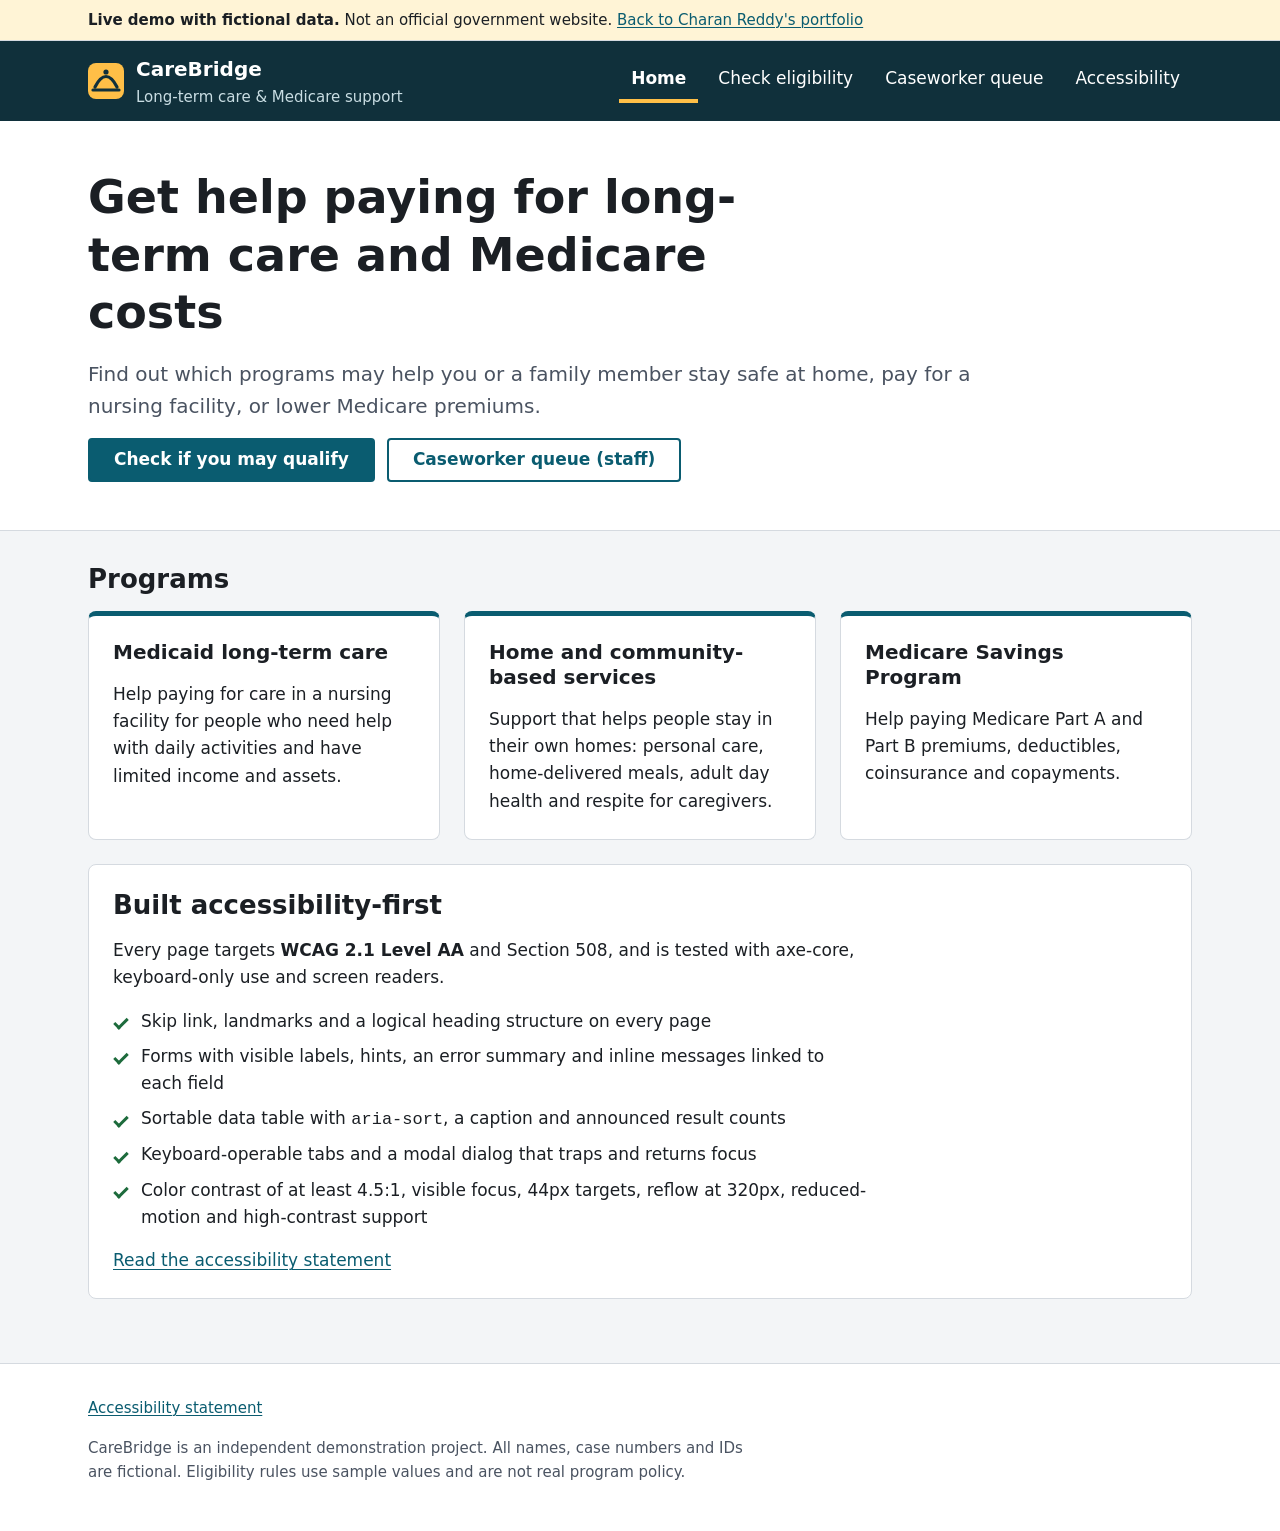
<file: demo/index.html>
<!DOCTYPE html>
<html lang="en">
<head>
  <meta charset="utf-8">
  <meta name="viewport" content="width=device-width, initial-scale=1">
  <meta name="description" content="Find long-term care and Medicare support programs.">
  <title>Home – CareBridge</title>
  <link rel="stylesheet" href="css/site.css">
  <link rel="icon" href="images/favicon.svg" type="image/svg+xml">
  <script type="module" src="js/layout.js"></script>
</head>
<body>
  <a class="bcn-skip-link" href="#main">Skip to main content</a>

  <header class="bcn-header">
    <div class="bcn-demo-banner">
      <p class="bcn-container"><strong>Live demo with fictional data.</strong> Not an official government website. <a href="../index.html">Back to Charan Reddy's portfolio</a></p>
    </div>
    <div class="bcn-container bcn-header__inner">
      <a class="bcn-header__brand" href="index.html">
        <svg class="bcn-header__logo" viewBox="0 0 36 36" aria-hidden="true" focusable="false"><rect width="36" height="36" rx="8" fill="#ffbf47"/><path d="M7 24c3.5-7 7.5-10.5 11-10.5S25.5 17 29 24" fill="none" stroke="#10303b" stroke-width="3.2" stroke-linecap="round"/><path d="M5 27h26" stroke="#10303b" stroke-width="3.2" stroke-linecap="round"/><circle cx="18" cy="9" r="2.6" fill="#10303b"/></svg>
        <span>CareBridge <span class="bcn-header__tagline">Long-term care &amp; Medicare support</span></span>
      </a>
      <button class="bcn-header__menu-toggle" type="button" aria-expanded="false" aria-controls="primary-nav" data-menu-toggle hidden>Menu</button>
      <nav id="primary-nav" class="bcn-nav" aria-label="Main">
        <ul>
            <li><a href="index.html" aria-current="page">Home</a></li>
            <li><a href="eligibility.html">Check eligibility</a></li>
            <li><a href="cases.html">Caseworker queue</a></li>
            <li><a href="accessibility.html">Accessibility</a></li>
        </ul>
      </nav>
    </div>
  </header>

  <main id="main" tabindex="-1">
    <section class="bcn-hero" aria-labelledby="hero-heading">
      <div class="bcn-container">
        <h1 id="hero-heading">Get help paying for long-term care and Medicare costs</h1>
        <p class="bcn-lead">Find out which programs may help you or a family member stay safe at home, pay for a nursing facility, or lower Medicare premiums.</p>
        <div class="bcn-button-group">
          <a class="bcn-button" href="eligibility.html">Check if you may qualify</a>
          <a class="bcn-button bcn-button--secondary" href="cases.html">Caseworker queue (staff)</a>
        </div>
      </div>
    </section>

    <div class="bcn-container bcn-main bcn-stack">
      <section aria-labelledby="programs-heading">
        <h2 id="programs-heading">Programs</h2>
        <ul class="bcn-grid bcn-grid--3" role="list">
          <li class="bcn-card">
            <h3 class="bcn-card__title">Medicaid long-term care</h3>
            <p>Help paying for care in a nursing facility for people who need help with daily activities and have limited income and assets.</p>
          </li>
          <li class="bcn-card">
            <h3 class="bcn-card__title">Home and community-based services</h3>
            <p>Support that helps people stay in their own homes: personal care, home-delivered meals, adult day health and respite for caregivers.</p>
          </li>
          <li class="bcn-card">
            <h3 class="bcn-card__title">Medicare Savings Program</h3>
            <p>Help paying Medicare Part A and Part B premiums, deductibles, coinsurance and copayments.</p>
          </li>
        </ul>
      </section>

      <section class="bcn-panel" aria-labelledby="built-heading">
        <h2 id="built-heading">Built accessibility-first</h2>
        <p>Every page targets <strong>WCAG 2.1 Level AA</strong> and Section 508, and is tested with axe-core, keyboard-only use and screen readers.</p>
        <ul class="bcn-checklist">
          <li>Skip link, landmarks and a logical heading structure on every page</li>
          <li>Forms with visible labels, hints, an error summary and inline messages linked to each field</li>
          <li>Sortable data table with <code>aria-sort</code>, a caption and announced result counts</li>
          <li>Keyboard-operable tabs and a modal dialog that traps and returns focus</li>
          <li>Color contrast of at least 4.5:1, visible focus, 44px targets, reflow at 320px, reduced-motion and high-contrast support</li>
        </ul>
        <p><a href="accessibility.html">Read the accessibility statement</a></p>
      </section>
    </div>
  </main>

  <footer class="bcn-footer">
    <div class="bcn-container">
      <ul>
        <li><a href="accessibility.html">Accessibility statement</a></li>
      </ul>
      <p>CareBridge is an independent demonstration project. All names, case numbers and IDs are fictional. Eligibility rules use sample values and are not real program policy.</p>
    </div>
  </footer>

  <!-- Persistent live regions used by js/a11y/announcer.js (must exist before content changes). -->
  <div id="bcn-live-polite" class="bcn-visually-hidden" aria-live="polite" aria-atomic="true"></div>
  <div id="bcn-live-assertive" class="bcn-visually-hidden" aria-live="assertive" aria-atomic="true"></div>
</body>
</html>
</file>
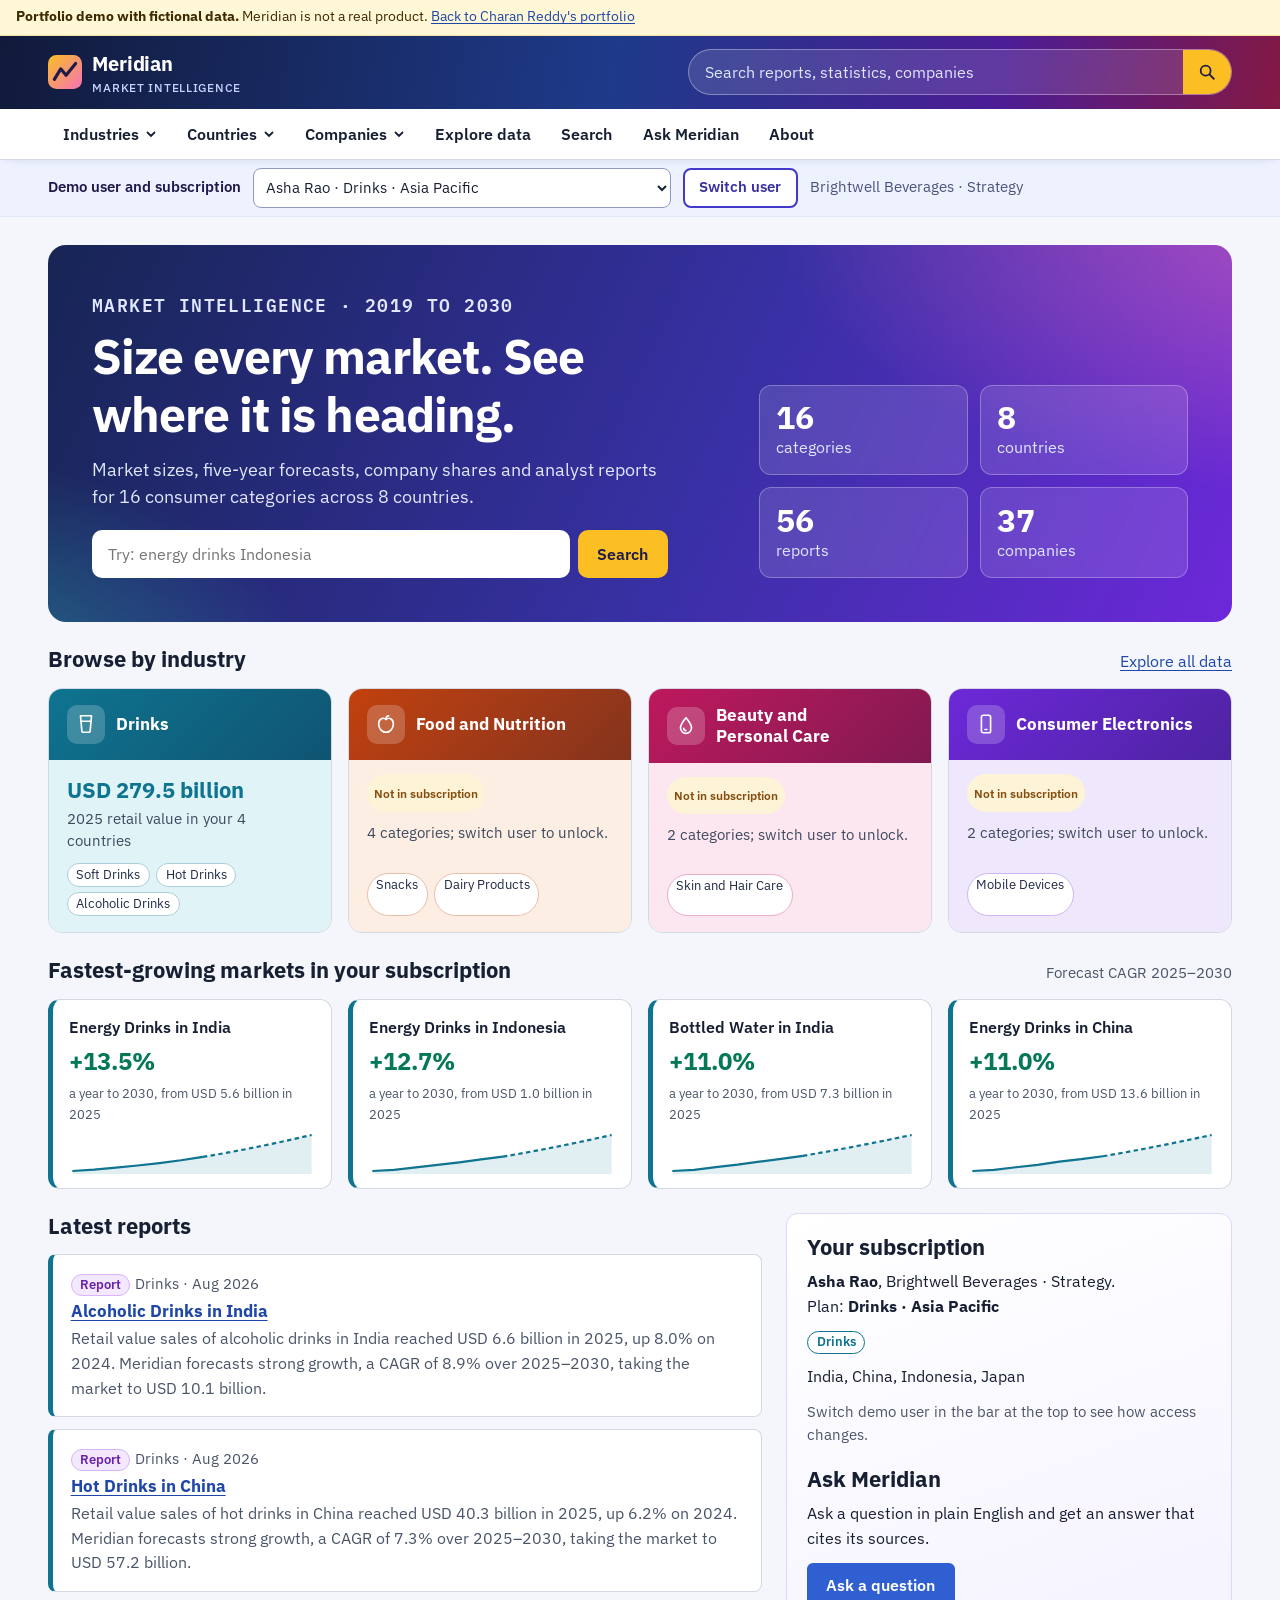
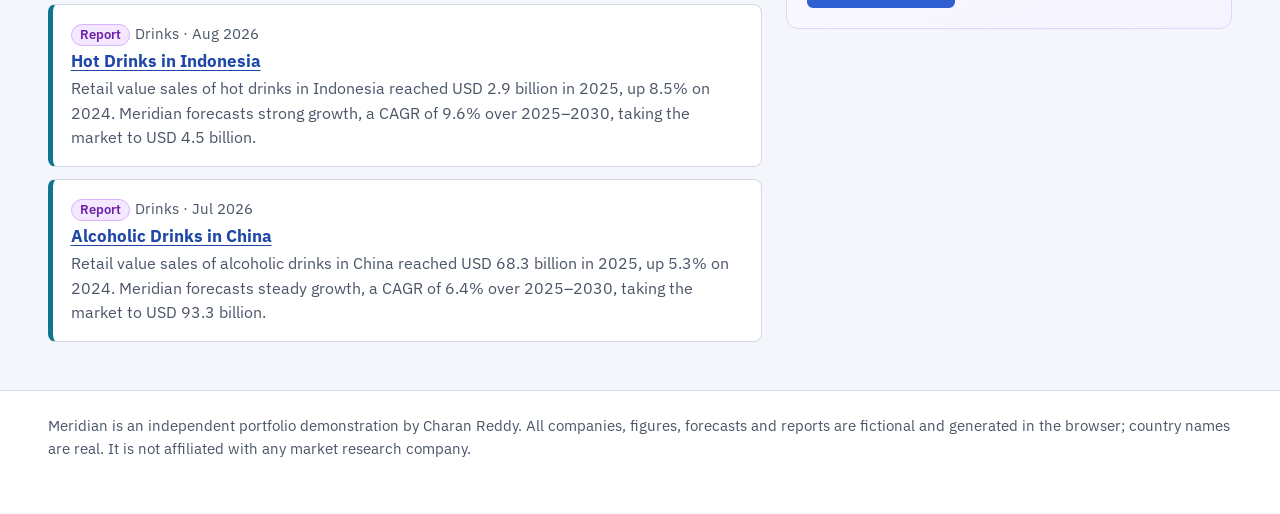
<file: meridian/index.html>
<!DOCTYPE html>
<html lang="en">
<head>
  <meta charset="utf-8">
  <meta name="viewport" content="width=device-width, initial-scale=1">
  <meta name="description" content="Search market sizes, forecasts, company shares and research reports.">
  <title>Home – Meridian Market Intelligence (demo)</title>
  <link rel="icon" href="images/favicon.svg" type="image/svg+xml">
  <link rel="preconnect" href="https://fonts.googleapis.com">
  <link rel="preconnect" href="https://fonts.gstatic.com" crossorigin>
  <link rel="stylesheet" href="https://fonts.googleapis.com/css2?family=IBM+Plex+Mono:wght@400;600&family=IBM+Plex+Sans:wght@400;500;600;700&display=swap">
  <link rel="stylesheet" href="css/app.css?v=7f674494">
  <script type="module" src="js/layout.js?v=7f674494"></script>
  <script type="module" src="js/pages/home.js?v=7f674494"></script>
</head>
<body>
  <a class="mi-skip" href="#main">Skip to main content</a>
  <header>
    <div class="mi-demo-banner"><p class="mi-container"><strong>Portfolio demo with fictional data.</strong> Meridian is not a real product. <a href="../index.html">Back to Charan Reddy's portfolio</a></p></div>
    <div class="mi-header">
      <div class="mi-container mi-header__inner">
        <a class="mi-brand" href="index.html"><svg width="34" height="34" viewBox="0 0 32 32" aria-hidden="true" focusable="false"><defs><linearGradient id="mi-logo" x1="0" y1="0" x2="1" y2="1"><stop offset="0" stop-color="#fbbf24"/><stop offset="1" stop-color="#f472b6"/></linearGradient></defs><rect width="32" height="32" rx="8" fill="url(#mi-logo)"/><path d="M6 23 L12 13 L17 19 L26 8" fill="none" stroke="#1e1b4b" stroke-width="3" stroke-linecap="round" stroke-linejoin="round"/></svg><span>Meridian <small>Market intelligence</small></span></a>
        <form class="mi-header__search" action="search.html" method="get" role="search">
          <label for="header-q" class="mi-sr-only">Search Meridian</label>
          <input type="search" id="header-q" name="q" placeholder="Search reports, statistics, companies" autocomplete="off">
          <button type="submit"><svg viewBox="0 0 20 20" width="18" height="18" aria-hidden="true" focusable="false"><circle cx="8.5" cy="8.5" r="5.5" fill="none" stroke="currentColor" stroke-width="2"/><path d="m13 13 4.5 4.5" stroke="currentColor" stroke-width="2" stroke-linecap="round"/></svg><span class="mi-sr-only">Search</span></button>
        </form>
        <button class="mi-menu-toggle" type="button" aria-expanded="false" aria-controls="primary-nav" data-menu-toggle hidden>Menu</button>
      </div>
    </div>
    <nav id="primary-nav" class="mi-menubar" aria-label="Main">
      <div class="mi-container">
        <ul class="mi-menubar__list">
          <li class="mi-menubar__item"><button type="button" class="mi-menubar__trigger" aria-expanded="false" aria-controls="mega-industries">Industries <svg class="mi-chev" viewBox="0 0 12 12" aria-hidden="true" focusable="false"><path d="M2.5 4.5 6 8l3.5-3.5" fill="none" stroke="currentColor" stroke-width="1.8" stroke-linecap="round"/></svg></button><div class="mi-mega" id="mega-industries" hidden></div></li>
          <li class="mi-menubar__item"><button type="button" class="mi-menubar__trigger" aria-expanded="false" aria-controls="mega-countries">Countries <svg class="mi-chev" viewBox="0 0 12 12" aria-hidden="true" focusable="false"><path d="M2.5 4.5 6 8l3.5-3.5" fill="none" stroke="currentColor" stroke-width="1.8" stroke-linecap="round"/></svg></button><div class="mi-mega" id="mega-countries" hidden></div></li>
          <li class="mi-menubar__item"><button type="button" class="mi-menubar__trigger" aria-expanded="false" aria-controls="mega-companies">Companies <svg class="mi-chev" viewBox="0 0 12 12" aria-hidden="true" focusable="false"><path d="M2.5 4.5 6 8l3.5-3.5" fill="none" stroke="currentColor" stroke-width="1.8" stroke-linecap="round"/></svg></button><div class="mi-mega" id="mega-companies" hidden></div></li>
          <li class="mi-menubar__item"><a class="mi-menubar__link" href="explore.html">Explore data</a></li>
          <li class="mi-menubar__item"><a class="mi-menubar__link" href="search.html">Search</a></li>
          <li class="mi-menubar__item"><a class="mi-menubar__link" href="ask.html">Ask Meridian</a></li>
          <li class="mi-menubar__item"><a class="mi-menubar__link" href="about.html">About</a></li>
        </ul>
      </div>
    </nav>
    <div class="mi-planbar">
      <form class="mi-container" id="plan-form">
        <label for="plan-select">Demo user and subscription</label>
        <select id="plan-select" name="plan"><option>Loading…</option></select>
        <button type="submit">Switch user</button>
        <span id="plan-coverage"></span>
      </form>
    </div>
  </header>
  <main id="main" tabindex="-1">
    <div class="mi-container mi-stack">

      <section class="mi-hero" aria-labelledby="home-heading">
        <div class="mi-hero__text">
          <p class="mi-eyebrow">Market intelligence · 2019 to 2030</p>
          <h1 id="home-heading">Size every market. See where it is heading.</h1>
          <p>Market sizes, five-year forecasts, company shares and analyst reports for 16 consumer categories across 8 countries.</p>
          <form action="search.html" method="get" role="search" class="mi-hero__search">
            <label for="home-q" class="mi-sr-only">Search terms</label>
            <input type="search" id="home-q" name="q" placeholder="Try: energy drinks Indonesia" autocomplete="off"><button class="mi-button mi-button--light" type="submit">Search</button>
          </form>
        </div>
        <ul class="mi-hero__stats" aria-label="Coverage">
          <li><b>16</b><span>categories</span></li><li><b>8</b><span>countries</span></li><li><b>56</b><span>reports</span></li><li><b>37</b><span>companies</span></li>
        </ul>
      </section>
      <section aria-labelledby="ind-heading">
        <div class="mi-section-head"><h2 id="ind-heading">Browse by industry</h2><a href="explore.html">Explore all data</a></div>
        <ul class="mi-ind-grid" id="industries"></ul>
      </section>
      <section aria-labelledby="trend-heading">
        <div class="mi-section-head"><h2 id="trend-heading">Fastest-growing markets in your subscription</h2><span class="mi-hint">Forecast CAGR 2025–2030</span></div>
        <ul class="mi-trend-grid" id="trending"></ul>
      </section>
      <div class="mi-home-split">
        <section aria-labelledby="latest-heading">
          <div class="mi-section-head"><h2 id="latest-heading">Latest reports</h2></div>
          <ul class="mi-results" id="latest"></ul>
        </section>
        <section aria-labelledby="sub-heading" class="mi-card mi-card--sub">
          <h2 id="sub-heading">Your subscription</h2>
          <div id="subscription"></div>
          <h2 style="margin-top:1.25rem">Ask Meridian</h2>
          <p>Ask a question in plain English and get an answer that cites its sources.</p>
          <a class="mi-button" href="ask.html">Ask a question</a>
        </section>
      </div>
    </div>
  </main>
  <footer class="mi-footer"><div class="mi-container">
    <p>Meridian is an independent portfolio demonstration by Charan Reddy. All companies, figures, forecasts and reports are fictional and generated in the browser; country names are real. It is not affiliated with any market research company.</p>
  </div></footer>
  <div id="mi-live-polite" class="mi-sr-only" aria-live="polite" aria-atomic="true"></div>
  <div id="mi-live-assertive" class="mi-sr-only" aria-live="assertive" aria-atomic="true"></div>
</body>
</html>
</file>
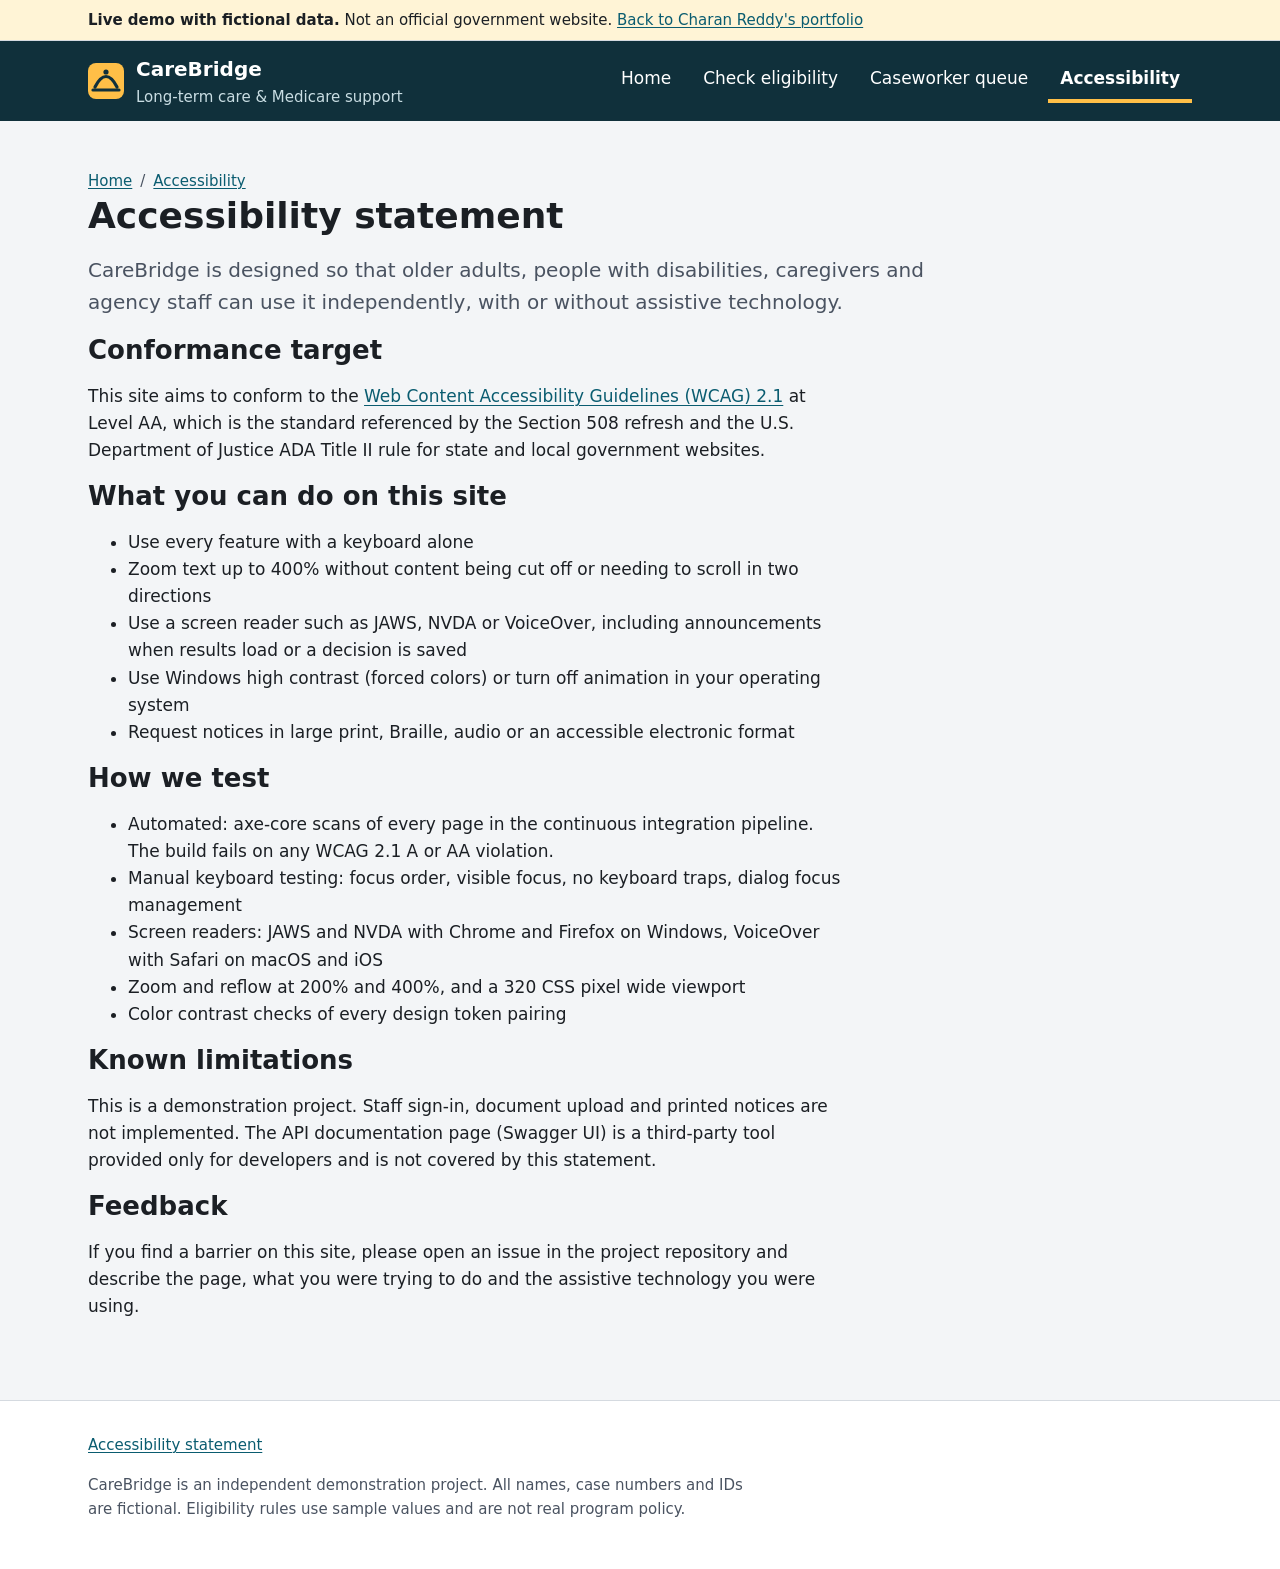
<file: demo/accessibility.html>
<!DOCTYPE html>
<html lang="en">
<head>
  <meta charset="utf-8">
  <meta name="viewport" content="width=device-width, initial-scale=1">
  <meta name="description" content="How CareBridge meets WCAG 2.1 AA and Section 508.">
  <title>Accessibility statement – CareBridge</title>
  <link rel="stylesheet" href="css/site.css">
  <link rel="icon" href="images/favicon.svg" type="image/svg+xml">
  <script type="module" src="js/layout.js"></script>
</head>
<body>
  <a class="bcn-skip-link" href="#main">Skip to main content</a>

  <header class="bcn-header">
    <div class="bcn-demo-banner">
      <p class="bcn-container"><strong>Live demo with fictional data.</strong> Not an official government website. <a href="../index.html">Back to Charan Reddy's portfolio</a></p>
    </div>
    <div class="bcn-container bcn-header__inner">
      <a class="bcn-header__brand" href="index.html">
        <svg class="bcn-header__logo" viewBox="0 0 36 36" aria-hidden="true" focusable="false"><rect width="36" height="36" rx="8" fill="#ffbf47"/><path d="M7 24c3.5-7 7.5-10.5 11-10.5S25.5 17 29 24" fill="none" stroke="#10303b" stroke-width="3.2" stroke-linecap="round"/><path d="M5 27h26" stroke="#10303b" stroke-width="3.2" stroke-linecap="round"/><circle cx="18" cy="9" r="2.6" fill="#10303b"/></svg>
        <span>CareBridge <span class="bcn-header__tagline">Long-term care &amp; Medicare support</span></span>
      </a>
      <button class="bcn-header__menu-toggle" type="button" aria-expanded="false" aria-controls="primary-nav" data-menu-toggle hidden>Menu</button>
      <nav id="primary-nav" class="bcn-nav" aria-label="Main">
        <ul>
            <li><a href="index.html">Home</a></li>
            <li><a href="eligibility.html">Check eligibility</a></li>
            <li><a href="cases.html">Caseworker queue</a></li>
            <li><a href="accessibility.html" aria-current="page">Accessibility</a></li>
        </ul>
      </nav>
    </div>
  </header>

  <main id="main" tabindex="-1">
    <div class="bcn-container bcn-main">
      <nav class="bcn-breadcrumbs" aria-label="Breadcrumb">
        <ol>
          <li><a href="index.html">Home</a></li>
          <li><a href="accessibility.html" aria-current="page">Accessibility</a></li>
        </ol>
      </nav>

      <h1>Accessibility statement</h1>
      <p class="bcn-lead">CareBridge is designed so that older adults, people with disabilities, caregivers and agency staff can use it independently, with or without assistive technology.</p>

      <h2>Conformance target</h2>
      <p>This site aims to conform to the <a href="https://www.w3.org/TR/WCAG21/">Web Content Accessibility Guidelines (WCAG) 2.1</a> at Level AA, which is the standard referenced by the Section 508 refresh and the U.S. Department of Justice ADA Title II rule for state and local government websites.</p>

      <h2>What you can do on this site</h2>
      <ul>
        <li>Use every feature with a keyboard alone</li>
        <li>Zoom text up to 400% without content being cut off or needing to scroll in two directions</li>
        <li>Use a screen reader such as JAWS, NVDA or VoiceOver, including announcements when results load or a decision is saved</li>
        <li>Use Windows high contrast (forced colors) or turn off animation in your operating system</li>
        <li>Request notices in large print, Braille, audio or an accessible electronic format</li>
      </ul>

      <h2>How we test</h2>
      <ul>
        <li>Automated: axe-core scans of every page in the continuous integration pipeline. The build fails on any WCAG 2.1 A or AA violation.</li>
        <li>Manual keyboard testing: focus order, visible focus, no keyboard traps, dialog focus management</li>
        <li>Screen readers: JAWS and NVDA with Chrome and Firefox on Windows, VoiceOver with Safari on macOS and iOS</li>
        <li>Zoom and reflow at 200% and 400%, and a 320 CSS pixel wide viewport</li>
        <li>Color contrast checks of every design token pairing</li>
      </ul>

      <h2>Known limitations</h2>
      <p>This is a demonstration project. Staff sign-in, document upload and printed notices are not implemented. The API documentation page (Swagger UI) is a third-party tool provided only for developers and is not covered by this statement.</p>

      <h2>Feedback</h2>
      <p>If you find a barrier on this site, please open an issue in the project repository and describe the page, what you were trying to do and the assistive technology you were using.</p>
    </div>
  </main>

  <footer class="bcn-footer">
    <div class="bcn-container">
      <ul>
        <li><a href="accessibility.html">Accessibility statement</a></li>
      </ul>
      <p>CareBridge is an independent demonstration project. All names, case numbers and IDs are fictional. Eligibility rules use sample values and are not real program policy.</p>
    </div>
  </footer>

  <!-- Persistent live regions used by js/a11y/announcer.js (must exist before content changes). -->
  <div id="bcn-live-polite" class="bcn-visually-hidden" aria-live="polite" aria-atomic="true"></div>
  <div id="bcn-live-assertive" class="bcn-visually-hidden" aria-live="assertive" aria-atomic="true"></div>
</body>
</html>
</file>
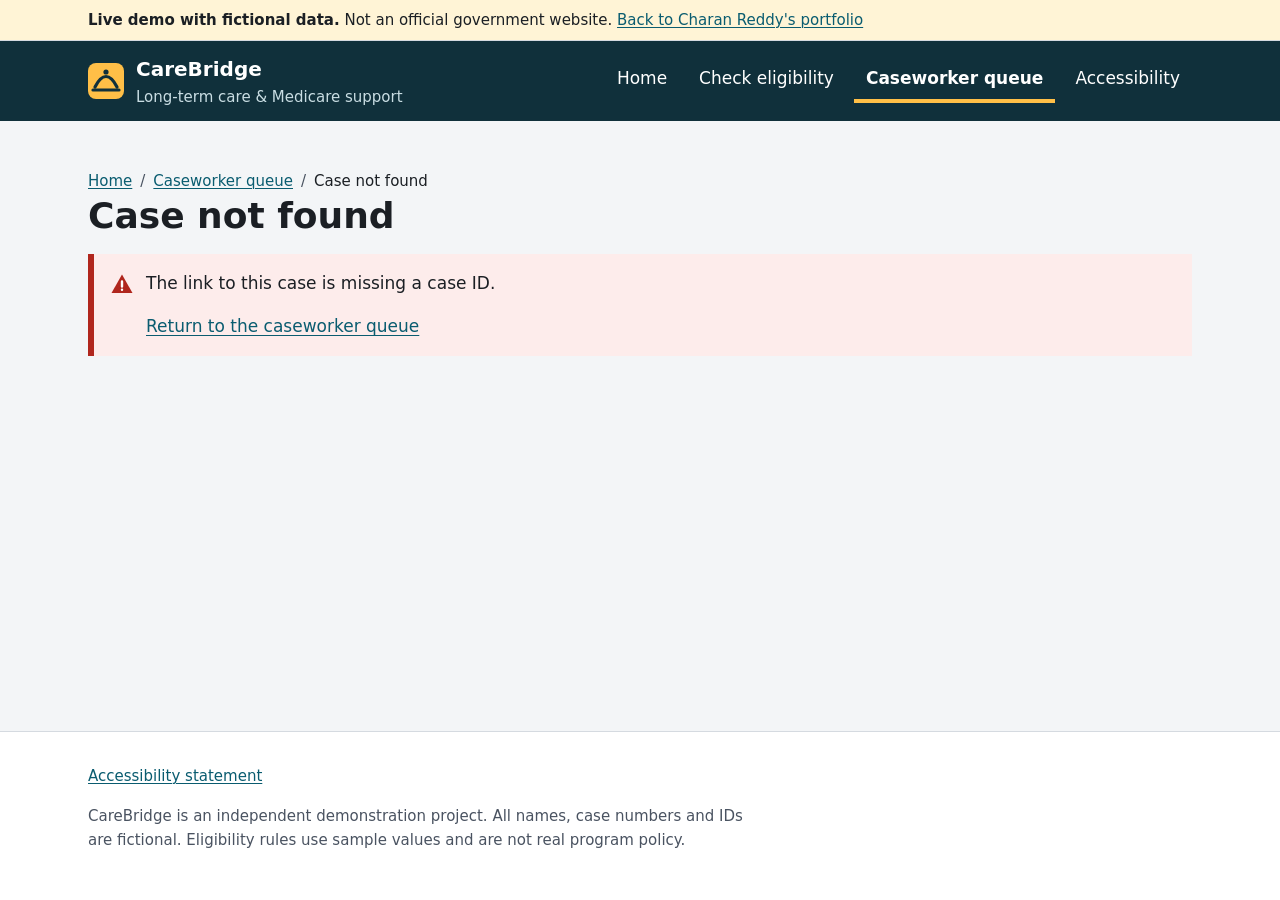
<file: demo/case.html>
<!DOCTYPE html>
<html lang="en">
<head>
  <meta charset="utf-8">
  <meta name="viewport" content="width=device-width, initial-scale=1">
  <meta name="description" content="Case details, service authorizations and care plan.">
  <title>Case details – CareBridge</title>
  <link rel="stylesheet" href="css/site.css">
  <link rel="icon" href="images/favicon.svg" type="image/svg+xml">
  <script type="module" src="js/layout.js"></script>
  <script type="module" src="js/pages/case-detail.js"></script>
</head>
<body>
  <a class="bcn-skip-link" href="#main">Skip to main content</a>

  <header class="bcn-header">
    <div class="bcn-demo-banner">
      <p class="bcn-container"><strong>Live demo with fictional data.</strong> Not an official government website. <a href="../index.html">Back to Charan Reddy's portfolio</a></p>
    </div>
    <div class="bcn-container bcn-header__inner">
      <a class="bcn-header__brand" href="index.html">
        <svg class="bcn-header__logo" viewBox="0 0 36 36" aria-hidden="true" focusable="false"><rect width="36" height="36" rx="8" fill="#ffbf47"/><path d="M7 24c3.5-7 7.5-10.5 11-10.5S25.5 17 29 24" fill="none" stroke="#10303b" stroke-width="3.2" stroke-linecap="round"/><path d="M5 27h26" stroke="#10303b" stroke-width="3.2" stroke-linecap="round"/><circle cx="18" cy="9" r="2.6" fill="#10303b"/></svg>
        <span>CareBridge <span class="bcn-header__tagline">Long-term care &amp; Medicare support</span></span>
      </a>
      <button class="bcn-header__menu-toggle" type="button" aria-expanded="false" aria-controls="primary-nav" data-menu-toggle hidden>Menu</button>
      <nav id="primary-nav" class="bcn-nav" aria-label="Main">
        <ul>
            <li><a href="index.html">Home</a></li>
            <li><a href="eligibility.html">Check eligibility</a></li>
            <li><a href="cases.html" aria-current="page">Caseworker queue</a></li>
            <li><a href="accessibility.html">Accessibility</a></li>
        </ul>
      </nav>
    </div>
  </header>

  <main id="main" tabindex="-1">
    <div class="bcn-container bcn-main">
      <nav class="bcn-breadcrumbs" aria-label="Breadcrumb">
        <ol>
          <li><a href="index.html">Home</a></li>
          <li><a href="cases.html">Caseworker queue</a></li>
          <li><span id="breadcrumb-current" aria-current="page">Case</span></li>
        </ol>
      </nav>

      <h1 id="case-heading">Loading case…</h1>
      <p id="case-loading" class="bcn-loading">Loading case details…</p>

      <div id="case-error" class="bcn-alert bcn-alert--error" hidden>
        <svg class="bcn-alert__icon" viewBox="0 0 24 24" aria-hidden="true" focusable="false"><path d="M12 2.5 22.5 21h-21z" fill="currentColor"/><path d="M12 9.5v5M12 17.6v.1" stroke="#fff" stroke-width="2.4" stroke-linecap="round"/></svg>
        <div class="bcn-alert__body">
          <p data-error-text></p>
          <p><a href="cases.html">Return to the caseworker queue</a></p>
        </div>
      </div>

      <div id="case-content" hidden>
        <p class="bcn-lead" id="case-subtitle"></p>
        <p id="case-badges" class="bcn-button-group"></p>

        <div id="accommodation-alert" class="bcn-alert" hidden>
          <svg class="bcn-alert__icon" viewBox="0 0 24 24" aria-hidden="true" focusable="false"><circle cx="12" cy="12" r="10" fill="currentColor"/><path d="M12 10.5v6M12 7.2v.1" stroke="#fff" stroke-width="2.4" stroke-linecap="round"/></svg>
          <div class="bcn-alert__body">
            <h2 class="bcn-visually-hidden">Accommodation</h2>
            <p id="accommodation-text"></p>
          </div>
        </div>

        <div id="decision-notice" class="bcn-alert bcn-alert--success" tabindex="-1" hidden>
          <svg class="bcn-alert__icon" viewBox="0 0 24 24" aria-hidden="true" focusable="false"><circle cx="12" cy="12" r="10" fill="currentColor"/><path d="m7.5 12.5 3 3 6-6.5" fill="none" stroke="#fff" stroke-width="2.4" stroke-linecap="round" stroke-linejoin="round"/></svg>
          <div class="bcn-alert__body"><p data-notice-text></p></div>
        </div>

        <div class="bcn-tabs" data-tabs>
          <div class="bcn-tabs__list" role="tablist" aria-label="Case sections">
            <button class="bcn-tabs__tab" type="button" role="tab" id="tab-overview" aria-controls="panel-overview" aria-selected="true">Overview</button>
            <button class="bcn-tabs__tab" type="button" role="tab" id="tab-authorizations" aria-controls="panel-authorizations" aria-selected="false" tabindex="-1">Service authorizations</button>
            <button class="bcn-tabs__tab" type="button" role="tab" id="tab-care-plan" aria-controls="panel-care-plan" aria-selected="false" tabindex="-1">Care plan</button>
          </div>

          <div class="bcn-tabs__panel" role="tabpanel" id="panel-overview" aria-labelledby="tab-overview" tabindex="0">
            <h2>Beneficiary</h2>
            <dl class="bcn-summary-list" id="beneficiary-details"></dl>
          </div>

          <div class="bcn-tabs__panel" role="tabpanel" id="panel-authorizations" aria-labelledby="tab-authorizations" tabindex="0" hidden>
            <h2>Service authorizations</h2>
            <div class="bcn-table-region" role="region" aria-labelledby="auth-caption" tabindex="0">
              <table class="bcn-table">
                <caption id="auth-caption">Requested and authorized services</caption>
                <thead>
                  <tr>
                    <th scope="col">Service</th>
                    <th scope="col" class="bcn-table__numeric">Units per week</th>
                    <th scope="col">Dates</th>
                    <th scope="col">Status</th>
                    <th scope="col">Action</th>
                  </tr>
                </thead>
                <tbody id="auth-body"></tbody>
              </table>
            </div>
          </div>

          <div class="bcn-tabs__panel" role="tabpanel" id="panel-care-plan" aria-labelledby="tab-care-plan" tabindex="0" hidden>
            <h2>Care plan goals</h2>
            <ul id="care-plan-list" class="bcn-grid bcn-grid--2" role="list"></ul>
          </div>
        </div>
      </div>
    </div>

    <dialog id="decision-dialog" class="bcn-dialog" aria-labelledby="decision-title" aria-describedby="decision-service">
      <form id="decision-form" novalidate>
        <div class="bcn-dialog__header">
          <h2 id="decision-title">Decide service authorization</h2>
          <button class="bcn-dialog__close" type="button" data-dialog-close aria-label="Close"><svg viewBox="0 0 20 20" aria-hidden="true" focusable="false"><path d="M4 4l12 12M16 4 4 16" stroke="currentColor" stroke-width="2.5" stroke-linecap="round"/></svg></button>
        </div>
        <div class="bcn-dialog__body">
          <p id="decision-service"></p>

          <div class="bcn-error-summary" id="decision-error-summary" tabindex="-1" aria-labelledby="decision-error-title" hidden>
            <h3 class="bcn-error-summary__title" id="decision-error-title">There is a problem</h3>
            <ul></ul>
          </div>

          <div class="bcn-form-group">
            <fieldset class="bcn-fieldset" data-error-group>
              <legend class="bcn-fieldset__legend">Decision</legend>
              <p class="bcn-error-message" id="decision-error" hidden><span class="bcn-visually-hidden">Error:</span> <span data-error-text></span></p>
              <div class="bcn-choices">
                <div class="bcn-choice">
                  <input id="decision-approve" name="decision" type="radio" value="Approved">
                  <label for="decision-approve">Approve</label>
                </div>
                <div class="bcn-choice">
                  <input id="decision-deny" name="decision" type="radio" value="Denied">
                  <label for="decision-deny">Deny</label>
                </div>
              </div>
            </fieldset>
          </div>

          <div class="bcn-form-group">
            <label class="bcn-label" for="decision-reason">Reason <span class="bcn-hint">(required if denying)</span></label>
            <span class="bcn-hint" id="decision-reason-hint">Write in plain language. The reason is included in the notice sent to the beneficiary.</span>
            <p class="bcn-error-message" id="decision-reason-error" hidden><span class="bcn-visually-hidden">Error:</span> <span data-error-text></span></p>
            <textarea class="bcn-textarea" id="decision-reason" name="reason" rows="4" aria-describedby="decision-reason-hint decision-reason-count"></textarea>
            <p class="bcn-char-count" id="decision-reason-count">You have 500 characters remaining</p>
          </div>
        </div>
        <div class="bcn-dialog__footer bcn-button-group">
          <button class="bcn-button" type="submit">Submit decision</button>
          <button class="bcn-button bcn-button--secondary" type="button" data-dialog-close>Cancel</button>
        </div>
      </form>
    </dialog>
  </main>

  <footer class="bcn-footer">
    <div class="bcn-container">
      <ul>
        <li><a href="accessibility.html">Accessibility statement</a></li>
      </ul>
      <p>CareBridge is an independent demonstration project. All names, case numbers and IDs are fictional. Eligibility rules use sample values and are not real program policy.</p>
    </div>
  </footer>

  <!-- Persistent live regions used by js/a11y/announcer.js (must exist before content changes). -->
  <div id="bcn-live-polite" class="bcn-visually-hidden" aria-live="polite" aria-atomic="true"></div>
  <div id="bcn-live-assertive" class="bcn-visually-hidden" aria-live="assertive" aria-atomic="true"></div>
</body>
</html>
</file>
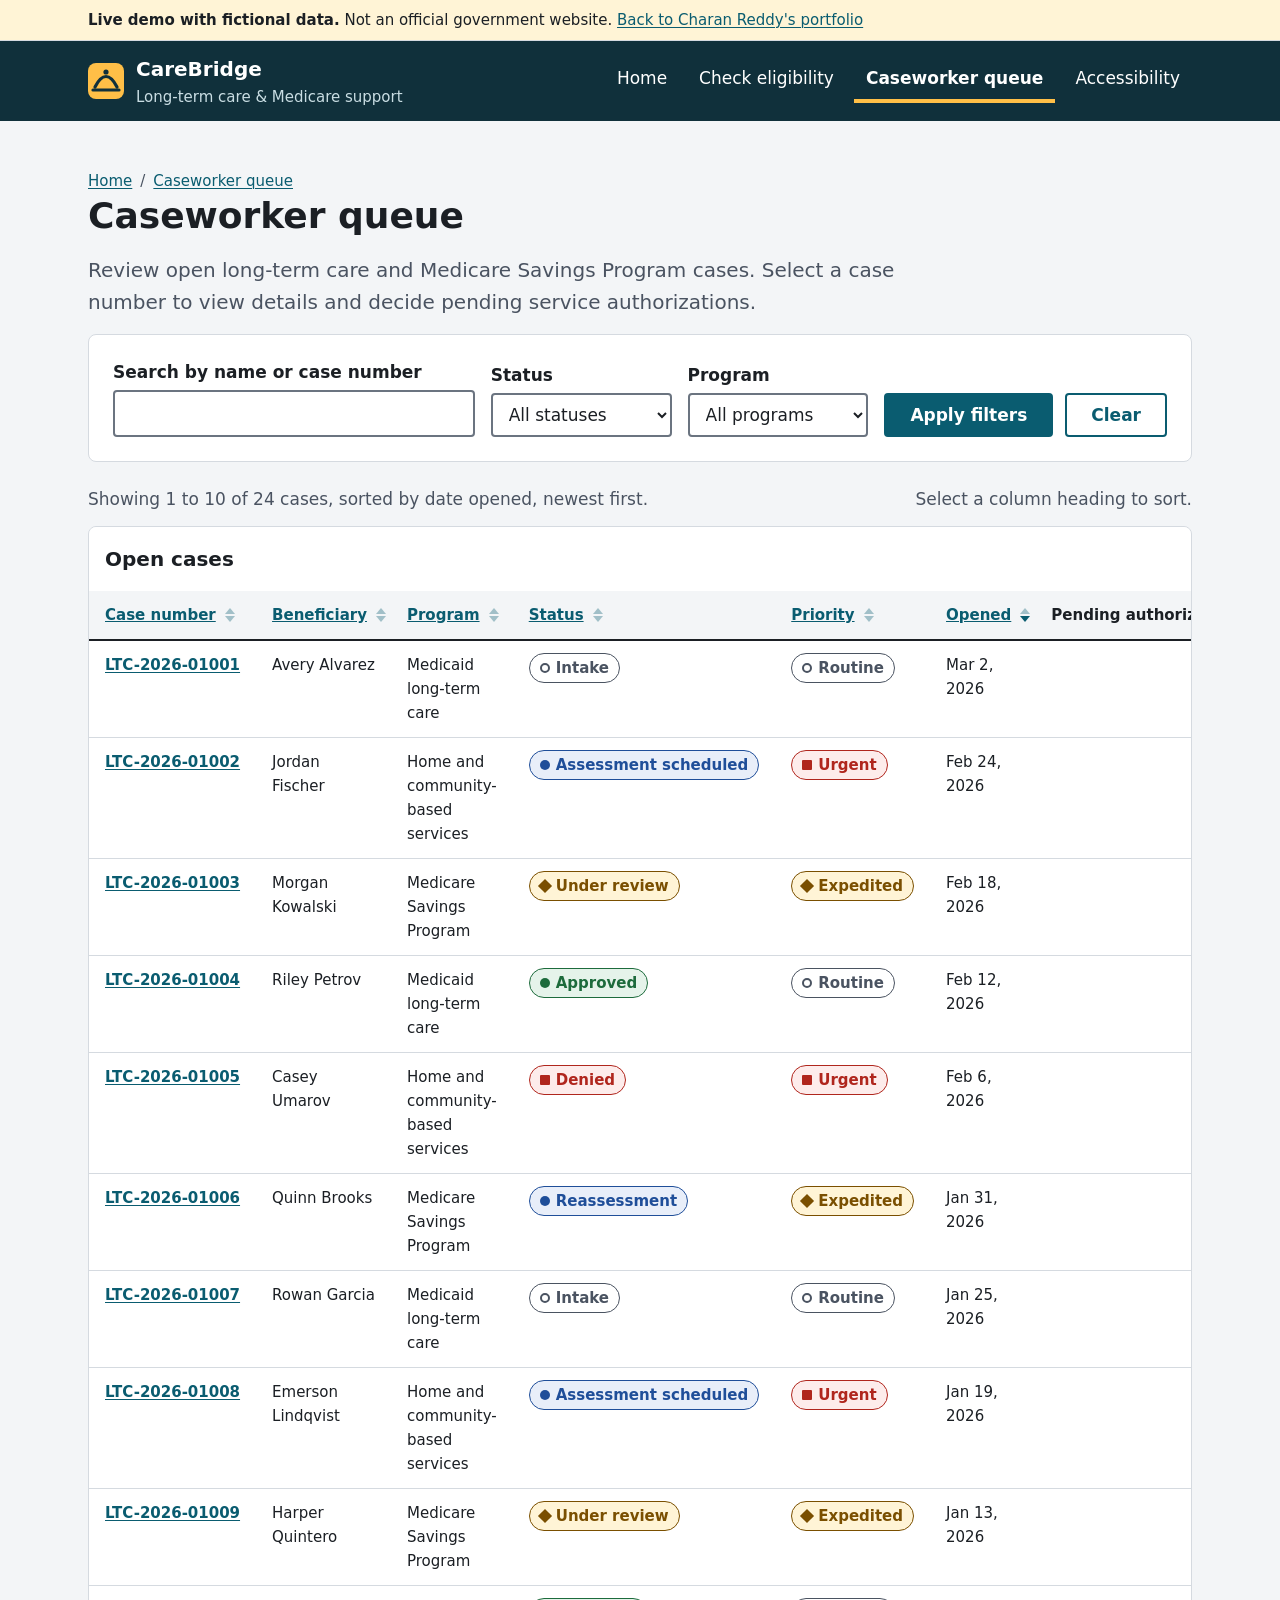
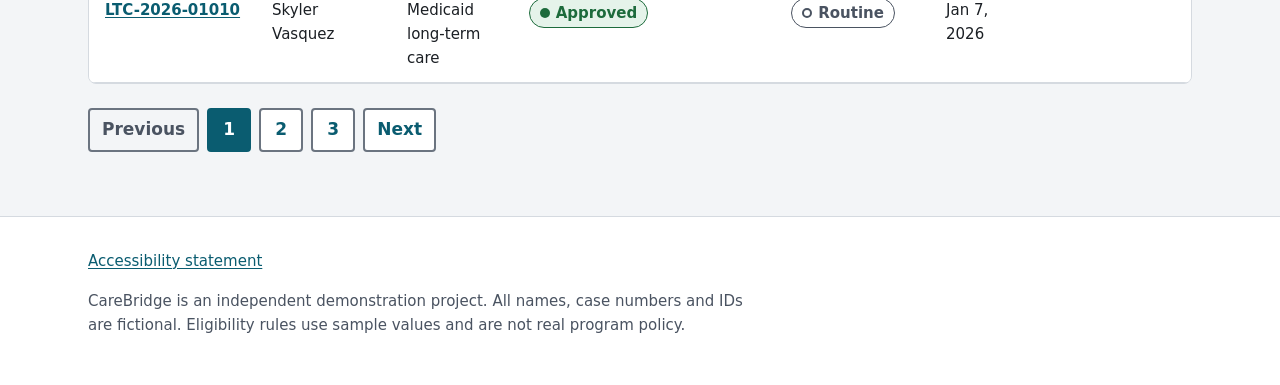
<file: demo/cases.html>
<!DOCTYPE html>
<html lang="en">
<head>
  <meta charset="utf-8">
  <meta name="viewport" content="width=device-width, initial-scale=1">
  <meta name="description" content="Search, filter and sort open long-term care cases.">
  <title>Caseworker queue – CareBridge</title>
  <link rel="stylesheet" href="css/site.css">
  <link rel="icon" href="images/favicon.svg" type="image/svg+xml">
  <script type="module" src="js/layout.js"></script>
  <script type="module" src="js/pages/cases.js"></script>
</head>
<body>
  <a class="bcn-skip-link" href="#main">Skip to main content</a>

  <header class="bcn-header">
    <div class="bcn-demo-banner">
      <p class="bcn-container"><strong>Live demo with fictional data.</strong> Not an official government website. <a href="../index.html">Back to Charan Reddy's portfolio</a></p>
    </div>
    <div class="bcn-container bcn-header__inner">
      <a class="bcn-header__brand" href="index.html">
        <svg class="bcn-header__logo" viewBox="0 0 36 36" aria-hidden="true" focusable="false"><rect width="36" height="36" rx="8" fill="#ffbf47"/><path d="M7 24c3.5-7 7.5-10.5 11-10.5S25.5 17 29 24" fill="none" stroke="#10303b" stroke-width="3.2" stroke-linecap="round"/><path d="M5 27h26" stroke="#10303b" stroke-width="3.2" stroke-linecap="round"/><circle cx="18" cy="9" r="2.6" fill="#10303b"/></svg>
        <span>CareBridge <span class="bcn-header__tagline">Long-term care &amp; Medicare support</span></span>
      </a>
      <button class="bcn-header__menu-toggle" type="button" aria-expanded="false" aria-controls="primary-nav" data-menu-toggle hidden>Menu</button>
      <nav id="primary-nav" class="bcn-nav" aria-label="Main">
        <ul>
            <li><a href="index.html">Home</a></li>
            <li><a href="eligibility.html">Check eligibility</a></li>
            <li><a href="cases.html" aria-current="page">Caseworker queue</a></li>
            <li><a href="accessibility.html">Accessibility</a></li>
        </ul>
      </nav>
    </div>
  </header>

  <main id="main" tabindex="-1">
    <div class="bcn-container bcn-main">
      <nav class="bcn-breadcrumbs" aria-label="Breadcrumb">
        <ol>
          <li><a href="index.html">Home</a></li>
          <li><a href="cases.html" aria-current="page">Caseworker queue</a></li>
        </ol>
      </nav>

      <h1>Caseworker queue</h1>
      <p class="bcn-lead">Review open long-term care and Medicare Savings Program cases. Select a case number to view details and decide pending service authorizations.</p>

      <form id="filters" class="bcn-filters" role="search" aria-label="Filter cases">
        <div class="bcn-form-group">
          <label class="bcn-label" for="search">Search by name or case number</label>
          <input class="bcn-input" id="search" name="search" type="search" autocomplete="off" spellcheck="false">
        </div>
        <div class="bcn-form-group">
          <label class="bcn-label" for="status">Status</label>
          <select class="bcn-select" id="status" name="status">
            <option value="">All statuses</option>
          </select>
        </div>
        <div class="bcn-form-group">
          <label class="bcn-label" for="program">Program</label>
          <select class="bcn-select" id="program" name="program">
            <option value="">All programs</option>
          </select>
        </div>
        <div class="bcn-button-group">
          <button class="bcn-button" type="submit">Apply filters</button>
          <button class="bcn-button bcn-button--secondary" type="reset">Clear</button>
        </div>
      </form>

      <div class="bcn-results-meta">
        <p id="results-summary">Loading cases…</p>
        <p>Select a column heading to sort.</p>
      </div>

      <div class="bcn-table-region" id="cases-region" role="region" aria-labelledby="cases-caption" tabindex="0" aria-busy="true">
        <table class="bcn-table">
          <caption id="cases-caption">Open cases</caption>
          <thead>
            <tr>
              <th scope="col" data-sort="caseNumber"><button class="bcn-sort-button" type="button">Case number<svg class="bcn-sort-button__icon" viewBox="0 0 12 16" aria-hidden="true" focusable="false"><path class="bcn-sort-up" d="M6 1 11 7H1z" fill="currentColor"/><path class="bcn-sort-down" d="M6 15 1 9h10z" fill="currentColor"/></svg></button></th>
              <th scope="col" data-sort="beneficiary"><button class="bcn-sort-button" type="button">Beneficiary<svg class="bcn-sort-button__icon" viewBox="0 0 12 16" aria-hidden="true" focusable="false"><path class="bcn-sort-up" d="M6 1 11 7H1z" fill="currentColor"/><path class="bcn-sort-down" d="M6 15 1 9h10z" fill="currentColor"/></svg></button></th>
              <th scope="col" data-sort="program"><button class="bcn-sort-button" type="button">Program<svg class="bcn-sort-button__icon" viewBox="0 0 12 16" aria-hidden="true" focusable="false"><path class="bcn-sort-up" d="M6 1 11 7H1z" fill="currentColor"/><path class="bcn-sort-down" d="M6 15 1 9h10z" fill="currentColor"/></svg></button></th>
              <th scope="col" data-sort="status"><button class="bcn-sort-button" type="button">Status<svg class="bcn-sort-button__icon" viewBox="0 0 12 16" aria-hidden="true" focusable="false"><path class="bcn-sort-up" d="M6 1 11 7H1z" fill="currentColor"/><path class="bcn-sort-down" d="M6 15 1 9h10z" fill="currentColor"/></svg></button></th>
              <th scope="col" data-sort="priority"><button class="bcn-sort-button" type="button">Priority<svg class="bcn-sort-button__icon" viewBox="0 0 12 16" aria-hidden="true" focusable="false"><path class="bcn-sort-up" d="M6 1 11 7H1z" fill="currentColor"/><path class="bcn-sort-down" d="M6 15 1 9h10z" fill="currentColor"/></svg></button></th>
              <th scope="col" data-sort="opened"><button class="bcn-sort-button" type="button">Opened<svg class="bcn-sort-button__icon" viewBox="0 0 12 16" aria-hidden="true" focusable="false"><path class="bcn-sort-up" d="M6 1 11 7H1z" fill="currentColor"/><path class="bcn-sort-down" d="M6 15 1 9h10z" fill="currentColor"/></svg></button></th>
              <th scope="col" class="bcn-table__numeric">Pending authorizations</th>
            </tr>
          </thead>
          <tbody id="cases-body">
            <tr><td colspan="7"><span class="bcn-loading">Loading cases…</span></td></tr>
          </tbody>
        </table>
      </div>

      <nav id="pagination" class="bcn-pagination" aria-label="Pagination" hidden></nav>
    </div>
  </main>

  <footer class="bcn-footer">
    <div class="bcn-container">
      <ul>
        <li><a href="accessibility.html">Accessibility statement</a></li>
      </ul>
      <p>CareBridge is an independent demonstration project. All names, case numbers and IDs are fictional. Eligibility rules use sample values and are not real program policy.</p>
    </div>
  </footer>

  <!-- Persistent live regions used by js/a11y/announcer.js (must exist before content changes). -->
  <div id="bcn-live-polite" class="bcn-visually-hidden" aria-live="polite" aria-atomic="true"></div>
  <div id="bcn-live-assertive" class="bcn-visually-hidden" aria-live="assertive" aria-atomic="true"></div>
</body>
</html>
</file>
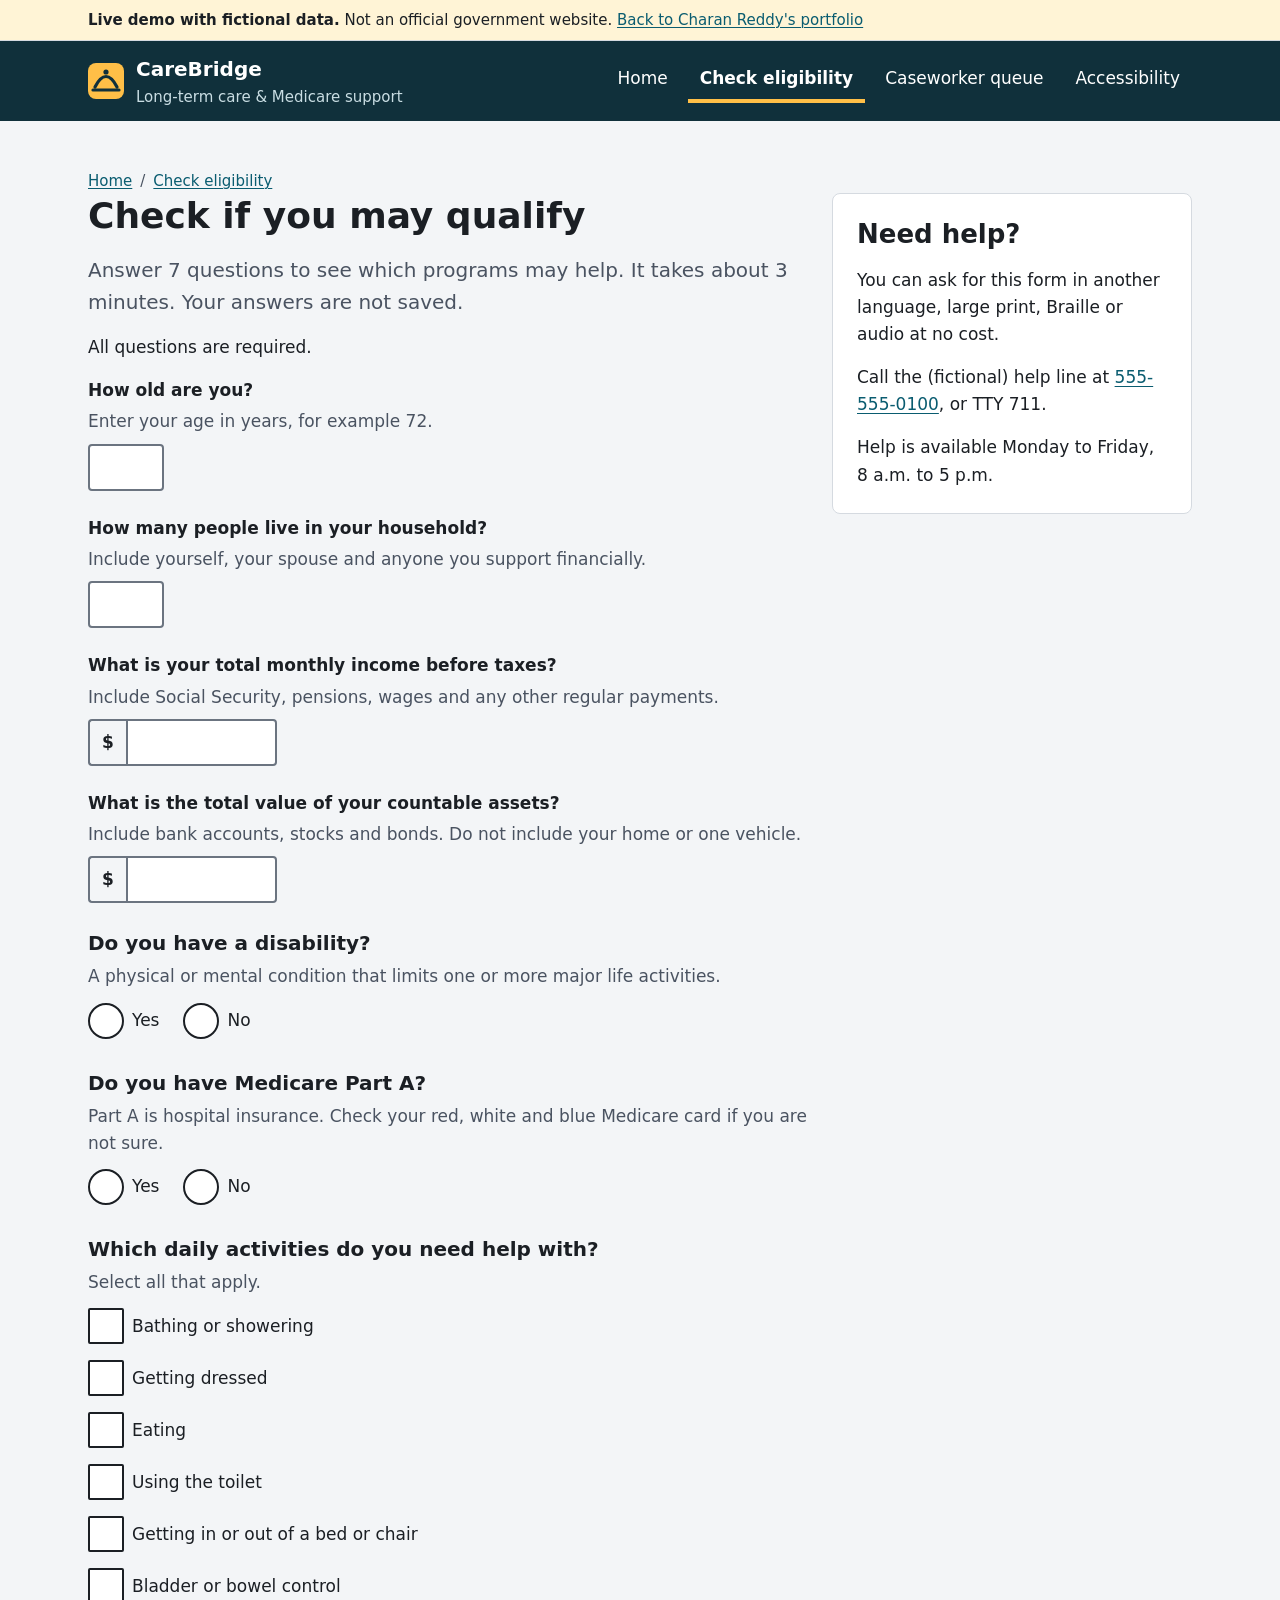
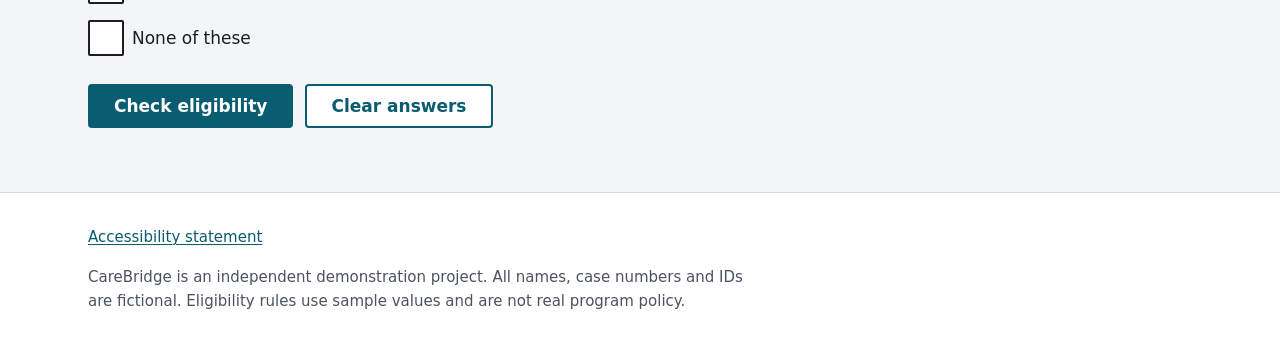
<file: demo/eligibility.html>
<!DOCTYPE html>
<html lang="en">
<head>
  <meta charset="utf-8">
  <meta name="viewport" content="width=device-width, initial-scale=1">
  <meta name="description" content="Answer seven questions to see which long-term care and Medicare programs may help.">
  <title>Check if you may qualify – CareBridge</title>
  <link rel="stylesheet" href="css/site.css">
  <link rel="icon" href="images/favicon.svg" type="image/svg+xml">
  <script type="module" src="js/layout.js"></script>
  <script type="module" src="js/pages/eligibility.js"></script>
</head>
<body>
  <a class="bcn-skip-link" href="#main">Skip to main content</a>

  <header class="bcn-header">
    <div class="bcn-demo-banner">
      <p class="bcn-container"><strong>Live demo with fictional data.</strong> Not an official government website. <a href="../index.html">Back to Charan Reddy's portfolio</a></p>
    </div>
    <div class="bcn-container bcn-header__inner">
      <a class="bcn-header__brand" href="index.html">
        <svg class="bcn-header__logo" viewBox="0 0 36 36" aria-hidden="true" focusable="false"><rect width="36" height="36" rx="8" fill="#ffbf47"/><path d="M7 24c3.5-7 7.5-10.5 11-10.5S25.5 17 29 24" fill="none" stroke="#10303b" stroke-width="3.2" stroke-linecap="round"/><path d="M5 27h26" stroke="#10303b" stroke-width="3.2" stroke-linecap="round"/><circle cx="18" cy="9" r="2.6" fill="#10303b"/></svg>
        <span>CareBridge <span class="bcn-header__tagline">Long-term care &amp; Medicare support</span></span>
      </a>
      <button class="bcn-header__menu-toggle" type="button" aria-expanded="false" aria-controls="primary-nav" data-menu-toggle hidden>Menu</button>
      <nav id="primary-nav" class="bcn-nav" aria-label="Main">
        <ul>
            <li><a href="index.html">Home</a></li>
            <li><a href="eligibility.html" aria-current="page">Check eligibility</a></li>
            <li><a href="cases.html">Caseworker queue</a></li>
            <li><a href="accessibility.html">Accessibility</a></li>
        </ul>
      </nav>
    </div>
  </header>

  <main id="main" tabindex="-1">
    <div class="bcn-container bcn-main">
      <nav class="bcn-breadcrumbs" aria-label="Breadcrumb">
        <ol>
          <li><a href="index.html">Home</a></li>
          <li><a href="eligibility.html" aria-current="page">Check eligibility</a></li>
        </ol>
      </nav>

      <div class="bcn-grid bcn-grid--sidebar">
        <div>
          <h1>Check if you may qualify</h1>
          <p class="bcn-lead">Answer 7 questions to see which programs may help. It takes about 3 minutes. Your answers are not saved.</p>

          <div class="bcn-error-summary" id="error-summary" tabindex="-1" aria-labelledby="error-summary-title" hidden>
            <h2 class="bcn-error-summary__title" id="error-summary-title">There is a problem</h2>
            <ul></ul>
          </div>

          <form id="screening-form" novalidate>
            <p>All questions are required.</p>
          <div class="bcn-form-group">
            <label class="bcn-label" for="age">How old are you?</label>
            <span class="bcn-hint" id="age-hint">Enter your age in years, for example 72.</span>
            <p class="bcn-error-message" id="age-error" hidden><span class="bcn-visually-hidden">Error:</span> <span data-error-text></span></p>
            <input class="bcn-input bcn-input--width-4" id="age" name="age" type="text" inputmode="numeric" autocomplete="off" spellcheck="false" aria-describedby="age-hint">
          </div>
          <div class="bcn-form-group">
            <label class="bcn-label" for="householdSize">How many people live in your household?</label>
            <span class="bcn-hint" id="householdSize-hint">Include yourself, your spouse and anyone you support financially.</span>
            <p class="bcn-error-message" id="householdSize-error" hidden><span class="bcn-visually-hidden">Error:</span> <span data-error-text></span></p>
            <input class="bcn-input bcn-input--width-4" id="householdSize" name="householdSize" type="text" inputmode="numeric" autocomplete="off" spellcheck="false" aria-describedby="householdSize-hint">
          </div>
          <div class="bcn-form-group">
            <label class="bcn-label" for="monthlyIncome">What is your total monthly income before taxes?</label>
            <span class="bcn-hint" id="monthlyIncome-hint">Include Social Security, pensions, wages and any other regular payments.</span>
            <p class="bcn-error-message" id="monthlyIncome-error" hidden><span class="bcn-visually-hidden">Error:</span> <span data-error-text></span></p>
            <div class="bcn-input-prefix">
              <span class="bcn-input-prefix__symbol" aria-hidden="true">$</span>
              <input class="bcn-input bcn-input--width-10" id="monthlyIncome" name="monthlyIncome" type="text" inputmode="decimal" autocomplete="off" spellcheck="false" aria-describedby="monthlyIncome-hint">
            </div>
          </div>
          <div class="bcn-form-group">
            <label class="bcn-label" for="countableAssets">What is the total value of your countable assets?</label>
            <span class="bcn-hint" id="countableAssets-hint">Include bank accounts, stocks and bonds. Do not include your home or one vehicle.</span>
            <p class="bcn-error-message" id="countableAssets-error" hidden><span class="bcn-visually-hidden">Error:</span> <span data-error-text></span></p>
            <div class="bcn-input-prefix">
              <span class="bcn-input-prefix__symbol" aria-hidden="true">$</span>
              <input class="bcn-input bcn-input--width-10" id="countableAssets" name="countableAssets" type="text" inputmode="decimal" autocomplete="off" spellcheck="false" aria-describedby="countableAssets-hint">
            </div>
          </div>
          <div class="bcn-form-group">
            <fieldset class="bcn-fieldset" data-error-group aria-describedby="hasDisability-hint">
              <legend class="bcn-fieldset__legend">Do you have a disability?</legend>
              <span class="bcn-hint" id="hasDisability-hint">A physical or mental condition that limits one or more major life activities.</span>
              <p class="bcn-error-message" id="hasDisability-error" hidden><span class="bcn-visually-hidden">Error:</span> <span data-error-text></span></p>
              <div class="bcn-choices">
                <div class="bcn-choice">
                  <input id="hasDisability-yes" name="hasDisability" type="radio" value="true">
                  <label for="hasDisability-yes">Yes</label>
                </div>
                <div class="bcn-choice">
                  <input id="hasDisability-no" name="hasDisability" type="radio" value="false">
                  <label for="hasDisability-no">No</label>
                </div>
              </div>
            </fieldset>
          </div>
          <div class="bcn-form-group">
            <fieldset class="bcn-fieldset" data-error-group aria-describedby="hasMedicarePartA-hint">
              <legend class="bcn-fieldset__legend">Do you have Medicare Part A?</legend>
              <span class="bcn-hint" id="hasMedicarePartA-hint">Part A is hospital insurance. Check your red, white and blue Medicare card if you are not sure.</span>
              <p class="bcn-error-message" id="hasMedicarePartA-error" hidden><span class="bcn-visually-hidden">Error:</span> <span data-error-text></span></p>
              <div class="bcn-choices">
                <div class="bcn-choice">
                  <input id="hasMedicarePartA-yes" name="hasMedicarePartA" type="radio" value="true">
                  <label for="hasMedicarePartA-yes">Yes</label>
                </div>
                <div class="bcn-choice">
                  <input id="hasMedicarePartA-no" name="hasMedicarePartA" type="radio" value="false">
                  <label for="hasMedicarePartA-no">No</label>
                </div>
              </div>
            </fieldset>
          </div>
          <div class="bcn-form-group">
            <fieldset class="bcn-fieldset" data-error-group aria-describedby="adl-hint">
              <legend class="bcn-fieldset__legend">Which daily activities do you need help with?</legend>
              <span class="bcn-hint" id="adl-hint">Select all that apply.</span>
              <p class="bcn-error-message" id="adl-error" hidden><span class="bcn-visually-hidden">Error:</span> <span data-error-text></span></p>
              <div class="bcn-choices bcn-choices--stacked">
                <div class="bcn-choice bcn-choice--checkbox">
                  <input id="adl-bathing" name="adl" type="checkbox" value="bathing">
                  <label for="adl-bathing">Bathing or showering</label>
                </div>
                <div class="bcn-choice bcn-choice--checkbox">
                  <input id="adl-dressing" name="adl" type="checkbox" value="dressing">
                  <label for="adl-dressing">Getting dressed</label>
                </div>
                <div class="bcn-choice bcn-choice--checkbox">
                  <input id="adl-eating" name="adl" type="checkbox" value="eating">
                  <label for="adl-eating">Eating</label>
                </div>
                <div class="bcn-choice bcn-choice--checkbox">
                  <input id="adl-toileting" name="adl" type="checkbox" value="toileting">
                  <label for="adl-toileting">Using the toilet</label>
                </div>
                <div class="bcn-choice bcn-choice--checkbox">
                  <input id="adl-transferring" name="adl" type="checkbox" value="transferring">
                  <label for="adl-transferring">Getting in or out of a bed or chair</label>
                </div>
                <div class="bcn-choice bcn-choice--checkbox">
                  <input id="adl-continence" name="adl" type="checkbox" value="continence">
                  <label for="adl-continence">Bladder or bowel control</label>
                </div>
                <div class="bcn-choice bcn-choice--checkbox">
                  <input id="adl-none" name="adl" type="checkbox" value="none">
                  <label for="adl-none">None of these</label>
                </div>
              </div>
            </fieldset>
          </div>

            <div class="bcn-button-group">
              <button class="bcn-button" type="submit">Check eligibility</button>
              <button class="bcn-button bcn-button--secondary" type="reset">Clear answers</button>
            </div>
          </form>

          <section id="results" class="bcn-stack" aria-labelledby="results-heading" hidden>
            <h2 id="results-heading" tabindex="-1">Your results</h2>
            <div class="bcn-alert bcn-alert--warning">
              <svg class="bcn-alert__icon" viewBox="0 0 24 24" aria-hidden="true" focusable="false"><path d="M12 2.5 22.5 21h-21z" fill="currentColor"/><path d="M12 9.5v5M12 17.6v.1" stroke="#fff" stroke-width="2.4" stroke-linecap="round"/></svg>
              <div class="bcn-alert__body"><p id="results-disclaimer"></p></div>
            </div>
            <ul id="results-list" class="bcn-grid" role="list"></ul>
          </section>
        </div>

        <section aria-labelledby="help-heading">
          <div class="bcn-panel">
            <h2 id="help-heading">Need help?</h2>
            <p>You can ask for this form in another language, large print, Braille or audio at no cost.</p>
            <p>Call the (fictional) help line at <a href="tel:+15555550100">555-555-0100</a>, or TTY 711.</p>
            <p>Help is available Monday to Friday, 8 a.m. to 5 p.m.</p>
          </div>
        </section>
      </div>
    </div>
  </main>

  <footer class="bcn-footer">
    <div class="bcn-container">
      <ul>
        <li><a href="accessibility.html">Accessibility statement</a></li>
      </ul>
      <p>CareBridge is an independent demonstration project. All names, case numbers and IDs are fictional. Eligibility rules use sample values and are not real program policy.</p>
    </div>
  </footer>

  <!-- Persistent live regions used by js/a11y/announcer.js (must exist before content changes). -->
  <div id="bcn-live-polite" class="bcn-visually-hidden" aria-live="polite" aria-atomic="true"></div>
  <div id="bcn-live-assertive" class="bcn-visually-hidden" aria-live="assertive" aria-atomic="true"></div>
</body>
</html>
</file>
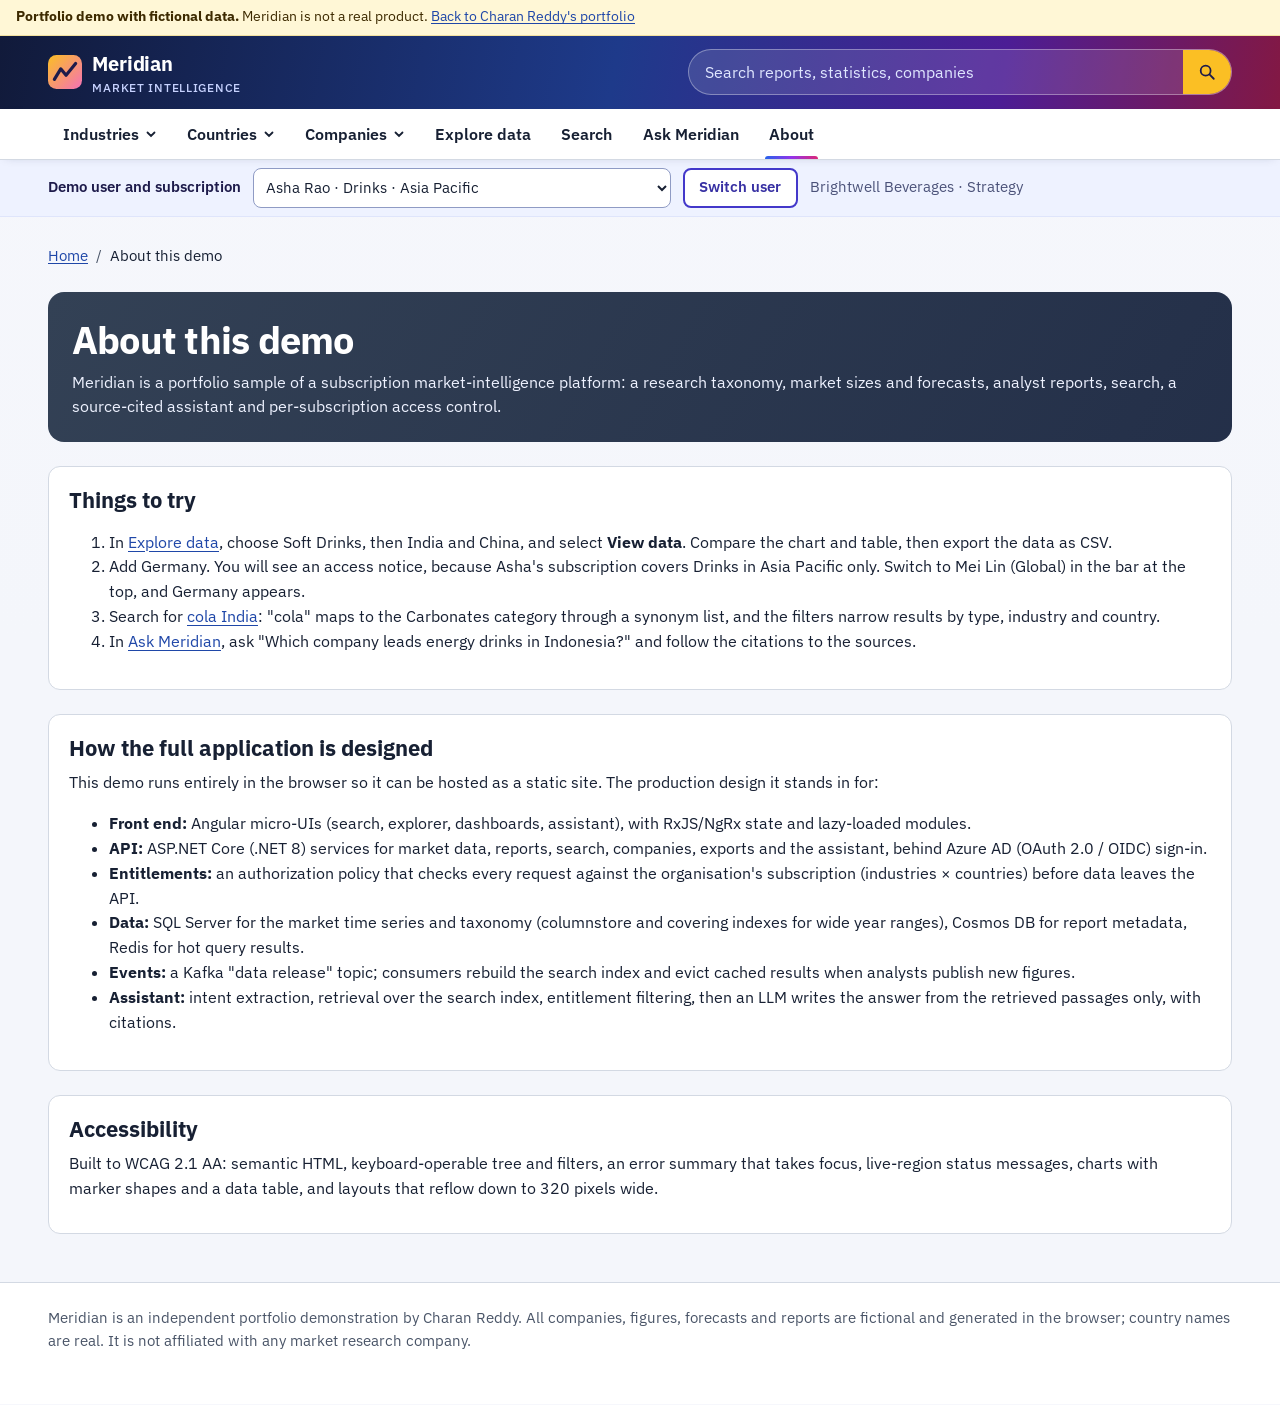
<file: meridian/about.html>
<!DOCTYPE html>
<html lang="en">
<head>
  <meta charset="utf-8">
  <meta name="viewport" content="width=device-width, initial-scale=1">
  <meta name="description" content="How the Meridian demo is built.">
  <title>About this demo – Meridian Market Intelligence (demo)</title>
  <link rel="icon" href="images/favicon.svg" type="image/svg+xml">
  <link rel="preconnect" href="https://fonts.googleapis.com">
  <link rel="preconnect" href="https://fonts.gstatic.com" crossorigin>
  <link rel="stylesheet" href="https://fonts.googleapis.com/css2?family=IBM+Plex+Mono:wght@400;600&family=IBM+Plex+Sans:wght@400;500;600;700&display=swap">
  <link rel="stylesheet" href="css/app.css?v=7f674494">
  <script type="module" src="js/layout.js?v=7f674494"></script>
</head>
<body>
  <a class="mi-skip" href="#main">Skip to main content</a>
  <header>
    <div class="mi-demo-banner"><p class="mi-container"><strong>Portfolio demo with fictional data.</strong> Meridian is not a real product. <a href="../index.html">Back to Charan Reddy's portfolio</a></p></div>
    <div class="mi-header">
      <div class="mi-container mi-header__inner">
        <a class="mi-brand" href="index.html"><svg width="34" height="34" viewBox="0 0 32 32" aria-hidden="true" focusable="false"><defs><linearGradient id="mi-logo" x1="0" y1="0" x2="1" y2="1"><stop offset="0" stop-color="#fbbf24"/><stop offset="1" stop-color="#f472b6"/></linearGradient></defs><rect width="32" height="32" rx="8" fill="url(#mi-logo)"/><path d="M6 23 L12 13 L17 19 L26 8" fill="none" stroke="#1e1b4b" stroke-width="3" stroke-linecap="round" stroke-linejoin="round"/></svg><span>Meridian <small>Market intelligence</small></span></a>
        <form class="mi-header__search" action="search.html" method="get" role="search">
          <label for="header-q" class="mi-sr-only">Search Meridian</label>
          <input type="search" id="header-q" name="q" placeholder="Search reports, statistics, companies" autocomplete="off">
          <button type="submit"><svg viewBox="0 0 20 20" width="18" height="18" aria-hidden="true" focusable="false"><circle cx="8.5" cy="8.5" r="5.5" fill="none" stroke="currentColor" stroke-width="2"/><path d="m13 13 4.5 4.5" stroke="currentColor" stroke-width="2" stroke-linecap="round"/></svg><span class="mi-sr-only">Search</span></button>
        </form>
        <button class="mi-menu-toggle" type="button" aria-expanded="false" aria-controls="primary-nav" data-menu-toggle hidden>Menu</button>
      </div>
    </div>
    <nav id="primary-nav" class="mi-menubar" aria-label="Main">
      <div class="mi-container">
        <ul class="mi-menubar__list">
          <li class="mi-menubar__item"><button type="button" class="mi-menubar__trigger" aria-expanded="false" aria-controls="mega-industries">Industries <svg class="mi-chev" viewBox="0 0 12 12" aria-hidden="true" focusable="false"><path d="M2.5 4.5 6 8l3.5-3.5" fill="none" stroke="currentColor" stroke-width="1.8" stroke-linecap="round"/></svg></button><div class="mi-mega" id="mega-industries" hidden></div></li>
          <li class="mi-menubar__item"><button type="button" class="mi-menubar__trigger" aria-expanded="false" aria-controls="mega-countries">Countries <svg class="mi-chev" viewBox="0 0 12 12" aria-hidden="true" focusable="false"><path d="M2.5 4.5 6 8l3.5-3.5" fill="none" stroke="currentColor" stroke-width="1.8" stroke-linecap="round"/></svg></button><div class="mi-mega" id="mega-countries" hidden></div></li>
          <li class="mi-menubar__item"><button type="button" class="mi-menubar__trigger" aria-expanded="false" aria-controls="mega-companies">Companies <svg class="mi-chev" viewBox="0 0 12 12" aria-hidden="true" focusable="false"><path d="M2.5 4.5 6 8l3.5-3.5" fill="none" stroke="currentColor" stroke-width="1.8" stroke-linecap="round"/></svg></button><div class="mi-mega" id="mega-companies" hidden></div></li>
          <li class="mi-menubar__item"><a class="mi-menubar__link" href="explore.html">Explore data</a></li>
          <li class="mi-menubar__item"><a class="mi-menubar__link" href="search.html">Search</a></li>
          <li class="mi-menubar__item"><a class="mi-menubar__link" href="ask.html">Ask Meridian</a></li>
          <li class="mi-menubar__item"><a class="mi-menubar__link" href="about.html" aria-current="page">About</a></li>
        </ul>
      </div>
    </nav>
    <div class="mi-planbar">
      <form class="mi-container" id="plan-form">
        <label for="plan-select">Demo user and subscription</label>
        <select id="plan-select" name="plan"><option>Loading…</option></select>
        <button type="submit">Switch user</button>
        <span id="plan-coverage"></span>
      </form>
    </div>
  </header>
  <main id="main" tabindex="-1">
    <div class="mi-container mi-stack">

      <nav class="mi-breadcrumbs" aria-label="Breadcrumb"><ol><li><a href="index.html">Home</a></li><li aria-current="page">About this demo</li></ol></nav>
      <div class="mi-page-band" style="--ind:#334155"><h1>About this demo</h1><p>Meridian is a portfolio sample of a subscription market-intelligence platform: a research taxonomy, market sizes and forecasts, analyst reports, search, a source-cited assistant and per-subscription access control.</p></div>
      <section class="mi-card" aria-labelledby="try-heading">
        <h2 id="try-heading">Things to try</h2>
        <ol>
          <li>In <a href="explore.html">Explore data</a>, choose Soft Drinks, then India and China, and select <strong>View data</strong>. Compare the chart and table, then export the data as CSV.</li>
          <li>Add Germany. You will see an access notice, because Asha's subscription covers Drinks in Asia Pacific only. Switch to Mei Lin (Global) in the bar at the top, and Germany appears.</li>
          <li>Search for <a href="search.html?q=cola%20india">cola India</a>: "cola" maps to the Carbonates category through a synonym list, and the filters narrow results by type, industry and country.</li>
          <li>In <a href="ask.html">Ask Meridian</a>, ask "Which company leads energy drinks in Indonesia?" and follow the citations to the sources.</li>
        </ol>
      </section>
      <section class="mi-card" aria-labelledby="arch-heading">
        <h2 id="arch-heading">How the full application is designed</h2>
        <p>This demo runs entirely in the browser so it can be hosted as a static site. The production design it stands in for:</p>
        <ul>
          <li><strong>Front end:</strong> Angular micro-UIs (search, explorer, dashboards, assistant), with RxJS/NgRx state and lazy-loaded modules.</li>
          <li><strong>API:</strong> ASP.NET Core (.NET 8) services for market data, reports, search, companies, exports and the assistant, behind Azure AD (OAuth 2.0 / OIDC) sign-in.</li>
          <li><strong>Entitlements:</strong> an authorization policy that checks every request against the organisation's subscription (industries × countries) before data leaves the API.</li>
          <li><strong>Data:</strong> SQL Server for the market time series and taxonomy (columnstore and covering indexes for wide year ranges), Cosmos DB for report metadata, Redis for hot query results.</li>
          <li><strong>Events:</strong> a Kafka "data release" topic; consumers rebuild the search index and evict cached results when analysts publish new figures.</li>
          <li><strong>Assistant:</strong> intent extraction, retrieval over the search index, entitlement filtering, then an LLM writes the answer from the retrieved passages only, with citations.</li>
        </ul>
      </section>
      <section class="mi-card" aria-labelledby="a11y-heading">
        <h2 id="a11y-heading">Accessibility</h2>
        <p>Built to WCAG 2.1 AA: semantic HTML, keyboard-operable tree and filters, an error summary that takes focus, live-region status messages, charts with marker shapes and a data table, and layouts that reflow down to 320 pixels wide.</p>
      </section>
    </div>
  </main>
  <footer class="mi-footer"><div class="mi-container">
    <p>Meridian is an independent portfolio demonstration by Charan Reddy. All companies, figures, forecasts and reports are fictional and generated in the browser; country names are real. It is not affiliated with any market research company.</p>
  </div></footer>
  <div id="mi-live-polite" class="mi-sr-only" aria-live="polite" aria-atomic="true"></div>
  <div id="mi-live-assertive" class="mi-sr-only" aria-live="assertive" aria-atomic="true"></div>
</body>
</html>
</file>
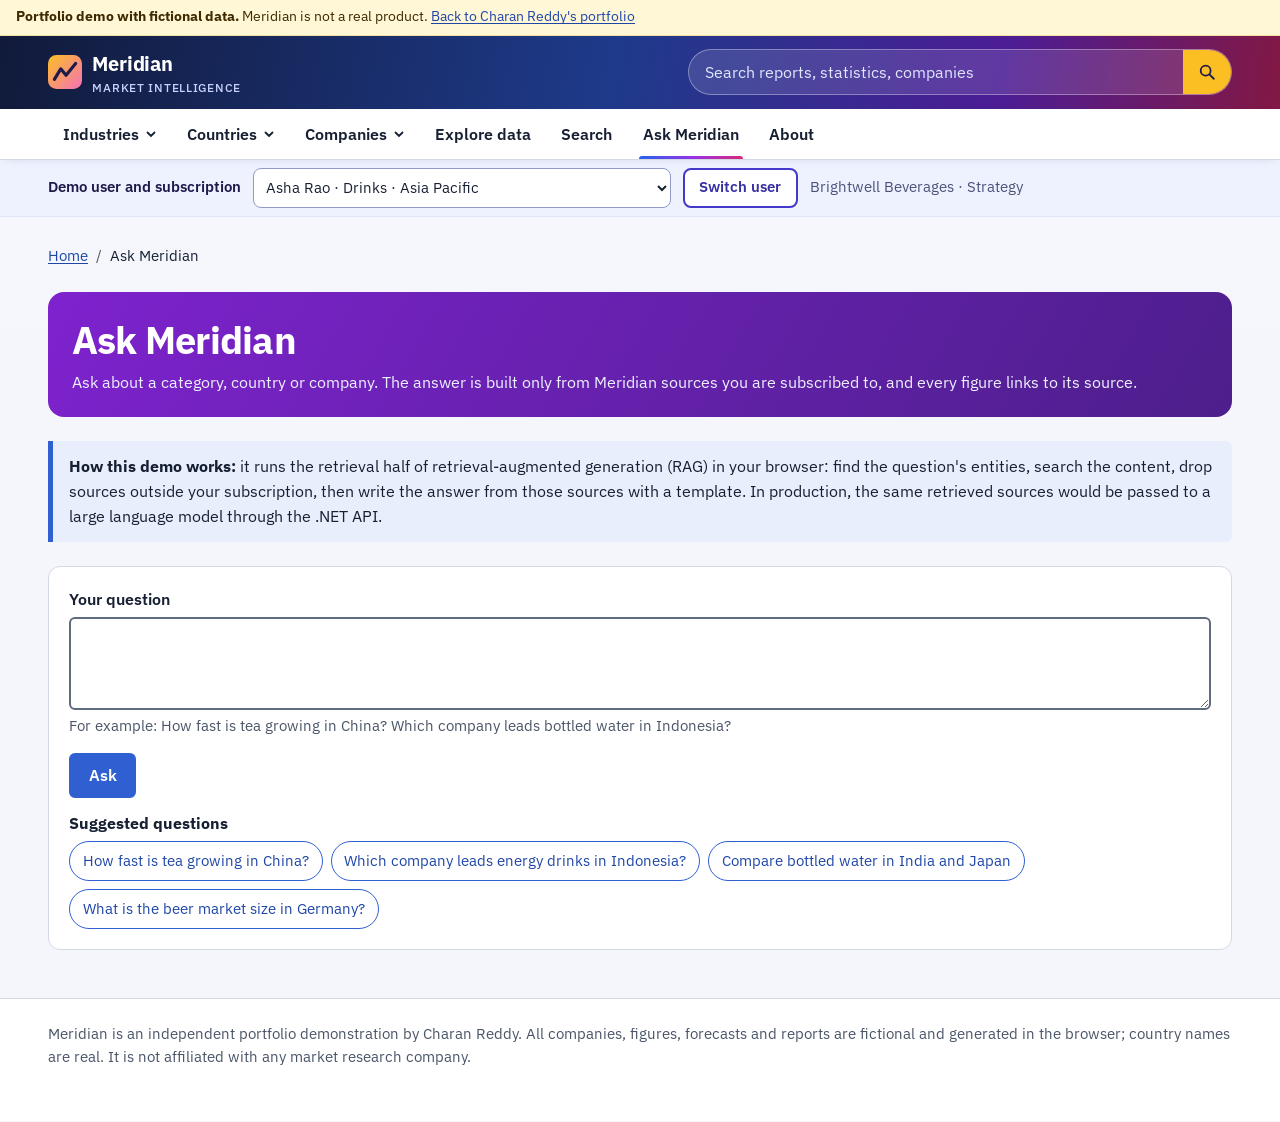
<file: meridian/ask.html>
<!DOCTYPE html>
<html lang="en">
<head>
  <meta charset="utf-8">
  <meta name="viewport" content="width=device-width, initial-scale=1">
  <meta name="description" content="Ask a question and get an answer grounded in Meridian research, with citations.">
  <title>Ask Meridian – Meridian Market Intelligence (demo)</title>
  <link rel="icon" href="images/favicon.svg" type="image/svg+xml">
  <link rel="preconnect" href="https://fonts.googleapis.com">
  <link rel="preconnect" href="https://fonts.gstatic.com" crossorigin>
  <link rel="stylesheet" href="https://fonts.googleapis.com/css2?family=IBM+Plex+Mono:wght@400;600&family=IBM+Plex+Sans:wght@400;500;600;700&display=swap">
  <link rel="stylesheet" href="css/app.css?v=7f674494">
  <script type="module" src="js/layout.js?v=7f674494"></script>
  <script type="module" src="js/pages/ask.js?v=7f674494"></script>
</head>
<body>
  <a class="mi-skip" href="#main">Skip to main content</a>
  <header>
    <div class="mi-demo-banner"><p class="mi-container"><strong>Portfolio demo with fictional data.</strong> Meridian is not a real product. <a href="../index.html">Back to Charan Reddy's portfolio</a></p></div>
    <div class="mi-header">
      <div class="mi-container mi-header__inner">
        <a class="mi-brand" href="index.html"><svg width="34" height="34" viewBox="0 0 32 32" aria-hidden="true" focusable="false"><defs><linearGradient id="mi-logo" x1="0" y1="0" x2="1" y2="1"><stop offset="0" stop-color="#fbbf24"/><stop offset="1" stop-color="#f472b6"/></linearGradient></defs><rect width="32" height="32" rx="8" fill="url(#mi-logo)"/><path d="M6 23 L12 13 L17 19 L26 8" fill="none" stroke="#1e1b4b" stroke-width="3" stroke-linecap="round" stroke-linejoin="round"/></svg><span>Meridian <small>Market intelligence</small></span></a>
        <form class="mi-header__search" action="search.html" method="get" role="search">
          <label for="header-q" class="mi-sr-only">Search Meridian</label>
          <input type="search" id="header-q" name="q" placeholder="Search reports, statistics, companies" autocomplete="off">
          <button type="submit"><svg viewBox="0 0 20 20" width="18" height="18" aria-hidden="true" focusable="false"><circle cx="8.5" cy="8.5" r="5.5" fill="none" stroke="currentColor" stroke-width="2"/><path d="m13 13 4.5 4.5" stroke="currentColor" stroke-width="2" stroke-linecap="round"/></svg><span class="mi-sr-only">Search</span></button>
        </form>
        <button class="mi-menu-toggle" type="button" aria-expanded="false" aria-controls="primary-nav" data-menu-toggle hidden>Menu</button>
      </div>
    </div>
    <nav id="primary-nav" class="mi-menubar" aria-label="Main">
      <div class="mi-container">
        <ul class="mi-menubar__list">
          <li class="mi-menubar__item"><button type="button" class="mi-menubar__trigger" aria-expanded="false" aria-controls="mega-industries">Industries <svg class="mi-chev" viewBox="0 0 12 12" aria-hidden="true" focusable="false"><path d="M2.5 4.5 6 8l3.5-3.5" fill="none" stroke="currentColor" stroke-width="1.8" stroke-linecap="round"/></svg></button><div class="mi-mega" id="mega-industries" hidden></div></li>
          <li class="mi-menubar__item"><button type="button" class="mi-menubar__trigger" aria-expanded="false" aria-controls="mega-countries">Countries <svg class="mi-chev" viewBox="0 0 12 12" aria-hidden="true" focusable="false"><path d="M2.5 4.5 6 8l3.5-3.5" fill="none" stroke="currentColor" stroke-width="1.8" stroke-linecap="round"/></svg></button><div class="mi-mega" id="mega-countries" hidden></div></li>
          <li class="mi-menubar__item"><button type="button" class="mi-menubar__trigger" aria-expanded="false" aria-controls="mega-companies">Companies <svg class="mi-chev" viewBox="0 0 12 12" aria-hidden="true" focusable="false"><path d="M2.5 4.5 6 8l3.5-3.5" fill="none" stroke="currentColor" stroke-width="1.8" stroke-linecap="round"/></svg></button><div class="mi-mega" id="mega-companies" hidden></div></li>
          <li class="mi-menubar__item"><a class="mi-menubar__link" href="explore.html">Explore data</a></li>
          <li class="mi-menubar__item"><a class="mi-menubar__link" href="search.html">Search</a></li>
          <li class="mi-menubar__item"><a class="mi-menubar__link" href="ask.html" aria-current="page">Ask Meridian</a></li>
          <li class="mi-menubar__item"><a class="mi-menubar__link" href="about.html">About</a></li>
        </ul>
      </div>
    </nav>
    <div class="mi-planbar">
      <form class="mi-container" id="plan-form">
        <label for="plan-select">Demo user and subscription</label>
        <select id="plan-select" name="plan"><option>Loading…</option></select>
        <button type="submit">Switch user</button>
        <span id="plan-coverage"></span>
      </form>
    </div>
  </header>
  <main id="main" tabindex="-1">
    <div class="mi-container mi-stack">

      <nav class="mi-breadcrumbs" aria-label="Breadcrumb"><ol><li><a href="index.html">Home</a></li><li aria-current="page">Ask Meridian</li></ol></nav>
      <div class="mi-page-band" style="--ind:#7e22ce"><h1>Ask Meridian</h1><p>Ask about a category, country or company. The answer is built only from Meridian sources you are subscribed to, and every figure links to its source.</p></div>
      <div class="mi-alert mi-alert--info"><p><strong>How this demo works:</strong> it runs the retrieval half of retrieval-augmented generation (RAG) in your browser: find the question's entities, search the content, drop sources outside your subscription, then write the answer from those sources with a template. In production, the same retrieved sources would be passed to a large language model through the .NET API.</p></div>
      <form id="ask-form" class="mi-card" novalidate>
        <div class="mi-field" id="question-field">
          <label for="question">Your question</label>
          <p class="mi-error" id="question-error" hidden></p>
          <textarea id="question" name="question" rows="3" aria-describedby="question-hint"></textarea>
          <p class="mi-hint" id="question-hint">For example: How fast is tea growing in China? Which company leads bottled water in Indonesia?</p>
        </div>
        <div class="mi-actions"><button class="mi-button" type="submit">Ask</button></div>
        <h2 style="font-size:1rem;margin-top:1rem">Suggested questions</h2>
        <ul class="mi-suggest" id="suggestions"></ul>
      </form>
      <section id="answer" aria-labelledby="answer-heading" tabindex="-1" hidden></section>
    </div>
  </main>
  <footer class="mi-footer"><div class="mi-container">
    <p>Meridian is an independent portfolio demonstration by Charan Reddy. All companies, figures, forecasts and reports are fictional and generated in the browser; country names are real. It is not affiliated with any market research company.</p>
  </div></footer>
  <div id="mi-live-polite" class="mi-sr-only" aria-live="polite" aria-atomic="true"></div>
  <div id="mi-live-assertive" class="mi-sr-only" aria-live="assertive" aria-atomic="true"></div>
</body>
</html>
</file>
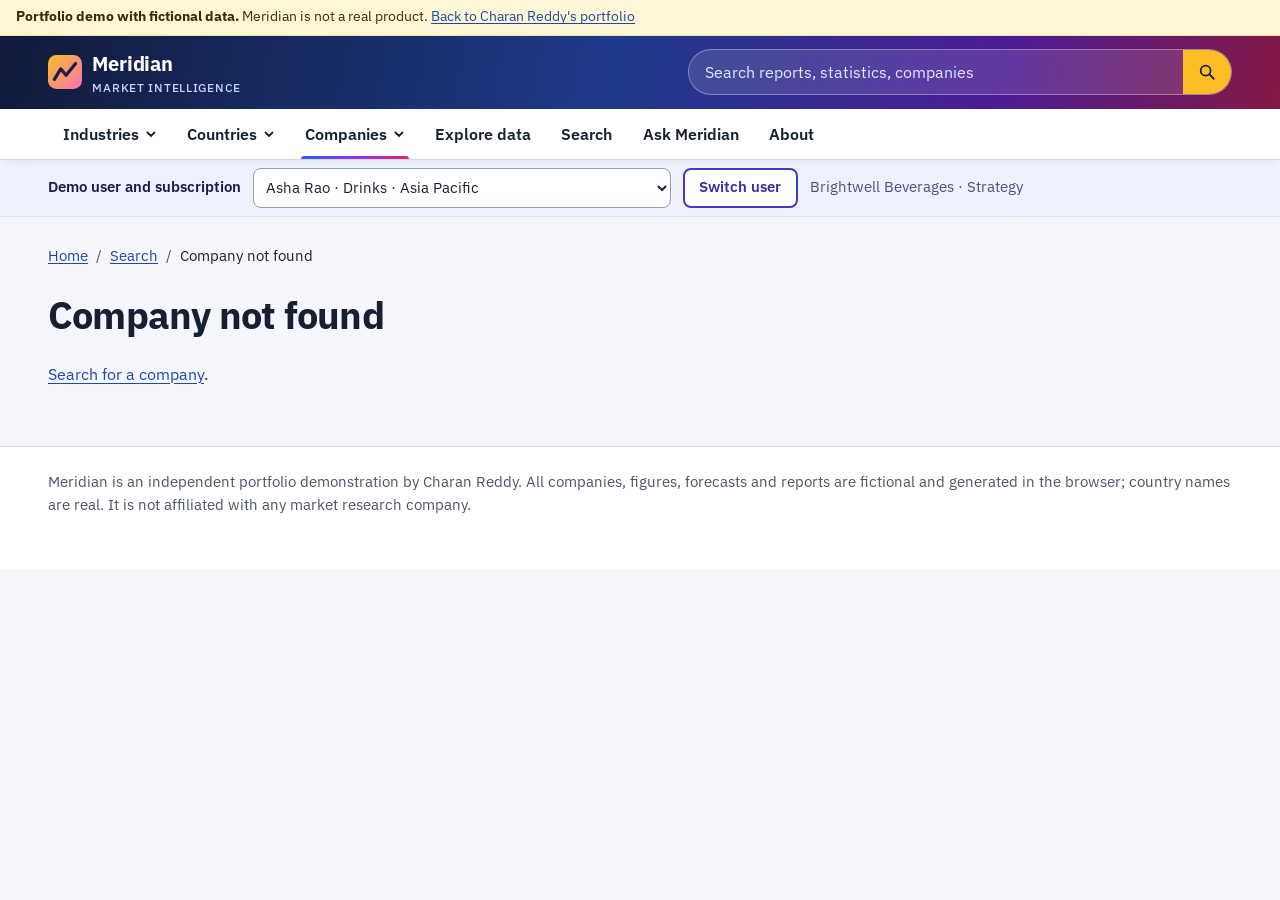
<file: meridian/company.html>
<!DOCTYPE html>
<html lang="en">
<head>
  <meta charset="utf-8">
  <meta name="viewport" content="width=device-width, initial-scale=1">
  <meta name="description" content="Company shares by category and country.">
  <title>Company profile – Meridian Market Intelligence (demo)</title>
  <link rel="icon" href="images/favicon.svg" type="image/svg+xml">
  <link rel="preconnect" href="https://fonts.googleapis.com">
  <link rel="preconnect" href="https://fonts.gstatic.com" crossorigin>
  <link rel="stylesheet" href="https://fonts.googleapis.com/css2?family=IBM+Plex+Mono:wght@400;600&family=IBM+Plex+Sans:wght@400;500;600;700&display=swap">
  <link rel="stylesheet" href="css/app.css?v=7f674494">
  <script type="module" src="js/layout.js?v=7f674494"></script>
  <script type="module" src="js/pages/company.js?v=7f674494"></script>
</head>
<body>
  <a class="mi-skip" href="#main">Skip to main content</a>
  <header>
    <div class="mi-demo-banner"><p class="mi-container"><strong>Portfolio demo with fictional data.</strong> Meridian is not a real product. <a href="../index.html">Back to Charan Reddy's portfolio</a></p></div>
    <div class="mi-header">
      <div class="mi-container mi-header__inner">
        <a class="mi-brand" href="index.html"><svg width="34" height="34" viewBox="0 0 32 32" aria-hidden="true" focusable="false"><defs><linearGradient id="mi-logo" x1="0" y1="0" x2="1" y2="1"><stop offset="0" stop-color="#fbbf24"/><stop offset="1" stop-color="#f472b6"/></linearGradient></defs><rect width="32" height="32" rx="8" fill="url(#mi-logo)"/><path d="M6 23 L12 13 L17 19 L26 8" fill="none" stroke="#1e1b4b" stroke-width="3" stroke-linecap="round" stroke-linejoin="round"/></svg><span>Meridian <small>Market intelligence</small></span></a>
        <form class="mi-header__search" action="search.html" method="get" role="search">
          <label for="header-q" class="mi-sr-only">Search Meridian</label>
          <input type="search" id="header-q" name="q" placeholder="Search reports, statistics, companies" autocomplete="off">
          <button type="submit"><svg viewBox="0 0 20 20" width="18" height="18" aria-hidden="true" focusable="false"><circle cx="8.5" cy="8.5" r="5.5" fill="none" stroke="currentColor" stroke-width="2"/><path d="m13 13 4.5 4.5" stroke="currentColor" stroke-width="2" stroke-linecap="round"/></svg><span class="mi-sr-only">Search</span></button>
        </form>
        <button class="mi-menu-toggle" type="button" aria-expanded="false" aria-controls="primary-nav" data-menu-toggle hidden>Menu</button>
      </div>
    </div>
    <nav id="primary-nav" class="mi-menubar" aria-label="Main">
      <div class="mi-container">
        <ul class="mi-menubar__list">
          <li class="mi-menubar__item"><button type="button" class="mi-menubar__trigger" aria-expanded="false" aria-controls="mega-industries">Industries <svg class="mi-chev" viewBox="0 0 12 12" aria-hidden="true" focusable="false"><path d="M2.5 4.5 6 8l3.5-3.5" fill="none" stroke="currentColor" stroke-width="1.8" stroke-linecap="round"/></svg></button><div class="mi-mega" id="mega-industries" hidden></div></li>
          <li class="mi-menubar__item"><button type="button" class="mi-menubar__trigger" aria-expanded="false" aria-controls="mega-countries">Countries <svg class="mi-chev" viewBox="0 0 12 12" aria-hidden="true" focusable="false"><path d="M2.5 4.5 6 8l3.5-3.5" fill="none" stroke="currentColor" stroke-width="1.8" stroke-linecap="round"/></svg></button><div class="mi-mega" id="mega-countries" hidden></div></li>
          <li class="mi-menubar__item"><button type="button" class="mi-menubar__trigger" aria-expanded="false" aria-controls="mega-companies">Companies <svg class="mi-chev" viewBox="0 0 12 12" aria-hidden="true" focusable="false"><path d="M2.5 4.5 6 8l3.5-3.5" fill="none" stroke="currentColor" stroke-width="1.8" stroke-linecap="round"/></svg></button><div class="mi-mega" id="mega-companies" hidden></div></li>
          <li class="mi-menubar__item"><a class="mi-menubar__link" href="explore.html">Explore data</a></li>
          <li class="mi-menubar__item"><a class="mi-menubar__link" href="search.html">Search</a></li>
          <li class="mi-menubar__item"><a class="mi-menubar__link" href="ask.html">Ask Meridian</a></li>
          <li class="mi-menubar__item"><a class="mi-menubar__link" href="about.html">About</a></li>
        </ul>
      </div>
    </nav>
    <div class="mi-planbar">
      <form class="mi-container" id="plan-form">
        <label for="plan-select">Demo user and subscription</label>
        <select id="plan-select" name="plan"><option>Loading…</option></select>
        <button type="submit">Switch user</button>
        <span id="plan-coverage"></span>
      </form>
    </div>
  </header>
  <main id="main" tabindex="-1">
    <div class="mi-container mi-stack">

      <div id="company-root" class="mi-stack"><p>Loading company…</p></div>
    </div>
  </main>
  <footer class="mi-footer"><div class="mi-container">
    <p>Meridian is an independent portfolio demonstration by Charan Reddy. All companies, figures, forecasts and reports are fictional and generated in the browser; country names are real. It is not affiliated with any market research company.</p>
  </div></footer>
  <div id="mi-live-polite" class="mi-sr-only" aria-live="polite" aria-atomic="true"></div>
  <div id="mi-live-assertive" class="mi-sr-only" aria-live="assertive" aria-atomic="true"></div>
</body>
</html>
</file>
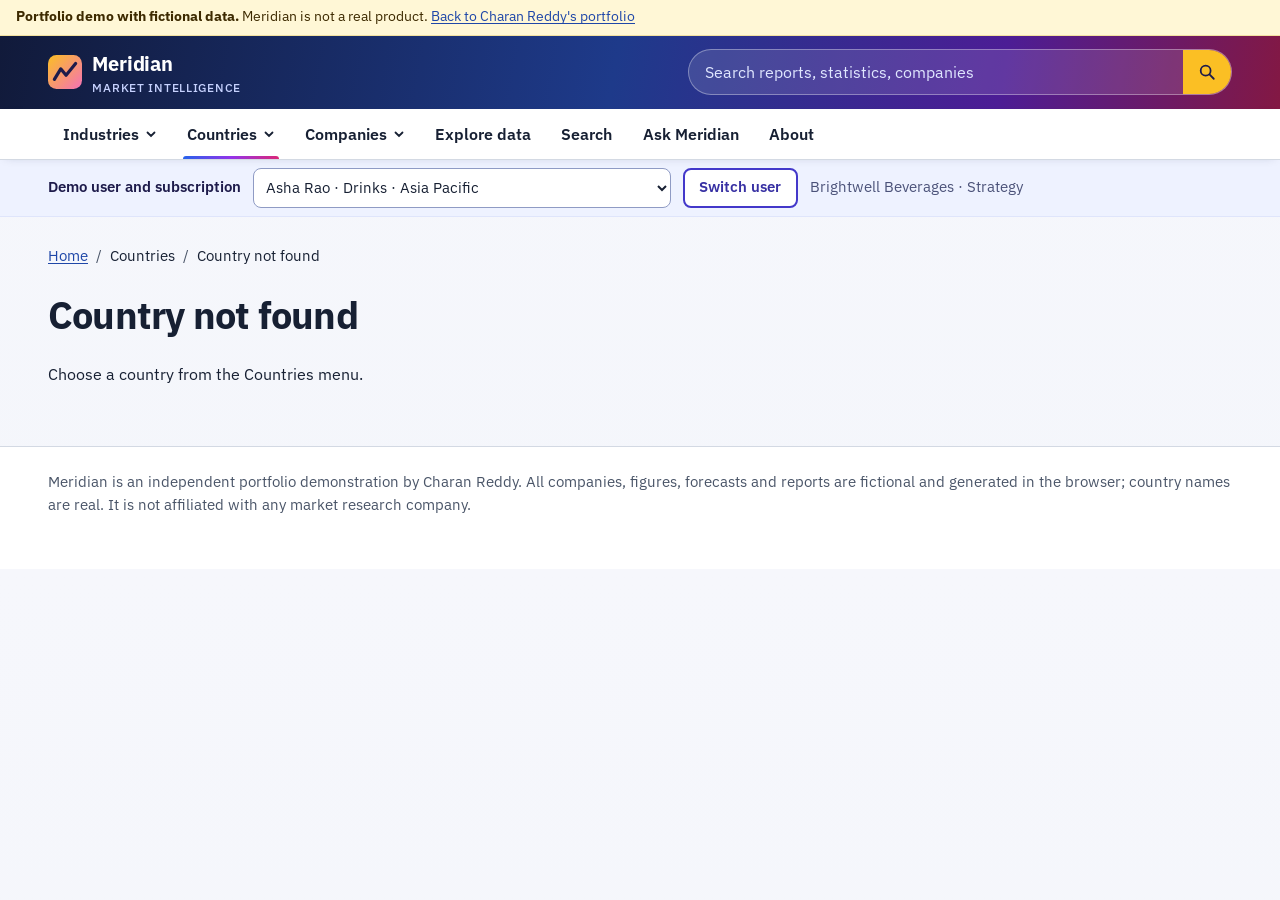
<file: meridian/country.html>
<!DOCTYPE html>
<html lang="en">
<head>
  <meta charset="utf-8">
  <meta name="viewport" content="width=device-width, initial-scale=1">
  <meta name="description" content="Market overview for one country across all industries.">
  <title>Country – Meridian Market Intelligence (demo)</title>
  <link rel="icon" href="images/favicon.svg" type="image/svg+xml">
  <link rel="preconnect" href="https://fonts.googleapis.com">
  <link rel="preconnect" href="https://fonts.gstatic.com" crossorigin>
  <link rel="stylesheet" href="https://fonts.googleapis.com/css2?family=IBM+Plex+Mono:wght@400;600&family=IBM+Plex+Sans:wght@400;500;600;700&display=swap">
  <link rel="stylesheet" href="css/app.css?v=7f674494">
  <script type="module" src="js/layout.js?v=7f674494"></script>
  <script type="module" src="js/pages/country.js?v=7f674494"></script>
</head>
<body>
  <a class="mi-skip" href="#main">Skip to main content</a>
  <header>
    <div class="mi-demo-banner"><p class="mi-container"><strong>Portfolio demo with fictional data.</strong> Meridian is not a real product. <a href="../index.html">Back to Charan Reddy's portfolio</a></p></div>
    <div class="mi-header">
      <div class="mi-container mi-header__inner">
        <a class="mi-brand" href="index.html"><svg width="34" height="34" viewBox="0 0 32 32" aria-hidden="true" focusable="false"><defs><linearGradient id="mi-logo" x1="0" y1="0" x2="1" y2="1"><stop offset="0" stop-color="#fbbf24"/><stop offset="1" stop-color="#f472b6"/></linearGradient></defs><rect width="32" height="32" rx="8" fill="url(#mi-logo)"/><path d="M6 23 L12 13 L17 19 L26 8" fill="none" stroke="#1e1b4b" stroke-width="3" stroke-linecap="round" stroke-linejoin="round"/></svg><span>Meridian <small>Market intelligence</small></span></a>
        <form class="mi-header__search" action="search.html" method="get" role="search">
          <label for="header-q" class="mi-sr-only">Search Meridian</label>
          <input type="search" id="header-q" name="q" placeholder="Search reports, statistics, companies" autocomplete="off">
          <button type="submit"><svg viewBox="0 0 20 20" width="18" height="18" aria-hidden="true" focusable="false"><circle cx="8.5" cy="8.5" r="5.5" fill="none" stroke="currentColor" stroke-width="2"/><path d="m13 13 4.5 4.5" stroke="currentColor" stroke-width="2" stroke-linecap="round"/></svg><span class="mi-sr-only">Search</span></button>
        </form>
        <button class="mi-menu-toggle" type="button" aria-expanded="false" aria-controls="primary-nav" data-menu-toggle hidden>Menu</button>
      </div>
    </div>
    <nav id="primary-nav" class="mi-menubar" aria-label="Main">
      <div class="mi-container">
        <ul class="mi-menubar__list">
          <li class="mi-menubar__item"><button type="button" class="mi-menubar__trigger" aria-expanded="false" aria-controls="mega-industries">Industries <svg class="mi-chev" viewBox="0 0 12 12" aria-hidden="true" focusable="false"><path d="M2.5 4.5 6 8l3.5-3.5" fill="none" stroke="currentColor" stroke-width="1.8" stroke-linecap="round"/></svg></button><div class="mi-mega" id="mega-industries" hidden></div></li>
          <li class="mi-menubar__item"><button type="button" class="mi-menubar__trigger" aria-expanded="false" aria-controls="mega-countries">Countries <svg class="mi-chev" viewBox="0 0 12 12" aria-hidden="true" focusable="false"><path d="M2.5 4.5 6 8l3.5-3.5" fill="none" stroke="currentColor" stroke-width="1.8" stroke-linecap="round"/></svg></button><div class="mi-mega" id="mega-countries" hidden></div></li>
          <li class="mi-menubar__item"><button type="button" class="mi-menubar__trigger" aria-expanded="false" aria-controls="mega-companies">Companies <svg class="mi-chev" viewBox="0 0 12 12" aria-hidden="true" focusable="false"><path d="M2.5 4.5 6 8l3.5-3.5" fill="none" stroke="currentColor" stroke-width="1.8" stroke-linecap="round"/></svg></button><div class="mi-mega" id="mega-companies" hidden></div></li>
          <li class="mi-menubar__item"><a class="mi-menubar__link" href="explore.html">Explore data</a></li>
          <li class="mi-menubar__item"><a class="mi-menubar__link" href="search.html">Search</a></li>
          <li class="mi-menubar__item"><a class="mi-menubar__link" href="ask.html">Ask Meridian</a></li>
          <li class="mi-menubar__item"><a class="mi-menubar__link" href="about.html">About</a></li>
        </ul>
      </div>
    </nav>
    <div class="mi-planbar">
      <form class="mi-container" id="plan-form">
        <label for="plan-select">Demo user and subscription</label>
        <select id="plan-select" name="plan"><option>Loading…</option></select>
        <button type="submit">Switch user</button>
        <span id="plan-coverage"></span>
      </form>
    </div>
  </header>
  <main id="main" tabindex="-1">
    <div class="mi-container mi-stack">

      <div id="country-root" class="mi-stack"><p>Loading country…</p></div>
    </div>
  </main>
  <footer class="mi-footer"><div class="mi-container">
    <p>Meridian is an independent portfolio demonstration by Charan Reddy. All companies, figures, forecasts and reports are fictional and generated in the browser; country names are real. It is not affiliated with any market research company.</p>
  </div></footer>
  <div id="mi-live-polite" class="mi-sr-only" aria-live="polite" aria-atomic="true"></div>
  <div id="mi-live-assertive" class="mi-sr-only" aria-live="assertive" aria-atomic="true"></div>
</body>
</html>
</file>
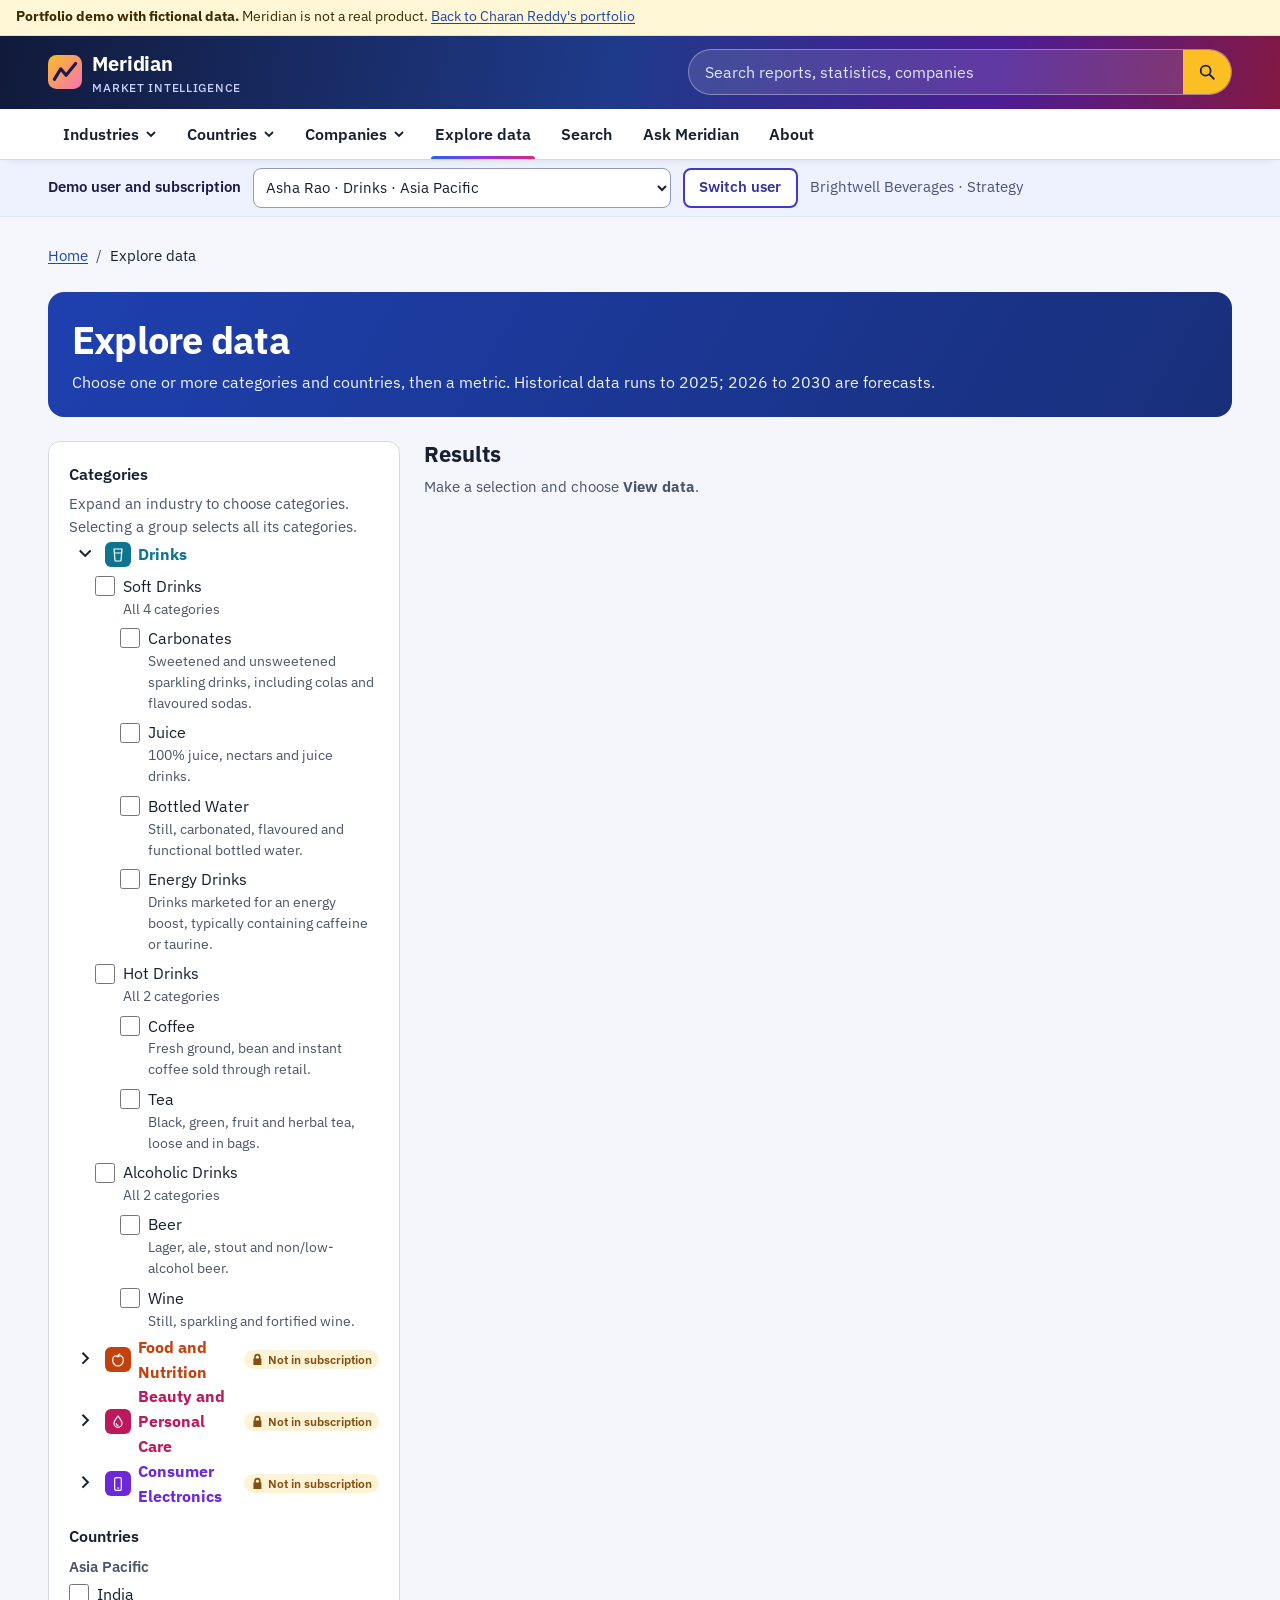
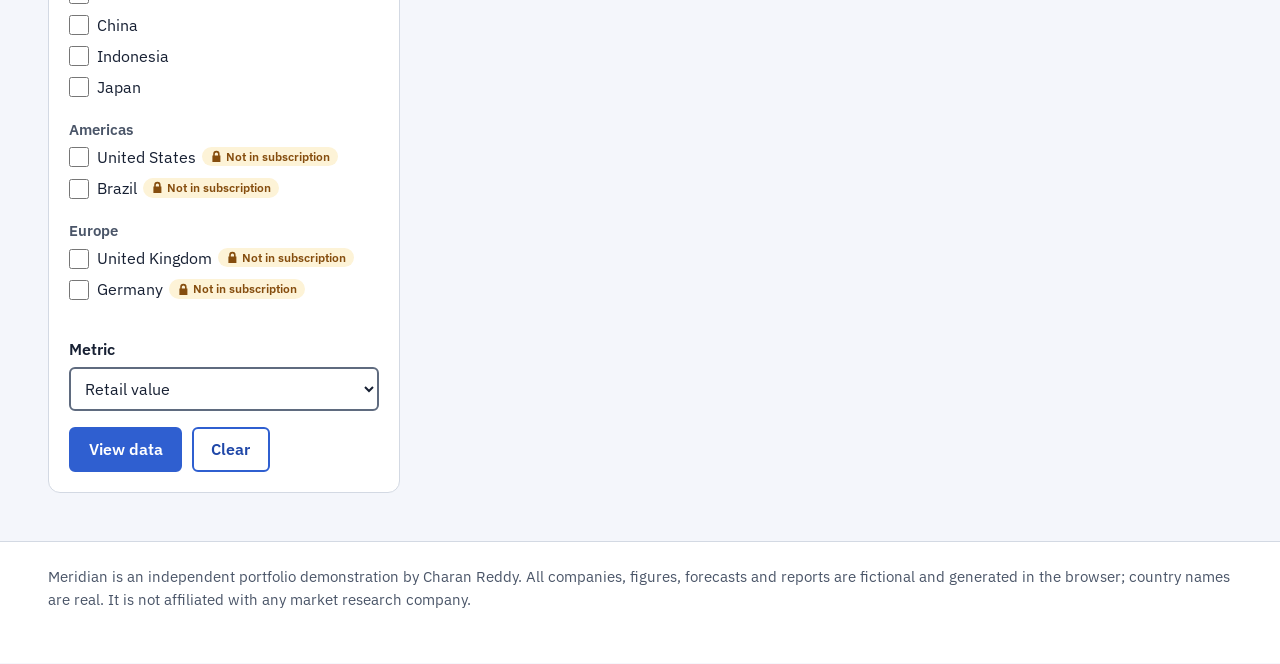
<file: meridian/explore.html>
<!DOCTYPE html>
<html lang="en">
<head>
  <meta charset="utf-8">
  <meta name="viewport" content="width=device-width, initial-scale=1">
  <meta name="description" content="Select categories, countries and a metric to view market data.">
  <title>Explore data – Meridian Market Intelligence (demo)</title>
  <link rel="icon" href="images/favicon.svg" type="image/svg+xml">
  <link rel="preconnect" href="https://fonts.googleapis.com">
  <link rel="preconnect" href="https://fonts.gstatic.com" crossorigin>
  <link rel="stylesheet" href="https://fonts.googleapis.com/css2?family=IBM+Plex+Mono:wght@400;600&family=IBM+Plex+Sans:wght@400;500;600;700&display=swap">
  <link rel="stylesheet" href="css/app.css?v=7f674494">
  <script type="module" src="js/layout.js?v=7f674494"></script>
  <script type="module" src="js/pages/explore.js?v=7f674494"></script>
</head>
<body>
  <a class="mi-skip" href="#main">Skip to main content</a>
  <header>
    <div class="mi-demo-banner"><p class="mi-container"><strong>Portfolio demo with fictional data.</strong> Meridian is not a real product. <a href="../index.html">Back to Charan Reddy's portfolio</a></p></div>
    <div class="mi-header">
      <div class="mi-container mi-header__inner">
        <a class="mi-brand" href="index.html"><svg width="34" height="34" viewBox="0 0 32 32" aria-hidden="true" focusable="false"><defs><linearGradient id="mi-logo" x1="0" y1="0" x2="1" y2="1"><stop offset="0" stop-color="#fbbf24"/><stop offset="1" stop-color="#f472b6"/></linearGradient></defs><rect width="32" height="32" rx="8" fill="url(#mi-logo)"/><path d="M6 23 L12 13 L17 19 L26 8" fill="none" stroke="#1e1b4b" stroke-width="3" stroke-linecap="round" stroke-linejoin="round"/></svg><span>Meridian <small>Market intelligence</small></span></a>
        <form class="mi-header__search" action="search.html" method="get" role="search">
          <label for="header-q" class="mi-sr-only">Search Meridian</label>
          <input type="search" id="header-q" name="q" placeholder="Search reports, statistics, companies" autocomplete="off">
          <button type="submit"><svg viewBox="0 0 20 20" width="18" height="18" aria-hidden="true" focusable="false"><circle cx="8.5" cy="8.5" r="5.5" fill="none" stroke="currentColor" stroke-width="2"/><path d="m13 13 4.5 4.5" stroke="currentColor" stroke-width="2" stroke-linecap="round"/></svg><span class="mi-sr-only">Search</span></button>
        </form>
        <button class="mi-menu-toggle" type="button" aria-expanded="false" aria-controls="primary-nav" data-menu-toggle hidden>Menu</button>
      </div>
    </div>
    <nav id="primary-nav" class="mi-menubar" aria-label="Main">
      <div class="mi-container">
        <ul class="mi-menubar__list">
          <li class="mi-menubar__item"><button type="button" class="mi-menubar__trigger" aria-expanded="false" aria-controls="mega-industries">Industries <svg class="mi-chev" viewBox="0 0 12 12" aria-hidden="true" focusable="false"><path d="M2.5 4.5 6 8l3.5-3.5" fill="none" stroke="currentColor" stroke-width="1.8" stroke-linecap="round"/></svg></button><div class="mi-mega" id="mega-industries" hidden></div></li>
          <li class="mi-menubar__item"><button type="button" class="mi-menubar__trigger" aria-expanded="false" aria-controls="mega-countries">Countries <svg class="mi-chev" viewBox="0 0 12 12" aria-hidden="true" focusable="false"><path d="M2.5 4.5 6 8l3.5-3.5" fill="none" stroke="currentColor" stroke-width="1.8" stroke-linecap="round"/></svg></button><div class="mi-mega" id="mega-countries" hidden></div></li>
          <li class="mi-menubar__item"><button type="button" class="mi-menubar__trigger" aria-expanded="false" aria-controls="mega-companies">Companies <svg class="mi-chev" viewBox="0 0 12 12" aria-hidden="true" focusable="false"><path d="M2.5 4.5 6 8l3.5-3.5" fill="none" stroke="currentColor" stroke-width="1.8" stroke-linecap="round"/></svg></button><div class="mi-mega" id="mega-companies" hidden></div></li>
          <li class="mi-menubar__item"><a class="mi-menubar__link" href="explore.html" aria-current="page">Explore data</a></li>
          <li class="mi-menubar__item"><a class="mi-menubar__link" href="search.html">Search</a></li>
          <li class="mi-menubar__item"><a class="mi-menubar__link" href="ask.html">Ask Meridian</a></li>
          <li class="mi-menubar__item"><a class="mi-menubar__link" href="about.html">About</a></li>
        </ul>
      </div>
    </nav>
    <div class="mi-planbar">
      <form class="mi-container" id="plan-form">
        <label for="plan-select">Demo user and subscription</label>
        <select id="plan-select" name="plan"><option>Loading…</option></select>
        <button type="submit">Switch user</button>
        <span id="plan-coverage"></span>
      </form>
    </div>
  </header>
  <main id="main" tabindex="-1">
    <div class="mi-container mi-stack">

      <nav class="mi-breadcrumbs" aria-label="Breadcrumb"><ol><li><a href="index.html">Home</a></li><li aria-current="page">Explore data</li></ol></nav>
      <div class="mi-page-band" style="--ind:#1e40af"><h1>Explore data</h1><p>Choose one or more categories and countries, then a metric. Historical data runs to 2025; 2026 to 2030 are forecasts.</p></div>
      <div id="error-summary" class="mi-error-summary" tabindex="-1" role="alert" hidden><h2>There is a problem</h2><ul></ul></div>
      <div class="mi-two-col">
        <form id="explore-form" class="mi-card" novalidate>
          <fieldset id="categories-group">
            <legend>Categories</legend>
            <p class="mi-hint" id="cat-hint">Expand an industry to choose categories. Selecting a group selects all its categories.</p>
            <p class="mi-error" id="categories-error" hidden></p>
            <ul class="mi-tree" id="tree" aria-describedby="cat-hint"></ul>
          </fieldset>
          <fieldset id="countries-group">
            <legend>Countries</legend>
            <p class="mi-error" id="countries-error" hidden></p>
            <div id="countries"></div>
          </fieldset>
          <div class="mi-field">
            <label for="metric">Metric</label>
            <select id="metric" name="metric"></select>
          </div>
          <div class="mi-actions"><button class="mi-button" type="submit">View data</button><button class="mi-button mi-button--secondary" type="reset" id="clear">Clear</button></div>
        </form>
        <section id="results" class="mi-stack" aria-labelledby="results-heading" tabindex="-1">
          <h2 id="results-heading">Results</h2>
          <p class="mi-hint">Make a selection and choose <strong>View data</strong>.</p>
        </section>
      </div>
    </div>
  </main>
  <footer class="mi-footer"><div class="mi-container">
    <p>Meridian is an independent portfolio demonstration by Charan Reddy. All companies, figures, forecasts and reports are fictional and generated in the browser; country names are real. It is not affiliated with any market research company.</p>
  </div></footer>
  <div id="mi-live-polite" class="mi-sr-only" aria-live="polite" aria-atomic="true"></div>
  <div id="mi-live-assertive" class="mi-sr-only" aria-live="assertive" aria-atomic="true"></div>
</body>
</html>
</file>
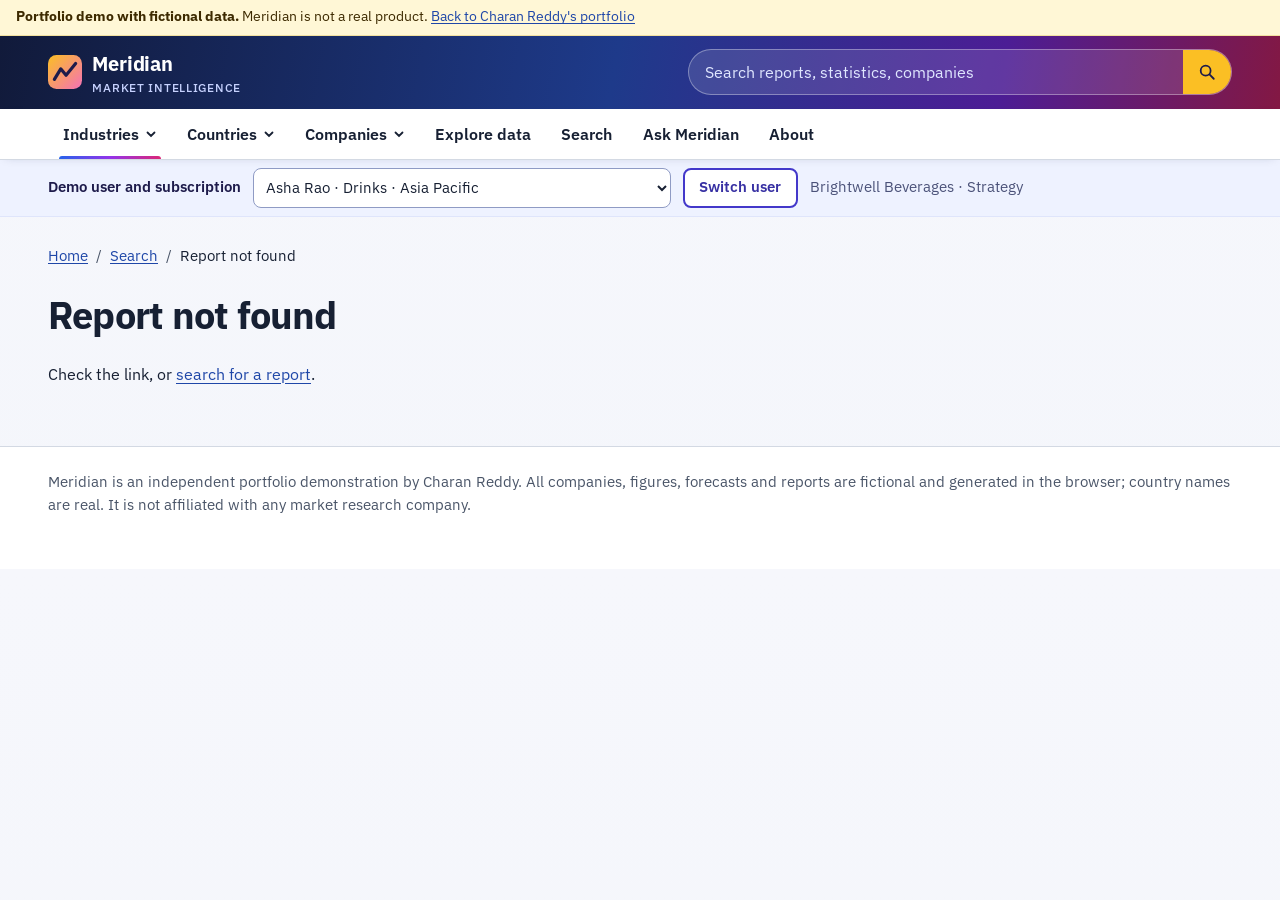
<file: meridian/report.html>
<!DOCTYPE html>
<html lang="en">
<head>
  <meta charset="utf-8">
  <meta name="viewport" content="width=device-width, initial-scale=1">
  <meta name="description" content="Analyst report with market sizes, competitive landscape and outlook.">
  <title>Report – Meridian Market Intelligence (demo)</title>
  <link rel="icon" href="images/favicon.svg" type="image/svg+xml">
  <link rel="preconnect" href="https://fonts.googleapis.com">
  <link rel="preconnect" href="https://fonts.gstatic.com" crossorigin>
  <link rel="stylesheet" href="https://fonts.googleapis.com/css2?family=IBM+Plex+Mono:wght@400;600&family=IBM+Plex+Sans:wght@400;500;600;700&display=swap">
  <link rel="stylesheet" href="css/app.css?v=7f674494">
  <script type="module" src="js/layout.js?v=7f674494"></script>
  <script type="module" src="js/pages/report.js?v=7f674494"></script>
</head>
<body>
  <a class="mi-skip" href="#main">Skip to main content</a>
  <header>
    <div class="mi-demo-banner"><p class="mi-container"><strong>Portfolio demo with fictional data.</strong> Meridian is not a real product. <a href="../index.html">Back to Charan Reddy's portfolio</a></p></div>
    <div class="mi-header">
      <div class="mi-container mi-header__inner">
        <a class="mi-brand" href="index.html"><svg width="34" height="34" viewBox="0 0 32 32" aria-hidden="true" focusable="false"><defs><linearGradient id="mi-logo" x1="0" y1="0" x2="1" y2="1"><stop offset="0" stop-color="#fbbf24"/><stop offset="1" stop-color="#f472b6"/></linearGradient></defs><rect width="32" height="32" rx="8" fill="url(#mi-logo)"/><path d="M6 23 L12 13 L17 19 L26 8" fill="none" stroke="#1e1b4b" stroke-width="3" stroke-linecap="round" stroke-linejoin="round"/></svg><span>Meridian <small>Market intelligence</small></span></a>
        <form class="mi-header__search" action="search.html" method="get" role="search">
          <label for="header-q" class="mi-sr-only">Search Meridian</label>
          <input type="search" id="header-q" name="q" placeholder="Search reports, statistics, companies" autocomplete="off">
          <button type="submit"><svg viewBox="0 0 20 20" width="18" height="18" aria-hidden="true" focusable="false"><circle cx="8.5" cy="8.5" r="5.5" fill="none" stroke="currentColor" stroke-width="2"/><path d="m13 13 4.5 4.5" stroke="currentColor" stroke-width="2" stroke-linecap="round"/></svg><span class="mi-sr-only">Search</span></button>
        </form>
        <button class="mi-menu-toggle" type="button" aria-expanded="false" aria-controls="primary-nav" data-menu-toggle hidden>Menu</button>
      </div>
    </div>
    <nav id="primary-nav" class="mi-menubar" aria-label="Main">
      <div class="mi-container">
        <ul class="mi-menubar__list">
          <li class="mi-menubar__item"><button type="button" class="mi-menubar__trigger" aria-expanded="false" aria-controls="mega-industries">Industries <svg class="mi-chev" viewBox="0 0 12 12" aria-hidden="true" focusable="false"><path d="M2.5 4.5 6 8l3.5-3.5" fill="none" stroke="currentColor" stroke-width="1.8" stroke-linecap="round"/></svg></button><div class="mi-mega" id="mega-industries" hidden></div></li>
          <li class="mi-menubar__item"><button type="button" class="mi-menubar__trigger" aria-expanded="false" aria-controls="mega-countries">Countries <svg class="mi-chev" viewBox="0 0 12 12" aria-hidden="true" focusable="false"><path d="M2.5 4.5 6 8l3.5-3.5" fill="none" stroke="currentColor" stroke-width="1.8" stroke-linecap="round"/></svg></button><div class="mi-mega" id="mega-countries" hidden></div></li>
          <li class="mi-menubar__item"><button type="button" class="mi-menubar__trigger" aria-expanded="false" aria-controls="mega-companies">Companies <svg class="mi-chev" viewBox="0 0 12 12" aria-hidden="true" focusable="false"><path d="M2.5 4.5 6 8l3.5-3.5" fill="none" stroke="currentColor" stroke-width="1.8" stroke-linecap="round"/></svg></button><div class="mi-mega" id="mega-companies" hidden></div></li>
          <li class="mi-menubar__item"><a class="mi-menubar__link" href="explore.html">Explore data</a></li>
          <li class="mi-menubar__item"><a class="mi-menubar__link" href="search.html">Search</a></li>
          <li class="mi-menubar__item"><a class="mi-menubar__link" href="ask.html">Ask Meridian</a></li>
          <li class="mi-menubar__item"><a class="mi-menubar__link" href="about.html">About</a></li>
        </ul>
      </div>
    </nav>
    <div class="mi-planbar">
      <form class="mi-container" id="plan-form">
        <label for="plan-select">Demo user and subscription</label>
        <select id="plan-select" name="plan"><option>Loading…</option></select>
        <button type="submit">Switch user</button>
        <span id="plan-coverage"></span>
      </form>
    </div>
  </header>
  <main id="main" tabindex="-1">
    <div class="mi-container mi-stack">

      <div id="report-root" class="mi-stack"><p>Loading report…</p></div>
    </div>
  </main>
  <footer class="mi-footer"><div class="mi-container">
    <p>Meridian is an independent portfolio demonstration by Charan Reddy. All companies, figures, forecasts and reports are fictional and generated in the browser; country names are real. It is not affiliated with any market research company.</p>
  </div></footer>
  <div id="mi-live-polite" class="mi-sr-only" aria-live="polite" aria-atomic="true"></div>
  <div id="mi-live-assertive" class="mi-sr-only" aria-live="assertive" aria-atomic="true"></div>
</body>
</html>
</file>
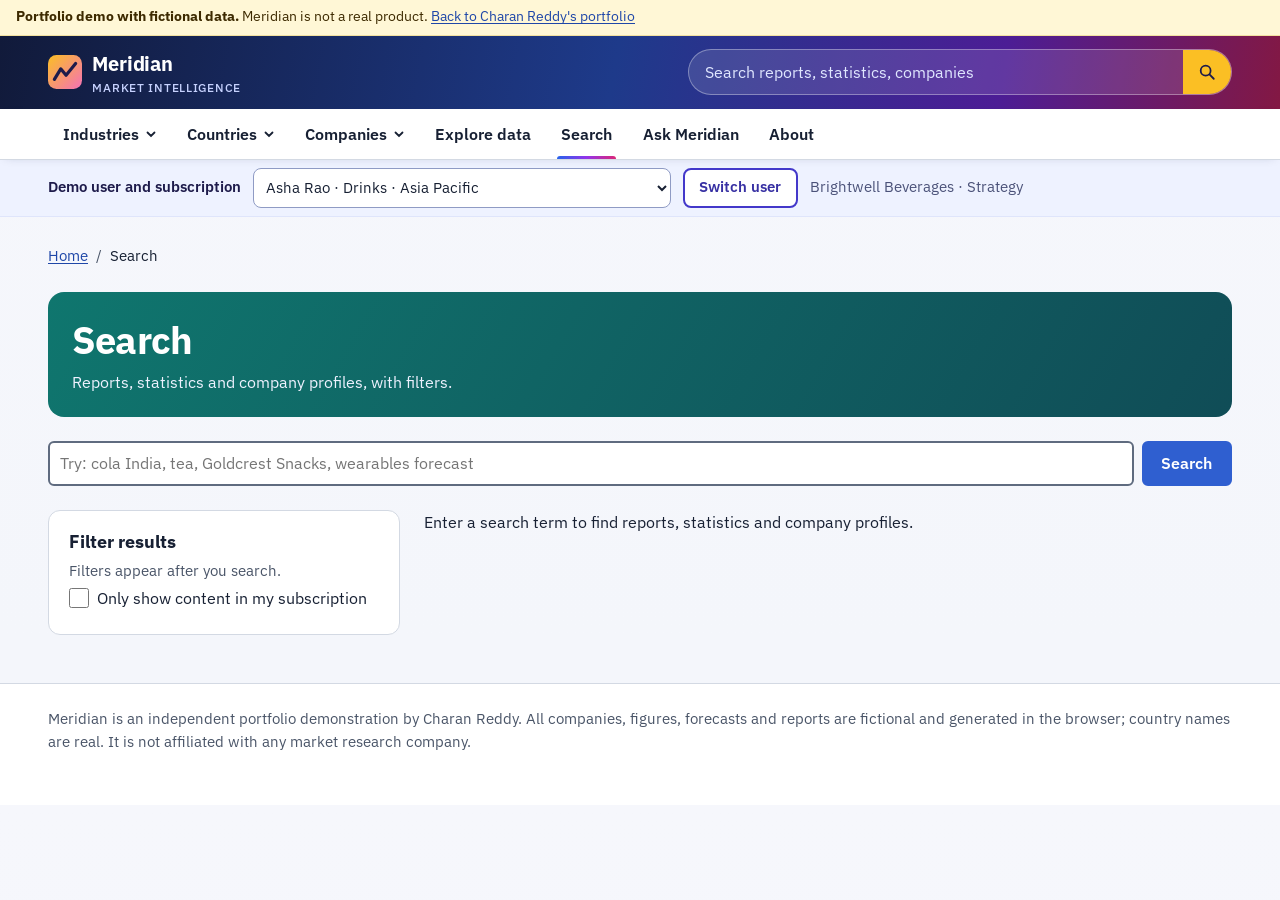
<file: meridian/search.html>
<!DOCTYPE html>
<html lang="en">
<head>
  <meta charset="utf-8">
  <meta name="viewport" content="width=device-width, initial-scale=1">
  <meta name="description" content="Search Meridian reports, statistics and company profiles.">
  <title>Search – Meridian Market Intelligence (demo)</title>
  <link rel="icon" href="images/favicon.svg" type="image/svg+xml">
  <link rel="preconnect" href="https://fonts.googleapis.com">
  <link rel="preconnect" href="https://fonts.gstatic.com" crossorigin>
  <link rel="stylesheet" href="https://fonts.googleapis.com/css2?family=IBM+Plex+Mono:wght@400;600&family=IBM+Plex+Sans:wght@400;500;600;700&display=swap">
  <link rel="stylesheet" href="css/app.css?v=7f674494">
  <script type="module" src="js/layout.js?v=7f674494"></script>
  <script type="module" src="js/pages/search.js?v=7f674494"></script>
</head>
<body>
  <a class="mi-skip" href="#main">Skip to main content</a>
  <header>
    <div class="mi-demo-banner"><p class="mi-container"><strong>Portfolio demo with fictional data.</strong> Meridian is not a real product. <a href="../index.html">Back to Charan Reddy's portfolio</a></p></div>
    <div class="mi-header">
      <div class="mi-container mi-header__inner">
        <a class="mi-brand" href="index.html"><svg width="34" height="34" viewBox="0 0 32 32" aria-hidden="true" focusable="false"><defs><linearGradient id="mi-logo" x1="0" y1="0" x2="1" y2="1"><stop offset="0" stop-color="#fbbf24"/><stop offset="1" stop-color="#f472b6"/></linearGradient></defs><rect width="32" height="32" rx="8" fill="url(#mi-logo)"/><path d="M6 23 L12 13 L17 19 L26 8" fill="none" stroke="#1e1b4b" stroke-width="3" stroke-linecap="round" stroke-linejoin="round"/></svg><span>Meridian <small>Market intelligence</small></span></a>
        <form class="mi-header__search" action="search.html" method="get" role="search">
          <label for="header-q" class="mi-sr-only">Search Meridian</label>
          <input type="search" id="header-q" name="q" placeholder="Search reports, statistics, companies" autocomplete="off">
          <button type="submit"><svg viewBox="0 0 20 20" width="18" height="18" aria-hidden="true" focusable="false"><circle cx="8.5" cy="8.5" r="5.5" fill="none" stroke="currentColor" stroke-width="2"/><path d="m13 13 4.5 4.5" stroke="currentColor" stroke-width="2" stroke-linecap="round"/></svg><span class="mi-sr-only">Search</span></button>
        </form>
        <button class="mi-menu-toggle" type="button" aria-expanded="false" aria-controls="primary-nav" data-menu-toggle hidden>Menu</button>
      </div>
    </div>
    <nav id="primary-nav" class="mi-menubar" aria-label="Main">
      <div class="mi-container">
        <ul class="mi-menubar__list">
          <li class="mi-menubar__item"><button type="button" class="mi-menubar__trigger" aria-expanded="false" aria-controls="mega-industries">Industries <svg class="mi-chev" viewBox="0 0 12 12" aria-hidden="true" focusable="false"><path d="M2.5 4.5 6 8l3.5-3.5" fill="none" stroke="currentColor" stroke-width="1.8" stroke-linecap="round"/></svg></button><div class="mi-mega" id="mega-industries" hidden></div></li>
          <li class="mi-menubar__item"><button type="button" class="mi-menubar__trigger" aria-expanded="false" aria-controls="mega-countries">Countries <svg class="mi-chev" viewBox="0 0 12 12" aria-hidden="true" focusable="false"><path d="M2.5 4.5 6 8l3.5-3.5" fill="none" stroke="currentColor" stroke-width="1.8" stroke-linecap="round"/></svg></button><div class="mi-mega" id="mega-countries" hidden></div></li>
          <li class="mi-menubar__item"><button type="button" class="mi-menubar__trigger" aria-expanded="false" aria-controls="mega-companies">Companies <svg class="mi-chev" viewBox="0 0 12 12" aria-hidden="true" focusable="false"><path d="M2.5 4.5 6 8l3.5-3.5" fill="none" stroke="currentColor" stroke-width="1.8" stroke-linecap="round"/></svg></button><div class="mi-mega" id="mega-companies" hidden></div></li>
          <li class="mi-menubar__item"><a class="mi-menubar__link" href="explore.html">Explore data</a></li>
          <li class="mi-menubar__item"><a class="mi-menubar__link" href="search.html" aria-current="page">Search</a></li>
          <li class="mi-menubar__item"><a class="mi-menubar__link" href="ask.html">Ask Meridian</a></li>
          <li class="mi-menubar__item"><a class="mi-menubar__link" href="about.html">About</a></li>
        </ul>
      </div>
    </nav>
    <div class="mi-planbar">
      <form class="mi-container" id="plan-form">
        <label for="plan-select">Demo user and subscription</label>
        <select id="plan-select" name="plan"><option>Loading…</option></select>
        <button type="submit">Switch user</button>
        <span id="plan-coverage"></span>
      </form>
    </div>
  </header>
  <main id="main" tabindex="-1">
    <div class="mi-container mi-stack">

      <nav class="mi-breadcrumbs" aria-label="Breadcrumb"><ol><li><a href="index.html">Home</a></li><li aria-current="page">Search</li></ol></nav>
      <div class="mi-page-band" style="--ind:#0f766e"><h1>Search</h1><p>Reports, statistics and company profiles, with filters.</p></div>
      <form id="search-form" role="search" action="search.html" method="get">
        <label for="q" class="mi-sr-only">Search terms</label>
        <div class="mi-searchbar"><input type="search" id="q" name="q" autocomplete="off" placeholder="Try: cola India, tea, Goldcrest Snacks, wearables forecast"><button class="mi-button" type="submit">Search</button></div>
      </form>
      <div class="mi-two-col">
        <form id="facets" class="mi-card" aria-labelledby="facets-heading"><h2 id="facets-heading" style="font-size:1.1rem">Filter results</h2><div id="facet-groups"></div><label class="mi-check"><input type="checkbox" id="only-entitled" name="entitled"> <span>Only show content in my subscription</span></label></form>
        <section aria-labelledby="results-heading">
          <h2 id="results-heading" class="mi-sr-only">Results</h2>
          <p id="result-count" role="status"></p>
          <ul class="mi-results" id="results"></ul>
        </section>
      </div>
    </div>
  </main>
  <footer class="mi-footer"><div class="mi-container">
    <p>Meridian is an independent portfolio demonstration by Charan Reddy. All companies, figures, forecasts and reports are fictional and generated in the browser; country names are real. It is not affiliated with any market research company.</p>
  </div></footer>
  <div id="mi-live-polite" class="mi-sr-only" aria-live="polite" aria-atomic="true"></div>
  <div id="mi-live-assertive" class="mi-sr-only" aria-live="assertive" aria-atomic="true"></div>
</body>
</html>
</file>
<file: demo/css/site.css>
:root {
  --bcn-color-ink: #1b1f24;
  --bcn-color-ink-muted: #4a5361;
  --bcn-color-surface: #ffffff;
  --bcn-color-canvas: #f3f5f7;
  --bcn-color-border: #6b7480;
  --bcn-color-border-subtle: #d5dae0;
  --bcn-color-primary: #0a5c70;
  --bcn-color-primary-hover: #07475a;
  --bcn-color-primary-tint: #e3f1f4;
  --bcn-color-on-primary: #ffffff;
  --bcn-color-focus: #ffbf47;
  --bcn-color-focus-ink: #0b0c0c;
  --bcn-color-success: #1d6b3c;
  --bcn-color-success-tint: #e5f3ea;
  --bcn-color-warning: #7a4f00;
  --bcn-color-warning-tint: #fff4d6;
  --bcn-color-error: #b0261d;
  --bcn-color-error-tint: #fdeceb;
  --bcn-color-info: #1f4e99;
  --bcn-color-info-tint: #e8eef9;
  --bcn-color-header: #10303b;
  --bcn-color-on-header: #ffffff;
  --bcn-color-on-header-muted: #c9dde3;
  --bcn-space-0: 0;
  --bcn-space-1: 0.25rem;
  --bcn-space-2: 0.5rem;
  --bcn-space-3: 0.75rem;
  --bcn-space-4: 1rem;
  --bcn-space-5: 1.5rem;
  --bcn-space-6: 2rem;
  --bcn-space-7: 3rem;
  --bcn-space-8: 4rem;
  --bcn-font-family-base: system-ui, -apple-system, Segoe UI, Roboto, Helvetica Neue, Arial, sans-serif;
  --bcn-font-family-mono: ui-monospace, SFMono-Regular, Consolas, Liberation Mono, monospace;
  --bcn-font-size-sm: 0.9375rem;
  --bcn-font-size-base: 1.0625rem;
  --bcn-font-size-lg: 1.25rem;
  --bcn-font-size-xl: 1.625rem;
  --bcn-font-size-2xl: 2.25rem;
  --bcn-font-weight-regular: 400;
  --bcn-font-weight-bold: 700;
  --bcn-font-line-height-tight: 1.25;
  --bcn-font-line-height-base: 1.6;
  --bcn-radius-sm: 0.25rem;
  --bcn-radius-md: 0.5rem;
  --bcn-radius-pill: 999px;
  --bcn-motion-duration: 150ms;
  --bcn-motion-easing: cubic-bezier(0.2, 0, 0, 1);
  --bcn-target-size: 2.75rem;
  color-scheme: light;
}

*,
*::before,
*::after {
  box-sizing: border-box;
}

[hidden] {
  display: none !important;
}

html {
  -webkit-text-size-adjust: 100%;
  text-size-adjust: 100%;
}

body {
  margin: 0;
  min-height: 100vh;
  display: flex;
  flex-direction: column;
  background: var(--bcn-color-canvas);
  color: var(--bcn-color-ink);
  font-family: var(--bcn-font-family-base);
  font-size: var(--bcn-font-size-base);
  line-height: var(--bcn-font-line-height-base);
}

main {
  flex: 1 0 auto;
}

h1,
h2,
h3,
h4 {
  margin: 0 0 var(--bcn-space-4);
  line-height: var(--bcn-font-line-height-tight);
  font-weight: var(--bcn-font-weight-bold);
}

h1 {
  font-size: var(--bcn-font-size-2xl);
}

h2 {
  font-size: var(--bcn-font-size-xl);
}

h3 {
  font-size: var(--bcn-font-size-lg);
}

p,
ul,
ol,
dl {
  margin: 0 0 var(--bcn-space-4);
  max-width: 70ch;
}

a {
  color: var(--bcn-color-primary);
  text-decoration: underline;
  text-decoration-thickness: max(1px, 0.0625em);
  text-underline-offset: 0.15em;
}
a:hover {
  color: var(--bcn-color-primary-hover);
  text-decoration-thickness: max(3px, 0.1875em);
}

:focus-visible {
  outline: 3px solid var(--bcn-color-focus-ink);
  outline-offset: 2px;
  box-shadow: 0 0 0 6px var(--bcn-color-focus);
}

[tabindex="-1"]:focus {
  outline: none;
  box-shadow: none;
}

img,
svg {
  max-width: 100%;
}

.bcn-visually-hidden {
  position: absolute !important;
  width: 1px !important;
  height: 1px !important;
  margin: -1px !important;
  padding: 0 !important;
  overflow: hidden !important;
  clip: rect(0 0 0 0) !important;
  clip-path: inset(50%) !important;
  white-space: nowrap !important;
  border: 0 !important;
}

.bcn-container {
  width: 100%;
  max-width: 72rem;
  margin-inline: auto;
  padding-inline: var(--bcn-space-4);
}
@media (min-width: 48em) {
  .bcn-container {
    padding-inline: var(--bcn-space-5);
  }
}

.bcn-lead {
  font-size: var(--bcn-font-size-lg);
  color: var(--bcn-color-ink-muted);
}

.bcn-stack > * + * {
  margin-top: var(--bcn-space-5);
}

@media (prefers-reduced-motion: reduce) {
  *,
  *::before,
  *::after {
    animation-duration: 0.01ms !important;
    animation-iteration-count: 1 !important;
    transition-duration: 0.01ms !important;
    scroll-behavior: auto !important;
  }
}
@media (forced-colors: active) {
  :focus-visible {
    outline: 3px solid Highlight;
    box-shadow: none;
  }
}
.bcn-skip-link {
  position: absolute;
  top: var(--bcn-space-2);
  left: var(--bcn-space-2);
  z-index: 100;
  padding: var(--bcn-space-3) var(--bcn-space-4);
  background: var(--bcn-color-focus);
  color: var(--bcn-color-focus-ink);
  font-weight: var(--bcn-font-weight-bold);
  text-decoration: underline;
  transform: translateY(-200%);
}
.bcn-skip-link:focus {
  transform: none;
}

.bcn-demo-banner {
  padding: var(--bcn-space-2) 0;
  background: var(--bcn-color-warning-tint);
  color: var(--bcn-color-ink);
  font-size: var(--bcn-font-size-sm);
  border-bottom: 1px solid var(--bcn-color-border-subtle);
}
.bcn-demo-banner p {
  margin-block: 0;
  max-width: 72rem;
}

.bcn-header {
  background: var(--bcn-color-header);
  color: var(--bcn-color-on-header);
}
.bcn-header__inner {
  display: flex;
  flex-wrap: wrap;
  align-items: center;
  justify-content: space-between;
  gap: var(--bcn-space-3);
  padding-block: var(--bcn-space-3);
}
.bcn-header__brand {
  display: inline-flex;
  align-items: center;
  gap: var(--bcn-space-3);
  min-height: var(--bcn-target-size);
  color: inherit;
  text-decoration: none;
  font-weight: var(--bcn-font-weight-bold);
  font-size: var(--bcn-font-size-lg);
}
.bcn-header__brand:hover {
  color: inherit;
  text-decoration: underline;
}
.bcn-header__logo {
  width: 2.25rem;
  height: 2.25rem;
  flex: none;
}
.bcn-header__tagline {
  display: block;
  font-size: var(--bcn-font-size-sm);
  font-weight: var(--bcn-font-weight-regular);
  color: var(--bcn-color-on-header-muted);
}
.bcn-header__menu-toggle {
  min-height: var(--bcn-target-size);
  min-width: var(--bcn-target-size);
  padding: 0 var(--bcn-space-4);
  border: 2px solid var(--bcn-color-on-header);
  border-radius: var(--bcn-radius-sm);
  background: transparent;
  color: var(--bcn-color-on-header);
  font: inherit;
  font-weight: var(--bcn-font-weight-bold);
  cursor: pointer;
}
@media (min-width: 48em) {
  .bcn-header__menu-toggle {
    display: none;
  }
}

.bcn-nav {
  flex-basis: 100%;
}
.js .bcn-nav[data-open=false] {
  display: none;
}
@media (min-width: 48em) {
  .js .bcn-nav[data-open=false] {
    display: block;
  }
}
@media (min-width: 48em) {
  .bcn-nav {
    flex-basis: auto;
  }
}
.bcn-nav ul {
  display: flex;
  flex-direction: column;
  gap: var(--bcn-space-1);
  margin: 0;
  padding: 0;
  list-style: none;
  max-width: none;
}
@media (min-width: 48em) {
  .bcn-nav ul {
    flex-direction: row;
    gap: var(--bcn-space-2);
  }
}
.bcn-nav a {
  display: flex;
  align-items: center;
  min-height: var(--bcn-target-size);
  padding: 0 var(--bcn-space-3);
  color: var(--bcn-color-on-header);
  text-decoration: none;
  border-bottom: 4px solid transparent;
}
.bcn-nav a:hover {
  color: var(--bcn-color-on-header);
  text-decoration: underline;
}
.bcn-nav a[aria-current=page] {
  border-bottom-color: var(--bcn-color-focus);
  font-weight: var(--bcn-font-weight-bold);
}

.bcn-breadcrumbs {
  padding-top: var(--bcn-space-4);
  font-size: var(--bcn-font-size-sm);
}
.bcn-breadcrumbs ol {
  display: flex;
  flex-wrap: wrap;
  gap: var(--bcn-space-2);
  margin: 0;
  padding: 0;
  list-style: none;
  max-width: none;
}
.bcn-breadcrumbs li + li::before {
  content: "/";
  margin-right: var(--bcn-space-2);
  color: var(--bcn-color-ink-muted);
}

.bcn-main {
  padding-block: var(--bcn-space-6) var(--bcn-space-8);
}

.bcn-footer {
  margin-top: auto;
  padding-block: var(--bcn-space-6);
  background: var(--bcn-color-surface);
  border-top: 1px solid var(--bcn-color-border-subtle);
  font-size: var(--bcn-font-size-sm);
  color: var(--bcn-color-ink-muted);
}
.bcn-footer ul {
  display: flex;
  flex-wrap: wrap;
  gap: var(--bcn-space-4);
  padding: 0;
  list-style: none;
}

.bcn-grid {
  display: grid;
  gap: var(--bcn-space-5);
  max-width: none;
  margin: 0;
  padding: 0;
  list-style: none;
}
@media (min-width: 48em) {
  .bcn-grid--3 {
    grid-template-columns: repeat(3, minmax(0, 1fr));
  }
  .bcn-grid--2 {
    grid-template-columns: repeat(2, minmax(0, 1fr));
  }
  .bcn-grid--sidebar {
    grid-template-columns: minmax(0, 2fr) minmax(0, 1fr);
  }
}

.bcn-button {
  display: inline-flex;
  align-items: center;
  justify-content: center;
  gap: var(--bcn-space-2);
  min-height: var(--bcn-target-size);
  padding: var(--bcn-space-2) var(--bcn-space-5);
  border: 2px solid var(--bcn-color-primary);
  border-radius: var(--bcn-radius-sm);
  background: var(--bcn-color-primary);
  color: var(--bcn-color-on-primary);
  font: inherit;
  font-weight: var(--bcn-font-weight-bold);
  line-height: 1.2;
  text-align: center;
  text-decoration: none;
  cursor: pointer;
  transition: background-color var(--bcn-motion-duration) var(--bcn-motion-easing);
}
.bcn-button:hover {
  background: var(--bcn-color-primary-hover);
  border-color: var(--bcn-color-primary-hover);
  color: var(--bcn-color-on-primary);
  text-decoration: none;
}
.bcn-button--secondary {
  background: var(--bcn-color-surface);
  color: var(--bcn-color-primary);
}
.bcn-button--secondary:hover {
  background: var(--bcn-color-primary-tint);
  color: var(--bcn-color-primary-hover);
}
.bcn-button--danger {
  background: var(--bcn-color-error);
  border-color: var(--bcn-color-error);
}
.bcn-button--danger:hover {
  background: #8c1d16;
  border-color: #8c1d16;
}
.bcn-button--small {
  min-height: 2.25rem;
  padding: var(--bcn-space-1) var(--bcn-space-3);
  font-size: var(--bcn-font-size-sm);
}
.bcn-button[aria-disabled=true] {
  opacity: 0.6;
  cursor: not-allowed;
}
@media (forced-colors: active) {
  .bcn-button {
    border-color: ButtonText;
  }
}

.bcn-button-group {
  display: flex;
  flex-wrap: wrap;
  gap: var(--bcn-space-3);
  align-items: center;
}

.bcn-form-group {
  margin-bottom: var(--bcn-space-5);
}
.bcn-form-group--error {
  padding-left: var(--bcn-space-4);
  border-left: 5px solid var(--bcn-color-error);
}

.bcn-label,
.bcn-fieldset__legend {
  display: block;
  margin-bottom: var(--bcn-space-1);
  font-weight: var(--bcn-font-weight-bold);
}

.bcn-fieldset {
  margin: 0;
  padding: 0;
  border: 0;
  min-width: 0;
}
.bcn-fieldset__legend {
  padding: 0;
  font-size: var(--bcn-font-size-lg);
}

.bcn-hint {
  display: block;
  margin-bottom: var(--bcn-space-2);
  color: var(--bcn-color-ink-muted);
}

.bcn-error-message {
  display: flex;
  gap: var(--bcn-space-2);
  align-items: flex-start;
  margin-bottom: var(--bcn-space-2);
  color: var(--bcn-color-error);
  font-weight: var(--bcn-font-weight-bold);
}
.bcn-error-message::before {
  content: "!";
  flex: none;
  display: inline-grid;
  place-items: center;
  width: 1.375rem;
  height: 1.375rem;
  margin-top: 0.125rem;
  border-radius: 50%;
  background: var(--bcn-color-error);
  color: var(--bcn-color-on-primary);
  font-size: 0.875rem;
}

.bcn-input,
.bcn-select,
.bcn-textarea {
  display: block;
  width: 100%;
  max-width: 100%;
  min-height: var(--bcn-target-size);
  padding: var(--bcn-space-2) var(--bcn-space-3);
  border: 2px solid var(--bcn-color-border);
  border-radius: var(--bcn-radius-sm);
  background: var(--bcn-color-surface);
  color: var(--bcn-color-ink);
  font: inherit;
}
.bcn-input[aria-invalid=true],
.bcn-select[aria-invalid=true],
.bcn-textarea[aria-invalid=true] {
  border-color: var(--bcn-color-error);
  border-width: 3px;
}
.bcn-input--width-4,
.bcn-select--width-4,
.bcn-textarea--width-4 {
  max-width: 7ch;
}
.bcn-input--width-10,
.bcn-select--width-10,
.bcn-textarea--width-10 {
  max-width: 14ch;
}
.bcn-input--width-20,
.bcn-select--width-20,
.bcn-textarea--width-20 {
  max-width: 26ch;
}

.bcn-textarea {
  min-height: 7rem;
  resize: vertical;
}

.bcn-input-prefix {
  display: flex;
  align-items: stretch;
  max-width: 16rem;
}
.bcn-input-prefix__symbol {
  display: grid;
  place-items: center;
  padding: 0 var(--bcn-space-3);
  border: 2px solid var(--bcn-color-border);
  border-right: 0;
  border-radius: var(--bcn-radius-sm) 0 0 var(--bcn-radius-sm);
  background: var(--bcn-color-canvas);
  font-weight: var(--bcn-font-weight-bold);
}
.bcn-input-prefix .bcn-input {
  border-radius: 0 var(--bcn-radius-sm) var(--bcn-radius-sm) 0;
}

.bcn-choices {
  display: flex;
  flex-wrap: wrap;
  gap: var(--bcn-space-3) var(--bcn-space-5);
}
.bcn-choices--stacked {
  flex-direction: column;
  gap: var(--bcn-space-2);
}

.bcn-choice {
  position: relative;
  display: flex;
  align-items: center;
  min-height: var(--bcn-target-size);
  padding-left: 2.75rem;
}
.bcn-choice input {
  position: absolute;
  left: 0;
  top: 50%;
  width: 2.25rem;
  height: 2.25rem;
  margin: 0;
  transform: translateY(-50%);
  opacity: 0;
  cursor: pointer;
}
.bcn-choice label {
  cursor: pointer;
}
.bcn-choice label::before, .bcn-choice label::after {
  content: "";
  position: absolute;
  top: 50%;
  transform: translateY(-50%);
  border-radius: 50%;
  pointer-events: none;
}
.bcn-choice label::before {
  left: 0;
  width: 2.25rem;
  height: 2.25rem;
  border: 2px solid var(--bcn-color-ink);
  background: var(--bcn-color-surface);
}
.bcn-choice label::after {
  left: 0.5625rem;
  width: 1.125rem;
  height: 1.125rem;
  background: var(--bcn-color-ink);
  opacity: 0;
}
.bcn-choice input:checked + label::after {
  opacity: 1;
}
.bcn-choice input:focus-visible + label::before {
  outline: 3px solid var(--bcn-color-focus-ink);
  outline-offset: 2px;
  box-shadow: 0 0 0 6px var(--bcn-color-focus);
}
.bcn-choice input[aria-invalid=true] + label::before {
  border-color: var(--bcn-color-error);
  border-width: 3px;
}
@media (forced-colors: active) {
  .bcn-choice label::after {
    background: CanvasText;
  }
}

.bcn-char-count {
  margin-top: var(--bcn-space-1);
  color: var(--bcn-color-ink-muted);
  font-size: var(--bcn-font-size-sm);
}
.bcn-char-count--over {
  color: var(--bcn-color-error);
  font-weight: var(--bcn-font-weight-bold);
}

.bcn-choice--checkbox label::before {
  border-radius: 2px;
}
.bcn-choice--checkbox label::after {
  left: 0.75rem;
  width: 0.75rem;
  height: 1.25rem;
  margin-top: -0.125rem;
  border: solid var(--bcn-color-ink);
  border-width: 0 4px 4px 0;
  border-radius: 0;
  background: transparent;
  transform: translateY(-50%) rotate(45deg);
}
@media (forced-colors: active) {
  .bcn-choice--checkbox label::after {
    background: transparent;
    border-color: CanvasText;
  }
}

.bcn-error-summary {
  margin-bottom: var(--bcn-space-6);
  padding: var(--bcn-space-5);
  border: 5px solid var(--bcn-color-error);
  background: var(--bcn-color-surface);
}
.bcn-error-summary__title {
  font-size: var(--bcn-font-size-lg);
  margin-bottom: var(--bcn-space-3);
}
.bcn-error-summary ul {
  margin: 0;
  padding-left: var(--bcn-space-5);
}
.bcn-error-summary a {
  color: var(--bcn-color-error);
  font-weight: var(--bcn-font-weight-bold);
}
.bcn-error-summary:focus {
  outline: 3px solid var(--bcn-color-focus-ink) !important;
  outline-offset: 2px;
  box-shadow: 0 0 0 6px var(--bcn-color-focus) !important;
}

.bcn-alert {
  display: grid;
  grid-template-columns: auto 1fr;
  gap: var(--bcn-space-3);
  margin-bottom: var(--bcn-space-5);
  padding: var(--bcn-space-4);
  border-left: 6px solid var(--bcn-color-info);
  background: var(--bcn-color-info-tint);
}
.bcn-alert > :last-child {
  margin-bottom: 0;
}
.bcn-alert__icon {
  width: 1.5rem;
  height: 1.5rem;
  margin-top: 0.125rem;
  color: var(--bcn-color-info);
}
.bcn-alert__body > :last-child {
  margin-bottom: 0;
}
.bcn-alert--success {
  border-left-color: var(--bcn-color-success);
  background: var(--bcn-color-success-tint);
}
.bcn-alert--success .bcn-alert__icon {
  color: var(--bcn-color-success);
}
.bcn-alert--warning {
  border-left-color: var(--bcn-color-warning);
  background: var(--bcn-color-warning-tint);
}
.bcn-alert--warning .bcn-alert__icon {
  color: var(--bcn-color-warning);
}
.bcn-alert--error {
  border-left-color: var(--bcn-color-error);
  background: var(--bcn-color-error-tint);
}
.bcn-alert--error .bcn-alert__icon {
  color: var(--bcn-color-error);
}
@media (forced-colors: active) {
  .bcn-alert {
    border: 2px solid CanvasText;
  }
}

.bcn-badge {
  display: inline-flex;
  align-items: center;
  gap: 0.375rem;
  padding: 0.125rem 0.625rem;
  border: 1px solid currentColor;
  border-radius: var(--bcn-radius-pill);
  font-size: var(--bcn-font-size-sm);
  font-weight: var(--bcn-font-weight-bold);
  white-space: nowrap;
  color: var(--bcn-color-ink);
  background: var(--bcn-color-surface);
}
.bcn-badge::before {
  content: "";
  width: 0.625rem;
  height: 0.625rem;
  flex: none;
  background: currentColor;
  border-radius: 50%;
}
.bcn-badge--success {
  color: var(--bcn-color-success);
  background: var(--bcn-color-success-tint);
}
.bcn-badge--warning {
  color: var(--bcn-color-warning);
  background: var(--bcn-color-warning-tint);
}
.bcn-badge--warning::before {
  border-radius: 0;
  transform: rotate(45deg);
}
.bcn-badge--error {
  color: var(--bcn-color-error);
  background: var(--bcn-color-error-tint);
}
.bcn-badge--error::before {
  border-radius: 1px;
}
.bcn-badge--info {
  color: var(--bcn-color-info);
  background: var(--bcn-color-info-tint);
}
.bcn-badge--neutral {
  color: var(--bcn-color-ink-muted);
}
.bcn-badge--neutral::before {
  background: transparent;
  border: 2px solid currentColor;
}

.bcn-loading {
  display: flex;
  align-items: center;
  gap: var(--bcn-space-3);
  padding: var(--bcn-space-5);
  color: var(--bcn-color-ink-muted);
}
.bcn-loading::before {
  content: "";
  width: 1.25rem;
  height: 1.25rem;
  border: 3px solid var(--bcn-color-border-subtle);
  border-top-color: var(--bcn-color-primary);
  border-radius: 50%;
  animation: bcn-spin 0.8s linear infinite;
}

@keyframes bcn-spin {
  to {
    transform: rotate(360deg);
  }
}
.bcn-card {
  display: flex;
  flex-direction: column;
  padding: var(--bcn-space-5);
  border: 1px solid var(--bcn-color-border-subtle);
  border-top: 5px solid var(--bcn-color-primary);
  border-radius: var(--bcn-radius-md);
  background: var(--bcn-color-surface);
}
.bcn-card__title {
  font-size: var(--bcn-font-size-lg);
}
.bcn-card__footer {
  margin-top: auto;
  padding-top: var(--bcn-space-3);
}
.bcn-card > :last-child {
  margin-bottom: 0;
}
@media (forced-colors: active) {
  .bcn-card {
    border: 2px solid CanvasText;
  }
}

.bcn-panel {
  padding: var(--bcn-space-5);
  border: 1px solid var(--bcn-color-border-subtle);
  border-radius: var(--bcn-radius-md);
  background: var(--bcn-color-surface);
}
.bcn-panel > :last-child {
  margin-bottom: 0;
}

.bcn-hero {
  padding-block: var(--bcn-space-7);
  background: var(--bcn-color-surface);
  border-bottom: 1px solid var(--bcn-color-border-subtle);
}
.bcn-hero h1 {
  max-width: 22ch;
  font-size: clamp(2rem, 1.4rem + 2.4vw, 2.875rem);
}

.bcn-summary-list {
  display: grid;
  grid-template-columns: minmax(8rem, max-content) 1fr;
  gap: var(--bcn-space-2) var(--bcn-space-5);
  margin: 0;
  max-width: none;
}
.bcn-summary-list dt {
  font-weight: var(--bcn-font-weight-bold);
}
.bcn-summary-list dd {
  margin: 0;
}

.bcn-checklist {
  padding-left: 0;
  list-style: none;
}
.bcn-checklist li {
  position: relative;
  padding-left: 1.75rem;
  margin-bottom: var(--bcn-space-2);
}
.bcn-checklist li::before {
  content: "";
  position: absolute;
  left: 0.25rem;
  top: 0.45em;
  width: 0.5rem;
  height: 0.875rem;
  border: solid var(--bcn-color-success);
  border-width: 0 3px 3px 0;
  transform: rotate(45deg);
}

.bcn-result {
  padding: var(--bcn-space-5);
  border: 2px solid var(--bcn-color-border);
  border-radius: var(--bcn-radius-md);
  background: var(--bcn-color-surface);
}
.bcn-result--yes {
  border-color: var(--bcn-color-success);
}
.bcn-result__verdict {
  font-size: var(--bcn-font-size-lg);
  font-weight: var(--bcn-font-weight-bold);
}
.bcn-result > :last-child {
  margin-bottom: 0;
}

.bcn-table-region {
  overflow-x: auto;
  border: 1px solid var(--bcn-color-border-subtle);
  border-radius: var(--bcn-radius-md);
  background: var(--bcn-color-surface);
}
.bcn-table-region[aria-busy=true] {
  opacity: 0.6;
}

.bcn-table {
  width: 100%;
  border-collapse: collapse;
  font-size: var(--bcn-font-size-sm);
}
.bcn-table caption {
  padding: var(--bcn-space-4);
  text-align: left;
  font-size: var(--bcn-font-size-lg);
  font-weight: var(--bcn-font-weight-bold);
}
.bcn-table th,
.bcn-table td {
  padding: var(--bcn-space-3) var(--bcn-space-4);
  border-bottom: 1px solid var(--bcn-color-border-subtle);
  text-align: left;
  vertical-align: top;
}
.bcn-table thead th {
  background: var(--bcn-color-canvas);
  border-bottom: 2px solid var(--bcn-color-ink);
  white-space: nowrap;
}
.bcn-table tbody tr:hover {
  background: var(--bcn-color-primary-tint);
}
.bcn-table tbody th a {
  white-space: nowrap;
}
.bcn-table__numeric {
  text-align: right !important;
  font-variant-numeric: tabular-nums;
}
@media (forced-colors: active) {
  .bcn-table th, .bcn-table td {
    border: 1px solid CanvasText;
  }
}

.bcn-sort-button {
  display: inline-flex;
  align-items: center;
  gap: var(--bcn-space-2);
  min-height: var(--bcn-target-size);
  margin: calc(var(--bcn-space-3) * -1) calc(var(--bcn-space-2) * -1);
  padding: 0 var(--bcn-space-2);
  border: 0;
  background: transparent;
  color: var(--bcn-color-primary);
  font: inherit;
  font-weight: var(--bcn-font-weight-bold);
  text-decoration: underline;
  cursor: pointer;
}
.bcn-sort-button__icon {
  width: 0.75rem;
  height: 1rem;
  flex: none;
}
.bcn-sort-button .bcn-sort-up,
.bcn-sort-button .bcn-sort-down {
  opacity: 0.35;
}
[aria-sort=ascending] .bcn-sort-button .bcn-sort-up, [aria-sort=descending] .bcn-sort-button .bcn-sort-down {
  opacity: 1;
}

.bcn-filters {
  display: grid;
  gap: var(--bcn-space-4);
  align-items: end;
  margin-bottom: var(--bcn-space-5);
  padding: var(--bcn-space-5);
  border: 1px solid var(--bcn-color-border-subtle);
  border-radius: var(--bcn-radius-md);
  background: var(--bcn-color-surface);
}
.bcn-filters .bcn-form-group {
  margin: 0;
}
@media (min-width: 48em) {
  .bcn-filters {
    grid-template-columns: 2fr 1fr 1fr auto;
  }
}

.bcn-results-meta {
  display: flex;
  flex-wrap: wrap;
  justify-content: space-between;
  gap: var(--bcn-space-3);
  margin-bottom: var(--bcn-space-3);
  color: var(--bcn-color-ink-muted);
}
.bcn-results-meta p {
  margin: 0;
}

.bcn-pagination {
  margin-top: var(--bcn-space-5);
}
.bcn-pagination ul {
  display: flex;
  flex-wrap: wrap;
  gap: var(--bcn-space-2);
  margin: 0;
  padding: 0;
  list-style: none;
  max-width: none;
}
.bcn-pagination button {
  min-width: var(--bcn-target-size);
  min-height: var(--bcn-target-size);
  padding: 0 var(--bcn-space-3);
  border: 2px solid var(--bcn-color-border);
  border-radius: var(--bcn-radius-sm);
  background: var(--bcn-color-surface);
  color: var(--bcn-color-primary);
  font: inherit;
  font-weight: var(--bcn-font-weight-bold);
  cursor: pointer;
}
.bcn-pagination button:hover {
  background: var(--bcn-color-primary-tint);
}
.bcn-pagination button[aria-current=page] {
  background: var(--bcn-color-primary);
  border-color: var(--bcn-color-primary);
  color: var(--bcn-color-on-primary);
}
.bcn-pagination button[aria-disabled=true] {
  color: var(--bcn-color-ink-muted);
  cursor: not-allowed;
  background: var(--bcn-color-canvas);
}

.bcn-tabs__list {
  display: flex;
  flex-wrap: wrap;
  gap: var(--bcn-space-1);
  border-bottom: 2px solid var(--bcn-color-border);
}
.bcn-tabs__tab {
  min-height: var(--bcn-target-size);
  margin-bottom: -2px;
  padding: var(--bcn-space-2) var(--bcn-space-4);
  border: 2px solid transparent;
  border-bottom: 0;
  border-radius: var(--bcn-radius-sm) var(--bcn-radius-sm) 0 0;
  background: transparent;
  color: var(--bcn-color-primary);
  font: inherit;
  text-decoration: underline;
  cursor: pointer;
}
.bcn-tabs__tab:hover {
  background: var(--bcn-color-primary-tint);
}
.bcn-tabs__tab[aria-selected=true] {
  border-color: var(--bcn-color-border);
  border-top: 5px solid var(--bcn-color-primary);
  background: var(--bcn-color-surface);
  color: var(--bcn-color-ink);
  font-weight: var(--bcn-font-weight-bold);
  text-decoration: none;
}
@media (forced-colors: active) {
  .bcn-tabs__tab[aria-selected=true] {
    border-color: Highlight;
  }
}
.bcn-tabs__panel {
  padding: var(--bcn-space-5);
  border: 2px solid var(--bcn-color-border);
  border-top: 0;
  background: var(--bcn-color-surface);
}
.bcn-tabs__panel > :last-child {
  margin-bottom: 0;
}

.bcn-dialog {
  width: min(36rem, 100vw - 2rem);
  max-height: calc(100vh - 2rem);
  padding: 0;
  border: 2px solid var(--bcn-color-ink);
  border-radius: var(--bcn-radius-md);
  background: var(--bcn-color-surface);
  color: var(--bcn-color-ink);
  overflow: auto;
}
.bcn-dialog::backdrop {
  background: rgba(11, 12, 12, 0.65);
}
.bcn-dialog__header {
  display: flex;
  align-items: flex-start;
  justify-content: space-between;
  gap: var(--bcn-space-3);
  padding: var(--bcn-space-5) var(--bcn-space-5) 0;
}
.bcn-dialog__header h2 {
  margin: 0;
  font-size: var(--bcn-font-size-xl);
}
.bcn-dialog__close {
  flex: none;
  display: grid;
  place-items: center;
  width: var(--bcn-target-size);
  height: var(--bcn-target-size);
  border: 2px solid var(--bcn-color-border);
  border-radius: var(--bcn-radius-sm);
  background: var(--bcn-color-surface);
  color: var(--bcn-color-ink);
  cursor: pointer;
}
.bcn-dialog__close svg {
  width: 1.25rem;
  height: 1.25rem;
}
.bcn-dialog__body {
  padding: var(--bcn-space-5);
}
.bcn-dialog__footer {
  padding: 0 var(--bcn-space-5) var(--bcn-space-5);
}
</file>
<file: meridian/css/app.css>
/* Meridian demo styles. Tokens first; every text pairing meets WCAG 2.1 AA contrast. */
:root {
  --mi-ink: #172033; --mi-muted: #4a5568; --mi-line: #d3d9e3; --mi-bg: #f5f7fb; --mi-surface: #ffffff;
  --mi-brand: #1b2a4a; --mi-brand-ink: #ffffff; --mi-brand-muted: #c9d3e6;
  --mi-accent: #2f5fd0; --mi-accent-dark: #1f47a8; --mi-accent-soft: #e8eefc;
  --mi-focus: #ffbf47; --mi-focus-ink: #0b0c0c;
  --mi-ok: #166534; --mi-ok-bg: #e7f5ec; --mi-warn: #854d0e; --mi-warn-bg: #fdf3d7; --mi-err: #b42318; --mi-err-bg: #fdecea;
  --mi-font: "IBM Plex Sans", "Segoe UI", system-ui, sans-serif; --mi-mono: "IBM Plex Mono", ui-monospace, Consolas, monospace;
  --mi-radius: 8px;
}
* { box-sizing: border-box; }
html { -webkit-text-size-adjust: 100%; }
body { margin: 0; font-family: var(--mi-font); font-size: 1rem; line-height: 1.55; color: var(--mi-ink); background: var(--mi-bg); }
h1, h2, h3, h4 { line-height: 1.2; margin: 0 0 0.5rem; text-wrap: balance; }
h1 { font-size: clamp(1.7rem, 1.2rem + 1.8vw, 2.4rem); }
h2 { font-size: 1.4rem; }
h3 { font-size: 1.1rem; }
p { margin: 0 0 0.75rem; }
a { color: var(--mi-accent-dark); text-underline-offset: 0.16em; }
a:hover { text-decoration-thickness: 2px; }
:focus-visible { outline: 3px solid var(--mi-focus-ink); outline-offset: 2px; box-shadow: 0 0 0 6px var(--mi-focus); }
.mi-sr-only { position: absolute !important; width: 1px; height: 1px; overflow: hidden; clip-path: inset(50%); white-space: nowrap; }
.mi-container { max-width: 76rem; margin-inline: auto; padding-inline: 1rem; }
.mi-skip { position: absolute; left: 0.5rem; top: 0.5rem; z-index: 50; padding: 0.6rem 1rem; background: var(--mi-focus); color: var(--mi-focus-ink); font-weight: 600; transform: translateY(-200%); }
.mi-skip:focus { transform: none; }
.mi-num { font-variant-numeric: tabular-nums; text-align: right; white-space: nowrap; }
.mi-mono { font-family: var(--mi-mono); font-size: 0.9em; }

/* Header */
.mi-demo-banner { background: #fff7d6; color: #3d2a00; font-size: 0.88rem; border-bottom: 1px solid #f3e1a0; }
.mi-demo-banner p { margin: 0; padding-block: 0.4rem; }
.mi-header { background: linear-gradient(100deg, #111a3a 0%, #1e3a8a 48%, #4c1d95 78%, #831843 100%); color: #fff; }
.mi-header a { color: #fff; }
.mi-header__inner { display: flex; flex-wrap: wrap; align-items: center; gap: 0.75rem 1.5rem; padding-block: 0.75rem; }
.mi-brand { display: inline-flex; align-items: center; gap: 0.65rem; font-weight: 700; font-size: 1.25rem; letter-spacing: -0.01em; text-decoration: none; min-height: 2.75rem; }
.mi-brand small { display: block; font-weight: 500; font-size: 0.75rem; letter-spacing: 0.06em; text-transform: uppercase; color: #c7d2fe; }
.mi-header__search { flex: 1 1 18rem; max-width: 34rem; margin-left: auto; display: flex; background: rgb(255 255 255 / 0.12); border: 1px solid rgb(255 255 255 / 0.35); border-radius: 999px; overflow: hidden; }
.mi-header__search:focus-within { background: #fff; outline: 3px solid var(--mi-focus); }
.mi-header .mi-header__search input { flex: 1; min-width: 0; min-height: 2.75rem; border: 0; border-radius: 0; background: transparent; color: #fff; padding-inline: 1rem; }
.mi-header .mi-header__search input::placeholder { color: #e0e7ff; opacity: 1; }
.mi-header .mi-header__search:focus-within input { color: var(--mi-ink); }
.mi-header .mi-header__search:focus-within input::placeholder { color: #5b6476; }
.mi-header__search input:focus-visible { outline: none; box-shadow: none; }
.mi-header__search button { width: 3rem; border: 0; background: #fbbf24; color: #1e1b4b; cursor: pointer; display: grid; place-items: center; }
.mi-header__search button:hover { background: #fcd34d; }
.mi-menu-toggle { display: none; min-height: 2.75rem; padding: 0 1rem; border: 2px solid #fff; border-radius: 8px; background: transparent; color: #fff; font: inherit; font-weight: 600; cursor: pointer; }

/* Menu bar */
.mi-menubar { position: relative; z-index: 30; background: #fff; border-bottom: 1px solid var(--mi-line); box-shadow: 0 2px 10px -6px rgb(17 26 58 / 0.25); }
.mi-menubar__list { display: flex; flex-wrap: wrap; list-style: none; margin: 0; padding: 0; }
.mi-menubar__trigger, .mi-menubar__link { display: inline-flex; align-items: center; gap: 0.35rem; min-height: 3.1rem; padding: 0 0.95rem; border: 0; background: transparent; color: var(--mi-ink); font: inherit; font-weight: 600; text-decoration: none; cursor: pointer; position: relative; }
.mi-menubar__trigger::after, .mi-menubar__link::after { content: ""; position: absolute; left: 0.7rem; right: 0.7rem; bottom: 0; height: 3px; border-radius: 3px 3px 0 0; background: linear-gradient(90deg, #2563eb, #9333ea, #db2777); transform: scaleX(0); transition: transform 0.15s; }
.mi-menubar__trigger:hover, .mi-menubar__link:hover { color: #1e3a8a; }
.mi-menubar__trigger:hover::after, .mi-menubar__link:hover::after, .mi-menubar__item.is-open > .mi-menubar__trigger::after, .mi-menubar__link[aria-current="page"]::after, .mi-menubar__trigger.is-current::after { transform: scaleX(1); }
.mi-menubar__item.is-open > .mi-menubar__trigger { color: #1e3a8a; background: #f3f5ff; }
.mi-chev { width: 0.75rem; height: 0.75rem; transition: transform 0.15s; }
.mi-menubar__trigger[aria-expanded="true"] .mi-chev { transform: rotate(180deg); }
.mi-mega { position: absolute; left: 0; right: 0; top: 100%; background: #fff; border-top: 1px solid var(--mi-line); box-shadow: 0 24px 40px -16px rgb(17 26 58 / 0.35); }
.mi-mega__inner { padding-block: 1.5rem 1.25rem; }
.mi-mega__grid { display: grid; gap: 1rem; }
.mi-mega__grid--4 { grid-template-columns: repeat(4, minmax(0, 1fr)); }
.mi-mega__grid--3 { grid-template-columns: repeat(3, minmax(0, 1fr)); }
.mi-mega__grid--auto { grid-template-columns: repeat(auto-fill, minmax(11rem, 1fr)); }
.mi-mega__col { background: var(--tint); border-radius: 10px; padding: 0.9rem 1rem 1rem; border-top: 4px solid var(--ind); }
.mi-mega__head { display: flex; align-items: center; gap: 0.5rem; font-size: 1rem; color: var(--ind); margin-bottom: 0.6rem; }
.mi-mega__head--small { font-size: 0.95rem; }
.mi-mega__lock { color: #92400e; margin-left: auto; flex: none; }
.mi-ind-icon { display: inline-grid; place-items: center; width: 2rem; height: 2rem; border-radius: 8px; background: var(--ind); color: #fff; flex: none; }
.mi-mega__sub { font-size: 0.9rem; margin: 0.7rem 0 0.2rem; }
.mi-mega__sub a { color: var(--mi-ink); text-decoration: none; }
.mi-mega__sub a:hover { text-decoration: underline; }
.mi-mega ul { list-style: none; margin: 0; padding: 0; }
.mi-mega li a { display: flex; align-items: center; gap: 0.5rem; padding: 0.22rem 0.4rem; margin-inline: -0.4rem; border-radius: 6px; color: #1f2a44; text-decoration: none; font-size: 0.93rem; }
.mi-mega li a:hover { background: #fff; color: var(--ind); text-decoration: underline; }
.mi-mega__countries a { padding-block: 0.35rem !important; }
.mi-code { display: inline-grid; place-items: center; min-width: 2rem; padding: 0 0.3rem; border-radius: 5px; background: var(--ind); color: #fff; font: 600 0.75rem var(--mi-mono); }
.mi-mega__foot { margin: 1rem 0 0; font-size: 0.92rem; color: var(--mi-muted); }

@media (max-width: 60rem) {
  .js .mi-menu-toggle:not([hidden]) { display: inline-flex; align-items: center; }
  .mi-header__search { order: 3; flex-basis: 100%; max-width: none; }
  .js .mi-menubar[data-open="false"] { display: none; }
  .mi-menubar__list { flex-direction: column; padding-block: 0.25rem; }
  .mi-menubar__trigger, .mi-menubar__link { width: 100%; justify-content: space-between; min-height: 2.9rem; padding-inline: 0.25rem; }
  .mi-menubar__trigger::after, .mi-menubar__link::after { left: 0; right: auto; width: 4px; top: 0.5rem; bottom: 0.5rem; height: auto; transform: scaleY(0); }
  .mi-mega { position: static; box-shadow: none; border-top: 0; }
  .mi-mega__inner { padding: 0 0 1rem; }
  .mi-mega__grid--4, .mi-mega__grid--3, .mi-mega__grid--auto { grid-template-columns: 1fr; }
}
@media (min-width: 60.01rem) and (max-width: 72rem) { .mi-mega__grid--4 { grid-template-columns: repeat(2, minmax(0, 1fr)); } }

.mi-planbar { background: #eef2ff; color: #1e1b4b; font-size: 0.92rem; border-bottom: 1px solid #dfe5fb; }
.mi-planbar form { display: flex; flex-wrap: wrap; align-items: center; gap: 0.4rem 0.75rem; padding-block: 0.5rem; }
.mi-planbar label { font-weight: 600; }
.mi-planbar select { min-height: 2.5rem; max-width: 100%; border-radius: 8px; border: 1px solid #8f9bc4; padding: 0 0.5rem; font: inherit; }
.mi-planbar button { min-height: 2.5rem; padding: 0 0.9rem; border-radius: 8px; border: 2px solid #4338ca; background: #fff; color: #3730a3; font: inherit; font-weight: 600; cursor: pointer; }
.mi-planbar button:hover { background: #e0e7ff; }
.mi-planbar #plan-coverage { color: #4b5279; }

/* Layout */
main { display: block; padding-block: 1.75rem 3rem; }
main:focus, #results:focus, #answer:focus, .mi-result:focus { outline: none; box-shadow: none; }
.mi-stack > * + * { margin-top: 1.5rem; }
.mi-breadcrumbs ol { display: flex; flex-wrap: wrap; gap: 0.25rem 0.5rem; list-style: none; padding: 0; margin: 0 0 0.75rem; font-size: 0.92rem; }
.mi-breadcrumbs li + li::before { content: "/"; margin-right: 0.5rem; color: var(--mi-muted); }
.mi-lead { font-size: 1.12rem; color: var(--mi-muted); max-width: 46rem; }
.mi-card { background: var(--mi-surface); border: 1px solid var(--mi-line); border-radius: var(--mi-radius); padding: 1.25rem; }
.mi-grid { display: grid; gap: 1rem; grid-template-columns: repeat(auto-fit, minmax(15rem, 1fr)); list-style: none; padding: 0; margin: 0; }
.mi-two-col { display: grid; gap: 1.5rem; }
.mi-two-col > *, .mi-report > *, .mi-stack > * { min-width: 0; }
@media (min-width: 62rem) { .mi-two-col { grid-template-columns: 22rem minmax(0, 1fr); align-items: start; } }

/* Buttons and forms */
.mi-button { display: inline-flex; align-items: center; justify-content: center; gap: 0.4rem; min-height: 2.75rem; padding: 0.5rem 1.1rem; border: 2px solid var(--mi-accent); border-radius: 6px; background: var(--mi-accent); color: #fff; font: inherit; font-weight: 600; text-decoration: none; cursor: pointer; }
.mi-button:hover { background: var(--mi-accent-dark); border-color: var(--mi-accent-dark); text-decoration: underline; }
.mi-button--secondary { background: var(--mi-surface); color: var(--mi-accent-dark); }
.mi-button--secondary:hover { background: var(--mi-accent-soft); color: var(--mi-accent-dark); }
.mi-button--small { min-height: 2.25rem; padding: 0.2rem 0.7rem; font-size: 0.92rem; }
.mi-actions { display: flex; flex-wrap: wrap; gap: 0.6rem; align-items: center; }
.mi-field { display: grid; gap: 0.3rem; margin-bottom: 1rem; }
.mi-field label, .mi-legend-label, legend { font-weight: 600; }
.mi-hint { color: var(--mi-muted); font-size: 0.92rem; margin: 0; }
input[type="search"], input[type="text"], select, textarea { min-height: 2.75rem; padding: 0.45rem 0.6rem; border: 2px solid #5f6b7f; border-radius: 6px; font: inherit; color: var(--mi-ink); background: #fff; max-width: 100%; }
textarea { min-height: 5.5rem; width: 100%; }
fieldset { border: 0; padding: 0; margin: 0 0 1rem; min-width: 0; }
legend { padding: 0; margin-bottom: 0.4rem; }
.mi-check { display: flex; align-items: flex-start; gap: 0.5rem; padding: 0.2rem 0; }
.mi-check input { width: 1.25rem; height: 1.25rem; margin: 0.15rem 0 0; accent-color: var(--mi-accent); flex: none; }
.mi-searchbar { display: flex; flex-wrap: wrap; gap: 0.5rem; }
.mi-searchbar input { flex: 1 1 18rem; }

/* Category tree */
.mi-tree, .mi-tree ul { list-style: none; margin: 0; padding: 0; }
.mi-tree ul { padding-left: 1.6rem; }
.mi-tree__row { display: flex; align-items: center; gap: 0.25rem; }
.mi-tree__toggle { width: 2rem; height: 2rem; flex: none; border: 1px solid transparent; border-radius: 4px; background: transparent; color: var(--mi-ink); cursor: pointer; font: inherit; }
.mi-tree__toggle:hover { border-color: var(--mi-line); background: var(--mi-bg); }
.mi-tree__toggle svg { width: 0.9rem; height: 0.9rem; transition: transform 0.15s; }
.mi-tree__toggle[aria-expanded="true"] svg { transform: rotate(90deg); }
.mi-tree__spacer { width: 2rem; flex: none; }
.mi-lock { display: inline-flex; align-items: center; gap: 0.25rem; margin-left: 0.4rem; padding: 0 0.45rem; border-radius: 99px; background: var(--mi-warn-bg); color: var(--mi-warn); font-size: 0.78rem; font-weight: 600; white-space: nowrap; }
.mi-lock svg { width: 0.8rem; height: 0.8rem; }
.mi-def { display: block; color: var(--mi-muted); font-size: 0.85rem; }

/* Alerts */
.mi-alert { border-left: 5px solid; border-radius: 0 6px 6px 0; padding: 0.85rem 1rem; }
.mi-alert > :last-child { margin-bottom: 0; }
.mi-alert--warn { background: var(--mi-warn-bg); border-color: #b7791f; }
.mi-alert--ok { background: var(--mi-ok-bg); border-color: var(--mi-ok); }
.mi-alert--info { background: var(--mi-accent-soft); border-color: var(--mi-accent); }
.mi-error-summary { border: 4px solid var(--mi-err); border-radius: 6px; padding: 1rem 1.25rem; background: #fff; }
.mi-error-summary h2 { font-size: 1.15rem; }
.mi-error-summary a { color: var(--mi-err); font-weight: 600; }
.mi-error-summary ul { margin: 0; padding-left: 1.2rem; }
.mi-error { color: var(--mi-err); font-weight: 600; margin: 0; }
.mi-field--error, fieldset.mi-field--error { border-left: 4px solid var(--mi-err); padding-left: 0.8rem; }

/* Data */
.mi-table-wrap { position: relative; overflow-x: auto; border: 1px solid var(--mi-line); border-radius: var(--mi-radius); background: var(--mi-surface); }
table { width: 100%; border-collapse: collapse; font-size: 0.93rem; }
caption { text-align: left; font-weight: 600; padding: 0.75rem 0.9rem 0.25rem; }
th, td { padding: 0.5rem 0.7rem; border-bottom: 1px solid var(--mi-line); text-align: left; vertical-align: top; }
thead th { background: #eef2f8; border-bottom: 2px solid var(--mi-ink); white-space: nowrap; }
thead th.mi-forecast-col, td.mi-forecast-col { background: #f3f0fb; }
tbody tr:last-child > * { border-bottom: 0; }
tbody th[scope="row"], td.mi-nowrap { white-space: nowrap; }
.mi-kpis { display: grid; gap: 0.75rem; grid-template-columns: repeat(auto-fit, minmax(12rem, 1fr)); list-style: none; padding: 0; margin: 0; }
.mi-kpi { background: var(--mi-surface); border: 1px solid var(--mi-line); border-radius: var(--mi-radius); padding: 0.9rem 1rem; }
.mi-kpi b { display: block; font-size: 1.45rem; font-variant-numeric: tabular-nums; }
.mi-kpi span { color: var(--mi-muted); font-size: 0.9rem; }
.mi-bar { display: block; height: 0.55rem; border-radius: 99px; background: var(--mi-accent); min-width: 2px; }
.mi-bar-cell { width: 35%; }

/* Chart */
.mi-chart { margin: 0; background: var(--mi-surface); border: 1px solid var(--mi-line); border-radius: var(--mi-radius); padding: 0.75rem; }
.mi-chart > svg { display: block; width: 100%; height: auto; }
.mi-chart__grid { stroke: #e2e7ef; }
.mi-chart__tick { font: 12px var(--mi-font); fill: #4a5568; }
.mi-chart__forecast { fill: #f3f0fb; }
.mi-chart__band-label { font: 600 12px var(--mi-font); fill: #5b3fa0; }
.mi-legend { display: flex; flex-wrap: wrap; gap: 0.35rem 1.1rem; list-style: none; padding: 0.5rem 0 0; margin: 0; font-size: 0.9rem; }
.mi-legend li { display: inline-flex; align-items: center; gap: 0.4rem; flex: none; }
.mi-legend svg { flex: none; }

/* Results lists */
.mi-results { list-style: none; padding: 0; margin: 0; display: grid; gap: 0.75rem; }
.mi-result { background: var(--mi-surface); border: 1px solid var(--mi-line); border-radius: var(--mi-radius); padding: 1rem 1.1rem; }
.mi-result h3 { font-size: 1.05rem; margin-bottom: 0.3rem; }
.mi-result p { margin: 0.2rem 0 0; color: var(--mi-muted); }
.mi-tag { display: inline-block; padding: 0 0.5rem; border-radius: 99px; border: 1px solid var(--mi-line); background: var(--mi-bg); font-size: 0.8rem; font-weight: 600; margin-right: 0.35rem; }
mark { background: #fff1a8; color: inherit; padding: 0 0.1em; }

/* Ask */
.mi-pipeline { list-style: none; padding: 0; margin: 0; display: grid; gap: 0.75rem; counter-reset: step; }
.mi-step { background: var(--mi-surface); border: 1px solid var(--mi-line); border-radius: var(--mi-radius); padding: 0.9rem 1rem 0.9rem 3.2rem; position: relative; counter-increment: step; }
.mi-step::before { content: counter(step); position: absolute; left: 0.9rem; top: 0.9rem; width: 1.6rem; height: 1.6rem; display: grid; place-items: center; border-radius: 50%; background: var(--mi-brand); color: #fff; font-weight: 700; font-size: 0.85rem; }
.mi-step h3 { font-size: 1rem; }
.mi-answer { background: var(--mi-surface); border: 2px solid var(--mi-accent); border-radius: var(--mi-radius); padding: 1.1rem 1.25rem; }
.mi-cite { font-size: 0.8em; vertical-align: super; text-decoration: none; font-weight: 700; padding: 0 0.1em; }
.mi-chips { display: flex; flex-wrap: wrap; gap: 0.4rem; list-style: none; padding: 0; margin: 0; }
.mi-chip { display: inline-flex; padding: 0.15rem 0.6rem; border-radius: 99px; background: var(--mi-accent-soft); color: #1d3b84; font-size: 0.88rem; font-weight: 600; }
.mi-suggest { display: flex; flex-wrap: wrap; gap: 0.5rem; list-style: none; padding: 0; margin: 0; }
.mi-suggest button { min-height: 2.5rem; padding: 0.3rem 0.8rem; border-radius: 99px; border: 1px solid var(--mi-accent); background: var(--mi-surface); color: var(--mi-accent-dark); font: inherit; font-size: 0.92rem; cursor: pointer; text-align: left; }
.mi-suggest button:hover { background: var(--mi-accent-soft); }

/* Report */
.mi-report { display: grid; gap: 1.5rem; }
@media (min-width: 62rem) { .mi-report { grid-template-columns: 15rem minmax(0, 1fr); } .mi-toc { position: sticky; top: 1rem; align-self: start; } }
.mi-toc ol { padding-left: 1.2rem; margin: 0; }
.mi-toc li { margin-bottom: 0.3rem; }
.mi-meta { color: var(--mi-muted); font-size: 0.92rem; }

footer.mi-footer { border-top: 1px solid var(--mi-line); padding-block: 1.5rem 2.5rem; color: var(--mi-muted); font-size: 0.92rem; background: var(--mi-surface); }
@media (prefers-reduced-motion: reduce) { * { transition: none !important; } }
@media (forced-colors: active) { .mi-card, .mi-result, .mi-kpi, .mi-step { border: 1px solid CanvasText; } .mi-bar { background: CanvasText; } }


/* ---- Colour system ------------------------------------------------------------- */
body { background: linear-gradient(180deg, #f6f7fc 0, #f4f6fb 40rem); }
h1 { letter-spacing: -0.02em; }
.mi-eyebrow { font: 600 0.8rem var(--mi-mono); letter-spacing: 0.08em; text-transform: uppercase; color: #fde68a; margin-bottom: 0.6rem; }
.mi-button--light { background: #fbbf24; border-color: #fbbf24; color: #1e1b4b; }
.mi-button--light:hover { background: #fcd34d; border-color: #fcd34d; color: #1e1b4b; }
.mi-section-head { display: flex; flex-wrap: wrap; align-items: baseline; justify-content: space-between; gap: 0.25rem 1rem; margin-bottom: 0.9rem; }
.mi-section-head h2 { margin: 0; }

/* Home hero */
.mi-hero { position: relative; overflow: hidden; display: grid; gap: 1.5rem; align-items: end; padding: clamp(1.5rem, 4vw, 2.75rem); border-radius: 18px; color: #fff;
  background: radial-gradient(60rem 30rem at 110% -10%, rgb(244 114 182 / 0.55), transparent 60%), radial-gradient(40rem 25rem at -10% 120%, rgb(45 212 191 / 0.45), transparent 60%), linear-gradient(115deg, #172554, #3730a3 55%, #6d28d9); }
@media (min-width: 62rem) { .mi-hero { grid-template-columns: minmax(0, 1.5fr) minmax(0, 1fr); } }
.mi-hero h1 { font-size: clamp(1.9rem, 1.3rem + 2.4vw, 3rem); margin-bottom: 0.75rem; }
.mi-hero p { color: #e0e7ff; font-size: 1.1rem; max-width: 36rem; }
.mi-hero__search { display: flex; flex-wrap: wrap; gap: 0.5rem; margin-top: 1.25rem; max-width: 36rem; }
.mi-hero__search input { flex: 1 1 14rem; border: 0; border-radius: 10px; min-height: 3rem; padding-inline: 1rem; }
.mi-hero__search .mi-button { min-height: 3rem; border-radius: 10px; }
.mi-hero__stats { display: grid; grid-template-columns: repeat(2, minmax(0, 1fr)); gap: 0.75rem; list-style: none; padding: 0; margin: 0; }
.mi-hero__stats li { background: rgb(255 255 255 / 0.12); border: 1px solid rgb(255 255 255 / 0.28); border-radius: 12px; padding: 0.9rem 1rem; backdrop-filter: blur(4px); }
.mi-hero__stats b { display: block; font-size: 2rem; line-height: 1.1; }
.mi-hero__stats span { color: #e0e7ff; }

/* Industry tiles */
.mi-ind-grid { display: grid; gap: 1rem; grid-template-columns: repeat(auto-fit, minmax(15.5rem, 1fr)); list-style: none; padding: 0; margin: 0; }
.mi-ind-tile { position: relative; background: #fff; border: 1px solid var(--mi-line); border-radius: 14px; overflow: hidden; display: flex; flex-direction: column; transition: transform 0.15s, box-shadow 0.15s; }
.mi-ind-tile:hover { transform: translateY(-2px); box-shadow: 0 14px 28px -18px rgb(17 26 58 / 0.5); }
.mi-ind-tile__top { background: linear-gradient(135deg, var(--ind), color-mix(in srgb, var(--ind) 65%, #111a3a)); color: #fff; padding: 1rem 1.1rem; display: flex; align-items: center; gap: 0.7rem; }
.mi-ind-tile__top .mi-ind-icon { background: rgb(255 255 255 / 0.2); width: 2.4rem; height: 2.4rem; border-radius: 10px; }
.mi-ind-tile__top h3 { margin: 0; font-size: 1.08rem; }
.mi-ind-tile__top a { color: #fff; text-decoration: none; }
.mi-ind-tile__top a::before { content: ""; position: absolute; inset: 0; } /* whole tile clickable */
.mi-ind-tile__top a:focus-visible { outline: none; box-shadow: none; }
.mi-ind-tile:focus-within { outline: 3px solid var(--mi-focus-ink); outline-offset: 2px; box-shadow: 0 0 0 6px var(--mi-focus); }
.mi-ind-tile__body { padding: 0.9rem 1.1rem 1rem; display: grid; gap: 0.6rem; background: var(--tint); flex: 1; }
.mi-ind-tile__body b { font-size: 1.35rem; color: var(--ind); font-variant-numeric: tabular-nums; }
.mi-ind-tile__body .mi-hint { color: #3f4a5e; }
.mi-pill-row { display: flex; flex-wrap: wrap; gap: 0.35rem; list-style: none; padding: 0; margin: 0; }
.mi-pill-row li { background: #fff; color: #1f2a44; border: 1px solid color-mix(in srgb, var(--ind) 35%, #fff); border-radius: 99px; padding: 0.05rem 0.55rem; font-size: 0.82rem; }
.mi-ind-tile .mi-lock { position: relative; z-index: 1; justify-self: start; margin: 0; }

/* Trending */
.mi-trend-grid { display: grid; gap: 1rem; grid-template-columns: repeat(auto-fit, minmax(14rem, 1fr)); list-style: none; padding: 0; margin: 0; }
.mi-trend { position: relative; background: #fff; border: 1px solid var(--mi-line); border-left: 5px solid var(--ind); border-radius: 12px; padding: 0.9rem 1rem; display: grid; gap: 0.2rem; }
.mi-trend:hover { box-shadow: 0 12px 24px -18px rgb(17 26 58 / 0.55); }
.mi-trend a { color: var(--mi-ink); text-decoration: none; font-weight: 600; }
.mi-trend a::before { content: ""; position: absolute; inset: 0; }
.mi-trend:focus-within { outline: 3px solid var(--mi-focus-ink); outline-offset: 2px; box-shadow: 0 0 0 6px var(--mi-focus); }
.mi-trend a:focus-visible { outline: none; box-shadow: none; }
.mi-trend .mi-growth { font-size: 1.5rem; font-weight: 700; color: #047857; font-variant-numeric: tabular-nums; }
.mi-trend small { color: var(--mi-muted); }
.mi-spark { width: 100%; height: 42px; display: block; margin-top: 0.25rem; }
.mi-home-split { display: grid; gap: 1.5rem; }
@media (min-width: 62rem) { .mi-home-split { grid-template-columns: minmax(0, 1.6fr) minmax(0, 1fr); align-items: start; } }
.mi-card--sub { background: linear-gradient(160deg, #ffffff, #f5f3ff); border-color: #ddd6fe; }

/* Coloured cards and tags elsewhere */
.mi-result { border-left: 5px solid var(--ind, #94a3b8); }
.mi-tag--Report { background: #f3e8ff; border-color: #d8b4fe; color: #6b21a8; }
.mi-tag--Statistics { background: #dbeafe; border-color: #93c5fd; color: #1e40af; }
.mi-tag--Company { background: #dcfce7; border-color: #86efac; color: #166534; }
.mi-kpi { border-top: 4px solid var(--k, #2563eb); }
.mi-kpis li:nth-child(1) { --k: #2563eb; } .mi-kpis li:nth-child(2) { --k: #059669; } .mi-kpis li:nth-child(3) { --k: #9333ea; } .mi-kpis li:nth-child(4) { --k: #db2777; }
.mi-card { border-radius: 12px; }
.mi-page-band { border-radius: 16px; padding: 1.4rem 1.5rem; color: #fff; background: linear-gradient(120deg, var(--ind, #1e3a8a), color-mix(in srgb, var(--ind, #1e3a8a) 55%, #111a3a)); }
.mi-page-band h1 { margin: 0.2rem 0 0.4rem; }
.mi-page-band p { color: #eef2ff; margin: 0; }
.mi-page-band a { color: #fff; }
.mi-page-band .mi-tag { background: rgb(255 255 255 / 0.18); border-color: rgb(255 255 255 / 0.4); color: #fff; }
.mi-country-grid { display: grid; gap: 1rem; grid-template-columns: repeat(auto-fit, minmax(16rem, 1fr)); list-style: none; padding: 0; margin: 0; }
.mi-country-card { align-content: start; position: relative; background: #fff; border: 1px solid var(--mi-line); border-top: 5px solid var(--ind); border-radius: 12px; padding: 1rem 1.1rem; display: grid; gap: 0.3rem; }
.mi-country-card h3 { display: flex; align-items: center; gap: 0.5rem; font-size: 1.02rem; margin: 0; }
.mi-country-card .mi-ind-icon { width: 1.8rem; height: 1.8rem; }
.mi-country-card b { font-size: 1.3rem; font-variant-numeric: tabular-nums; }
.mi-tree__industry { display: inline-flex; align-items: center; gap: 0.45rem; }
.mi-tree__industry .mi-ind-icon { width: 1.6rem; height: 1.6rem; border-radius: 6px; }
.mi-tree__industry strong { color: var(--ind); }

.mi-country-card .mi-lock { justify-self: start; align-self: start; }
</file>
